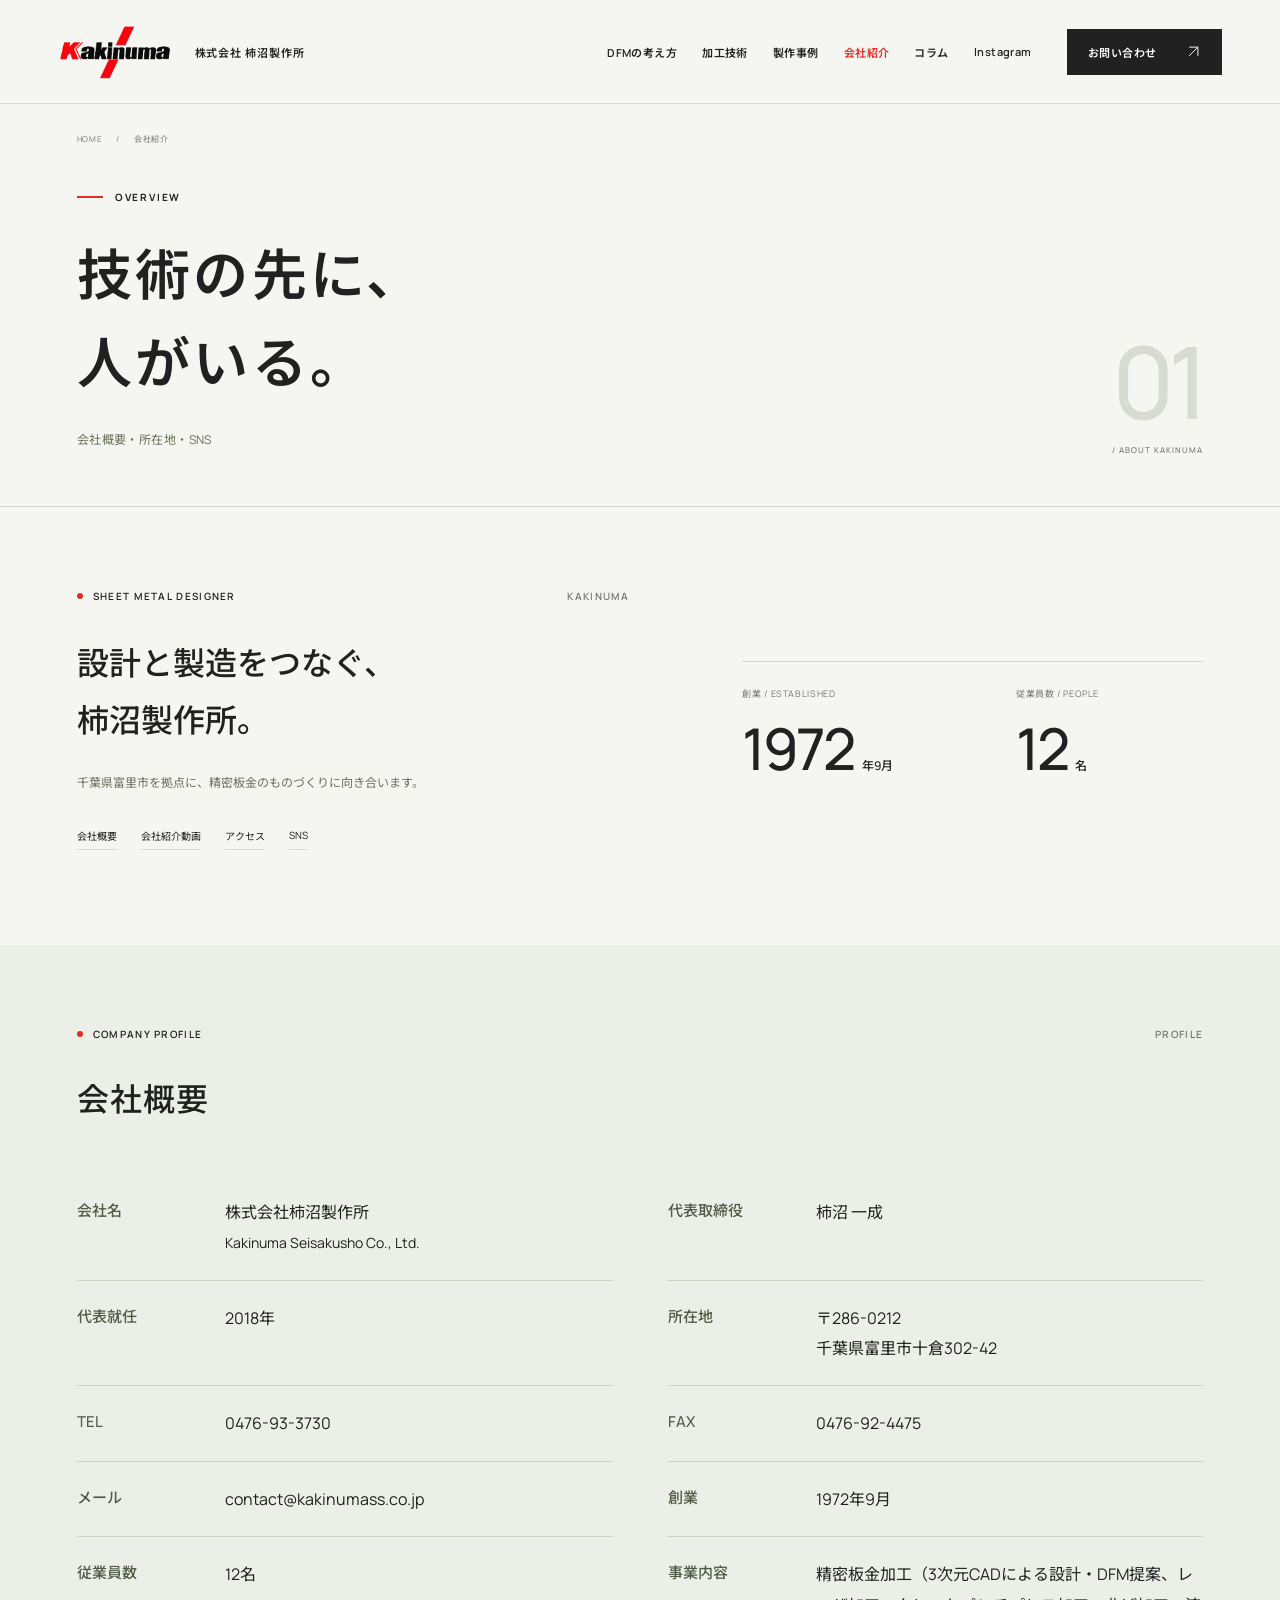
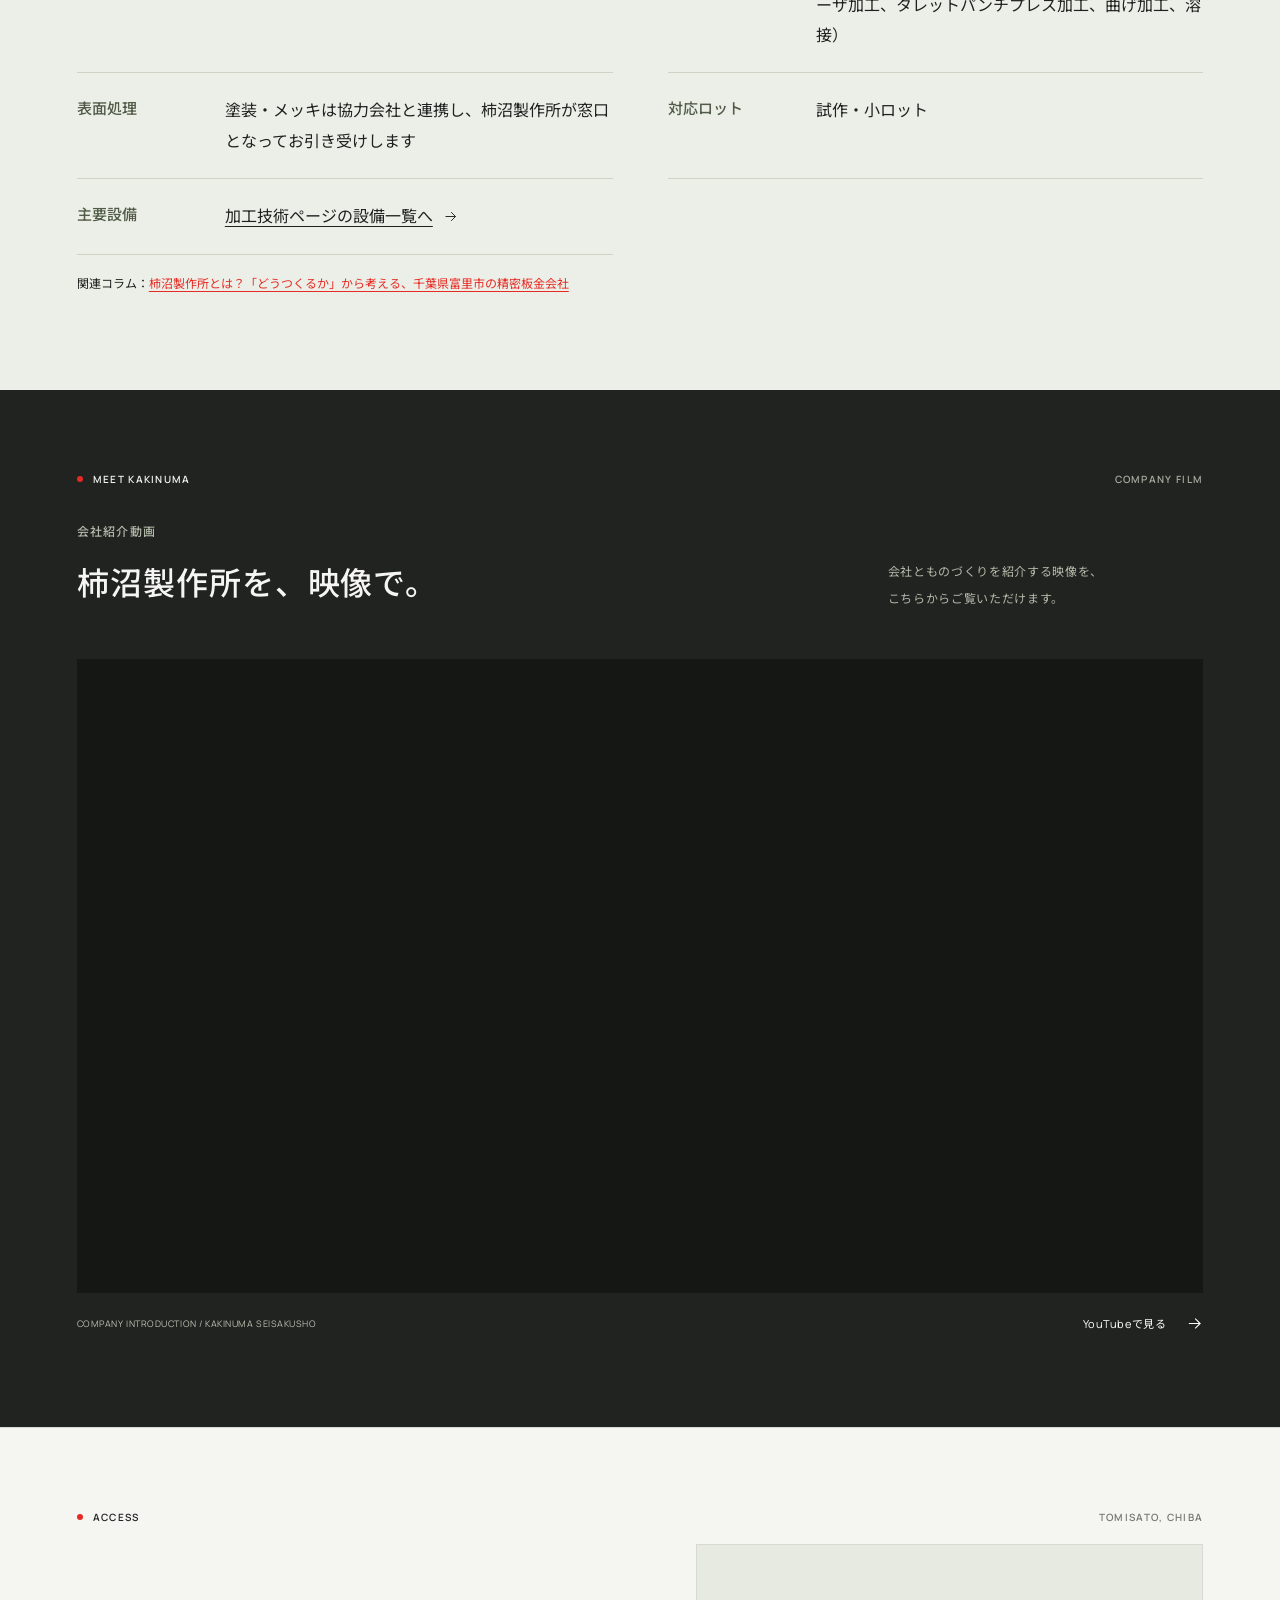
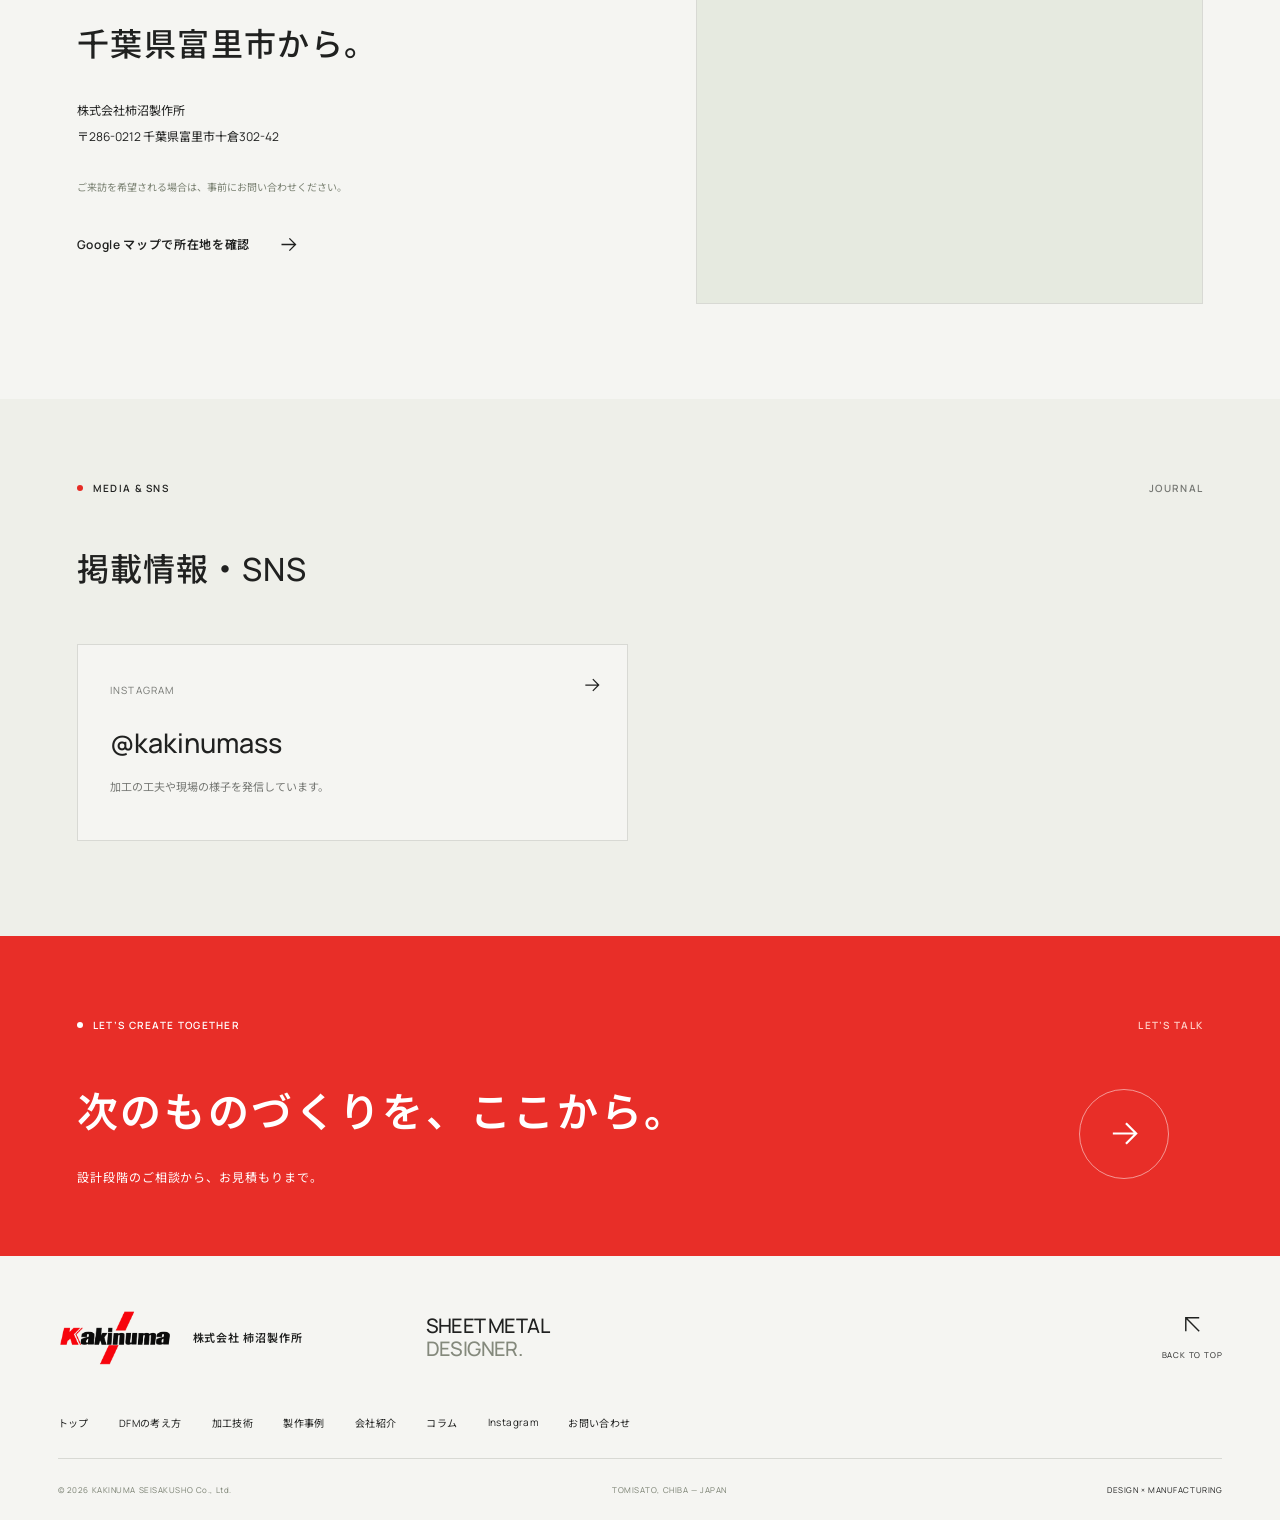
<file: about/index.html>
<!DOCTYPE html><html lang="ja"><head><meta charset="UTF-8"/><meta name="viewport" content="width=device-width, initial-scale=1.0"/><meta name="theme-color" content="#f5f5f2"/><title>会社紹介 | 柿沼製作所</title><meta name="description" content="株式会社柿沼製作所の会社概要。千葉県富里市の精密板金加工。創業1972年、従業員12名。所在地、会社紹介動画、SNSをご案内します。"/><meta property="og:title" content="会社紹介 | 柿沼製作所"/><meta property="og:description" content="株式会社柿沼製作所の会社概要。千葉県富里市の精密板金加工。創業1972年、従業員12名。"/><meta property="og:type" content="website"/><meta property="og:locale" content="ja_JP"/><link rel="icon" type="image/svg+xml" href="/static/favicon.svg"/><link rel="preconnect" href="https://fonts.googleapis.com"/><link rel="preconnect" href="https://fonts.gstatic.com" crossorigin="anonymous"/><link href="https://fonts.googleapis.com/css2?family=Manrope:wght@400;500;600;700;800&amp;family=Noto+Sans+JP:wght@400;500;600;700;800;900&amp;display=swap" rel="stylesheet"/><link href="/static/style.css" rel="stylesheet"/><link rel="canonical" href="https://kakinumass.com/about/"/><meta property="og:url" content="https://kakinumass.com/about/"/><meta property="og:image" content="https://kakinumass.com/static/pulley-product-card.jpg"/><meta property="og:site_name" content="株式会社柿沼製作所"/><script type="application/ld+json" data-aio="1">{"@context":"https://schema.org","@graph":[{"@type":"BreadcrumbList","itemListElement":[{"@type":"ListItem","position":1,"name":"トップ","item":"https://kakinumass.com/"},{"@type":"ListItem","position":2,"name":"会社紹介"}]},{"@type":"Person","@id":"https://kakinumass.com/about/#representative","name":"柿沼 一成","jobTitle":"代表取締役","worksFor":{"@id":"https://kakinumass.com/#organization"},"url":"https://kakinumass.com/about/"}]}</script></head><body><a class="skip-link" href="#main">本文へスキップ</a><header id="site-header" class="site-header"><a href="/" class="brand" aria-label="柿沼製作所 トップ"><img src="/static/kakinuma-logo.png" alt="Kakinuma" width="717" height="348"/><span>株式会社 柿沼製作所</span></a><nav id="main-navigation" aria-label="メインナビゲーション"><a href="/dfm">DFMの考え方</a><a href="/technology">加工技術</a><a href="/works">製作事例</a><a href="/about" aria-current="page">会社紹介</a><a href="/column">コラム</a><a href="/instagram">Instagram</a><a href="/contact" class="nav-contact">お問い合わせ<svg viewBox="0 0 24 24" fill="none" aria-hidden="true"><path d="M5 19 19 5M5 5h14v14" stroke="currentColor" stroke-width="1.5"></path></svg></a></nav><button id="menu-toggle" class="menu-toggle" aria-label="メニューを開く" aria-expanded="false" aria-controls="main-navigation"><span></span><span></span></button></header><main id="main"><div class="company-review-pages"><section class="page-hero company-page-hero"><nav class="breadcrumb" aria-label="パンくずリスト"><a href="/">HOME</a><span>/</span><span aria-current="page">会社紹介</span></nav><div class="page-title-grid"><div><p class="eyebrow"><span class="red-line"></span>OVERVIEW</p><h1>技術の先に、<br/>人がいる。</h1><p class="page-lead">会社概要・所在地・SNS</p></div><span class="page-number" aria-hidden="true">01<span> / ABOUT KAKINUMA</span></span></div></section><section id="company-introduction" class="section-space company-introduction"><div class="company-introduction-copy"><p class="section-label"><span class="red-dot"></span>SHEET METAL DESIGNER<span class="section-number">KAKINUMA</span></p><h2>設計と製造をつなぐ、<br/>柿沼製作所。</h2><p>千葉県富里市を拠点に、精密板金のものづくりに向き合います。</p><nav class="company-jump" aria-label="会社紹介の項目"><a href="#company">会社概要</a><a href="#company-film">会社紹介動画</a><a href="#access">アクセス</a><a href="#media">SNS</a></nav></div><dl class="company-facts"><div><dt>創業 / ESTABLISHED</dt><dd>1972<span>年9月</span></dd></div><div><dt>従業員数 / PEOPLE</dt><dd>12<span>名</span></dd></div></dl></section><section id="company" class="section-space company-profile-section"><p class="section-label"><span class="red-dot"></span>COMPANY PROFILE<span class="section-number">PROFILE</span></p><div class="section-heading"><h2>会社概要</h2></div><dl class="company-profile-list"><div><dt>会社名</dt><dd><div class="profile-value">株式会社柿沼製作所<br/><small>Kakinuma Seisakusho Co., Ltd.</small></div></dd></div><div><dt>代表取締役</dt><dd><div class="profile-value">柿沼 一成</div></dd></div><div><dt>代表就任</dt><dd><div class="profile-value">2018年</div></dd></div><div><dt>所在地</dt><dd><div class="profile-value">〒286-0212<br/>千葉県富里市十倉302-42</div></dd></div><div><dt>TEL</dt><dd><div class="profile-value">0476-93-3730</div></dd></div><div><dt>FAX</dt><dd><div class="profile-value">0476-92-4475</div></dd></div><div><dt>メール</dt><dd><div class="profile-value">contact@kakinumass.co.jp</div></dd></div><div><dt>創業</dt><dd><div class="profile-value">1972年9月</div></dd></div><div><dt>従業員数</dt><dd><div class="profile-value">12名</div></dd></div><div><dt>事業内容</dt><dd><div class="profile-value">精密板金加工（3次元CADによる設計・DFM提案、レーザ加工、タレットパンチプレス加工、曲げ加工、溶接）</div></dd></div><div><dt>表面処理</dt><dd><div class="profile-value">塗装・メッキは協力会社と連携し、柿沼製作所が窓口となってお引き受けします</div></dd></div><div><dt>対応ロット</dt><dd><div class="profile-value">試作・小ロット</div></dd></div><div><dt>主要設備</dt><dd><div class="profile-value"><a href="/technology#equipment">加工技術ページの設備一覧へ<svg viewBox="0 0 24 24" fill="none" aria-hidden="true"><path d="M4 12h16M13 5l7 7-7 7" stroke="currentColor" stroke-width="1.5"></path></svg></a></div></dd></div></dl><p class="column-related">関連コラム：<a href="/column/kakinuma-seisakusho/">柿沼製作所とは？「どうつくるか」から考える、千葉県富里市の精密板金会社</a></p></section><section id="company-film" class="section-space company-film"><p class="section-label"><span class="red-dot"></span>MEET KAKINUMA<span class="section-number">COMPANY FILM</span></p><div class="section-heading"><div><p class="section-kicker">会社紹介動画</p><h2>柿沼製作所を、映像で。</h2></div><p>会社とものづくりを紹介する映像を、<br/>こちらからご覧いただけます。</p></div><div class="company-video"><iframe src="https://www.youtube-nocookie.com/embed/X4dyCx2qvk0?rel=0" title="会社紹介動画【株式会社柿沼製作所】" width="1280" height="720" loading="lazy" referrerpolicy="strict-origin-when-cross-origin" allow="accelerometer; autoplay; clipboard-write; encrypted-media; gyroscope; picture-in-picture; web-share" allowfullscreen=""></iframe></div><div class="film-footer"><span>COMPANY INTRODUCTION / KAKINUMA SEISAKUSHO</span><a href="https://www.youtube.com/watch?v=X4dyCx2qvk0" target="_blank" rel="noopener noreferrer">YouTubeで見る<svg viewBox="0 0 24 24" fill="none" aria-hidden="true"><path d="M4 12h16M13 5l7 7-7 7" stroke="currentColor" stroke-width="1.5"></path></svg></a></div></section><section id="access" class="access-section section-space"><p class="section-label"><span class="red-dot"></span>ACCESS<span class="section-number">TOMISATO, CHIBA</span></p><div class="access-grid"><div><h2>千葉県富里市から。</h2><p>株式会社柿沼製作所<br/>〒286-0212 千葉県富里市十倉302-42</p><p class="source-note">ご来訪を希望される場合は、事前にお問い合わせください。</p><a class="text-link" href="https://www.google.com/maps/search/?api=1&amp;query=%E6%A0%AA%E5%BC%8F%E4%BC%9A%E7%A4%BE%E6%9F%BF%E6%B2%BC%E8%A3%BD%E4%BD%9C%E6%89%80%20%E5%8D%83%E8%91%89%E7%9C%8C%E5%AF%8C%E9%87%8C%E5%B8%82%E5%8D%81%E5%80%89302-42" target="_blank" rel="noopener noreferrer">Google マップで所在地を確認<svg viewBox="0 0 24 24" fill="none" aria-hidden="true"><path d="M4 12h16M13 5l7 7-7 7" stroke="currentColor" stroke-width="1.5"></path></svg></a></div><div class="access-map"><iframe src="https://www.google.com/maps?q=%E5%8D%83%E8%91%89%E7%9C%8C%E5%AF%8C%E9%87%8C%E5%B8%82%E5%8D%81%E5%80%89302-42%20%E6%9F%BF%E6%B2%BC%E8%A3%BD%E4%BD%9C%E6%89%80&amp;output=embed&amp;hl=ja&amp;z=16" title="株式会社柿沼製作所の所在地：千葉県富里市十倉302-42" width="640" height="400" loading="lazy" referrerpolicy="strict-origin-when-cross-origin" allowfullscreen=""></iframe></div></div></section><section id="media" class="section-space company-media"><p class="section-label"><span class="red-dot"></span>MEDIA &amp; SNS<span class="section-number">JOURNAL</span></p><div class="section-heading"><h2>掲載情報・SNS</h2></div><div class="company-social-links"><a href="/instagram"><span>INSTAGRAM</span><h3>@kakinumass</h3><p>加工の工夫や現場の様子を発信しています。</p><svg viewBox="0 0 24 24" fill="none" aria-hidden="true"><path d="M4 12h16M13 5l7 7-7 7" stroke="currentColor" stroke-width="1.5"></path></svg></a></div></section><section class="contact compact-contact section-space"><p class="section-label"><span class="red-dot"></span>LET’S CREATE TOGETHER<span class="section-number">LET’S TALK</span></p><div class="contact-heading"><div><h2>次のものづくりを、ここから。</h2><p>設計段階のご相談から、お見積もりまで。</p></div><a href="/contact" class="contact-arrow" aria-label="お問い合わせページへ"><svg viewBox="0 0 24 24" fill="none" aria-hidden="true"><path d="M4 12h16M13 5l7 7-7 7" stroke="currentColor" stroke-width="1.5"></path></svg></a></div></section></div></main><footer class="site-footer"><div class="footer-top"><a href="/" class="brand footer-brand" aria-label="柿沼製作所 トップ"><img src="/static/kakinuma-logo.png" alt="Kakinuma" width="717" height="348"/><span>株式会社 柿沼製作所</span></a><p>SHEET METAL<br/><strong>DESIGNER.</strong></p><a href="#site-header" class="back-top" aria-label="ページの先頭へ"><svg viewBox="0 0 24 24" fill="none" aria-hidden="true"><path d="M5 19 19 5M5 5h14v14" stroke="currentColor" stroke-width="1.5"></path></svg>BACK TO TOP</a></div><nav class="footer-nav" aria-label="フッターナビゲーション"><a href="/">トップ</a><a href="/dfm">DFMの考え方</a><a href="/technology">加工技術</a><a href="/works">製作事例</a><a href="/about">会社紹介</a><a href="/column">コラム</a><a href="/instagram">Instagram</a><a href="/contact">お問い合わせ</a></nav><div class="footer-bottom"><span>© 2026 KAKINUMA SEISAKUSHO Co., Ltd.</span><span>TOMISATO, CHIBA — JAPAN</span><span>DESIGN × MANUFACTURING</span></div></footer><script src="/static/app.js" defer=""></script></body></html>
</file>
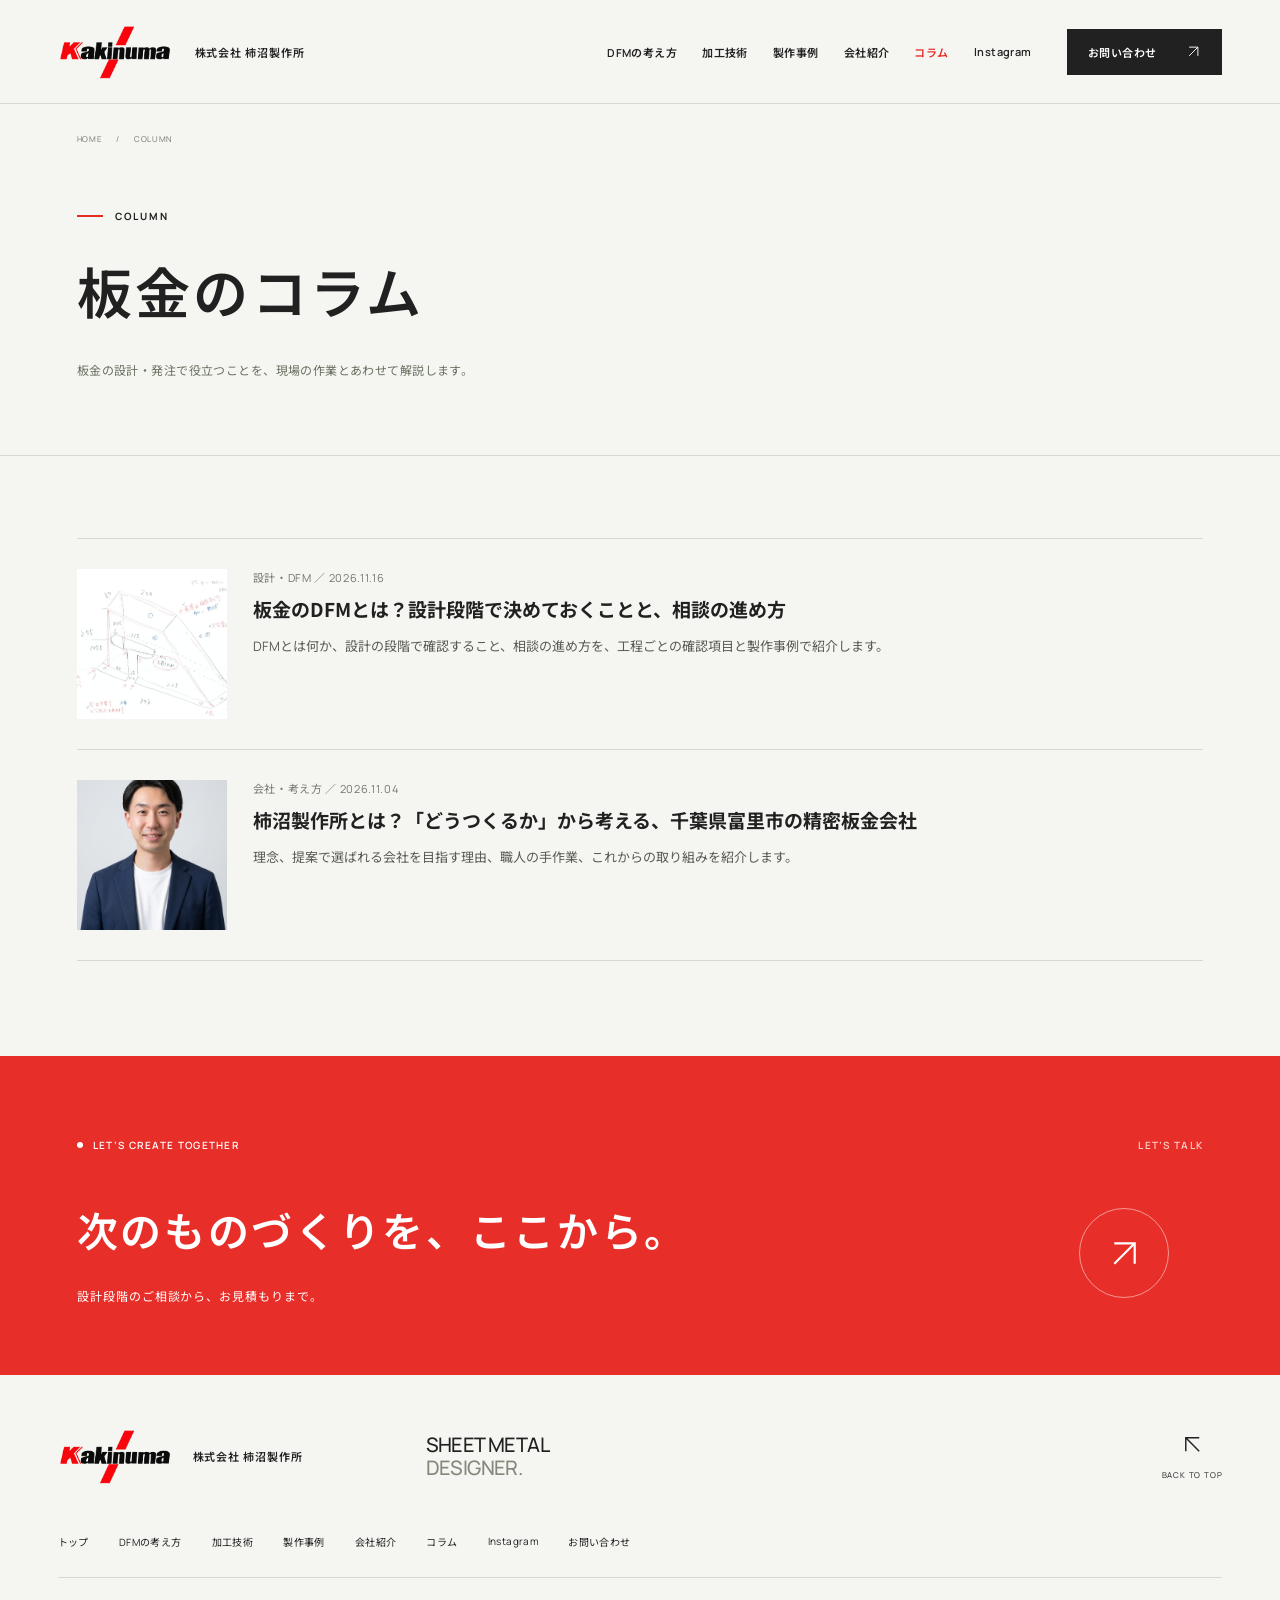
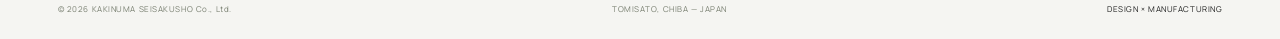
<file: column/index.html>
<!DOCTYPE html><html lang="ja"><head><meta charset="UTF-8"/><meta name="viewport" content="width=device-width, initial-scale=1.0"/><meta name="theme-color" content="#f5f5f2"/><title>コラム | 柿沼製作所</title><meta name="description" content="板金の設計・発注で役立つことを、千葉県富里市の精密板金加工会社、柿沼製作所が現場の作業とあわせて解説します。"/><meta property="og:title" content="コラム | 柿沼製作所"/><meta property="og:description" content="板金の設計・発注で役立つことを、千葉県富里市の精密板金加工会社、柿沼製作所が現場の作業とあわせて解説します。"/><meta property="og:type" content="website"/><meta property="og:locale" content="ja_JP"/><link rel="icon" type="image/svg+xml" href="/static/favicon.svg"/><link rel="preconnect" href="https://fonts.googleapis.com"/><link rel="preconnect" href="https://fonts.gstatic.com" crossorigin="anonymous"/><link href="https://fonts.googleapis.com/css2?family=Manrope:wght@400;500;600;700;800&amp;family=Noto+Sans+JP:wght@400;500;600;700;800;900&amp;display=swap" rel="stylesheet"/><link href="/static/style.css" rel="stylesheet"/><link rel="canonical" href="https://kakinumass.com/column/"/><meta property="og:url" content="https://kakinumass.com/column/"/><meta property="og:image" content="https://kakinumass.com/static/president.jpg"/><meta property="og:site_name" content="株式会社柿沼製作所"/><script type="application/ld+json" data-aio="1">{"@context":"https://schema.org","@graph":[{"@type":"BreadcrumbList","itemListElement":[{"@type":"ListItem","position":1,"name":"トップ","item":"https://kakinumass.com/"},{"@type":"ListItem","position":2,"name":"コラム"}]}]}</script></head><body><a class="skip-link" href="#main">本文へスキップ</a><header id="site-header" class="site-header"><a href="/" class="brand" aria-label="柿沼製作所 トップ"><img src="/static/kakinuma-logo.png" alt="Kakinuma" width="717" height="348"/><span>株式会社 柿沼製作所</span></a><nav id="main-navigation" aria-label="メインナビゲーション"><a href="/dfm">DFMの考え方</a><a href="/technology">加工技術</a><a href="/works">製作事例</a><a href="/about">会社紹介</a><a href="/column" aria-current="page">コラム</a><a href="/instagram">Instagram</a><a href="/contact" class="nav-contact">お問い合わせ<svg viewBox="0 0 24 24" fill="none" aria-hidden="true"><path d="M5 19 19 5M5 5h14v14" stroke="currentColor" stroke-width="1.5"></path></svg></a></nav><button id="menu-toggle" class="menu-toggle" aria-label="メニューを開く" aria-expanded="false" aria-controls="main-navigation"><span></span><span></span></button></header><main id="main"><section class="page-hero"><nav class="breadcrumb" aria-label="パンくずリスト"><a href="/">HOME</a><span>/</span><span aria-current="page">COLUMN</span></nav><div class="page-title-grid"><div><p class="eyebrow"><span class="red-line"></span>COLUMN</p><h1>板金のコラム</h1><p class="page-lead">板金の設計・発注で役立つことを、現場の作業とあわせて解説します。</p></div></div></section><section class="section-space"><ul class="column-list"><li><a href="/column/sheet-metal-dfm/"><img src="/static/pulley-sketch.jpg" alt="確認事項が書き込まれたプーリーカバーの手書き図" loading="lazy"/><div><small>設計・DFM ／ 2026.11.16</small><strong>板金のDFMとは？設計段階で決めておくことと、相談の進め方</strong><span>DFMとは何か、設計の段階で確認すること、相談の進め方を、工程ごとの確認項目と製作事例で紹介します。</span></div></a></li><li><a href="/column/kakinuma-seisakusho/"><img src="/static/president.jpg" alt="代表取締役 柿沼一成" width="765" height="1024" loading="lazy"/><div><small>会社・考え方 ／ 2026.11.04</small><strong>柿沼製作所とは？「どうつくるか」から考える、千葉県富里市の精密板金会社</strong><span>理念、提案で選ばれる会社を目指す理由、職人の手作業、これからの取り組みを紹介します。</span></div></a></li></ul></section><section class="contact compact-contact section-space"><p class="section-label"><span class="red-dot"></span>LET’S CREATE TOGETHER<span class="section-number">LET’S TALK</span></p><div class="contact-heading"><div><h2>次のものづくりを、ここから。</h2><p>設計段階のご相談から、お見積もりまで。</p></div><a href="/contact" class="contact-arrow" aria-label="お問い合わせページへ"><svg viewBox="0 0 24 24" fill="none" aria-hidden="true"><path d="M5 19 19 5M5 5h14v14" stroke="currentColor" stroke-width="1.5"></path></svg></a></div></section></main><footer class="site-footer"><div class="footer-top"><a href="/" class="brand footer-brand" aria-label="柿沼製作所 トップ"><img src="/static/kakinuma-logo.png" alt="Kakinuma" width="717" height="348"/><span>株式会社 柿沼製作所</span></a><p>SHEET METAL<br/><strong>DESIGNER.</strong></p><a href="#site-header" class="back-top" aria-label="ページの先頭へ"><svg viewBox="0 0 24 24" fill="none" aria-hidden="true"><path d="M5 19 19 5M5 5h14v14" stroke="currentColor" stroke-width="1.5"></path></svg>BACK TO TOP</a></div><nav class="footer-nav" aria-label="フッターナビゲーション"><a href="/">トップ</a><a href="/dfm">DFMの考え方</a><a href="/technology">加工技術</a><a href="/works">製作事例</a><a href="/about">会社紹介</a><a href="/column">コラム</a><a href="/instagram">Instagram</a><a href="/contact">お問い合わせ</a></nav><div class="footer-bottom"><span>© 2026 KAKINUMA SEISAKUSHO Co., Ltd.</span><span>TOMISATO, CHIBA — JAPAN</span><span>DESIGN × MANUFACTURING</span></div></footer><script src="/static/app.js" defer=""></script></body></html>
</file>
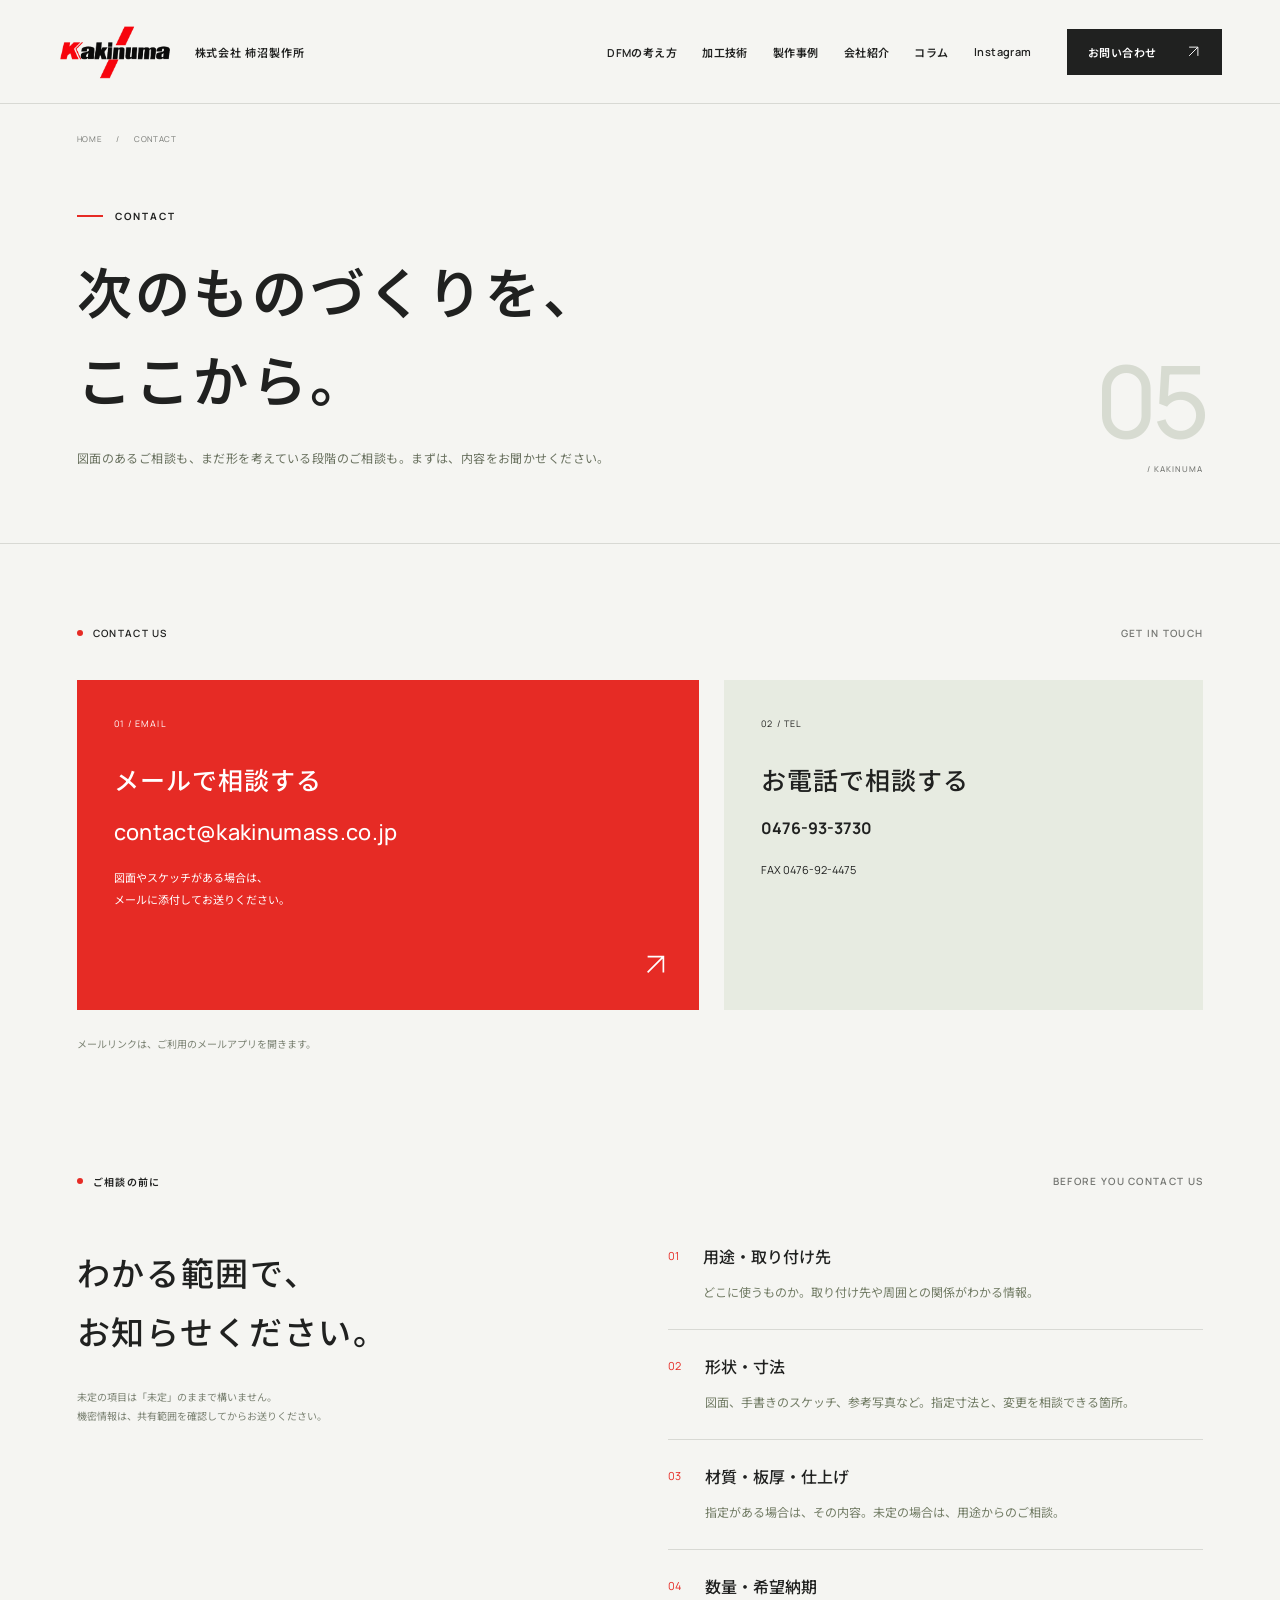
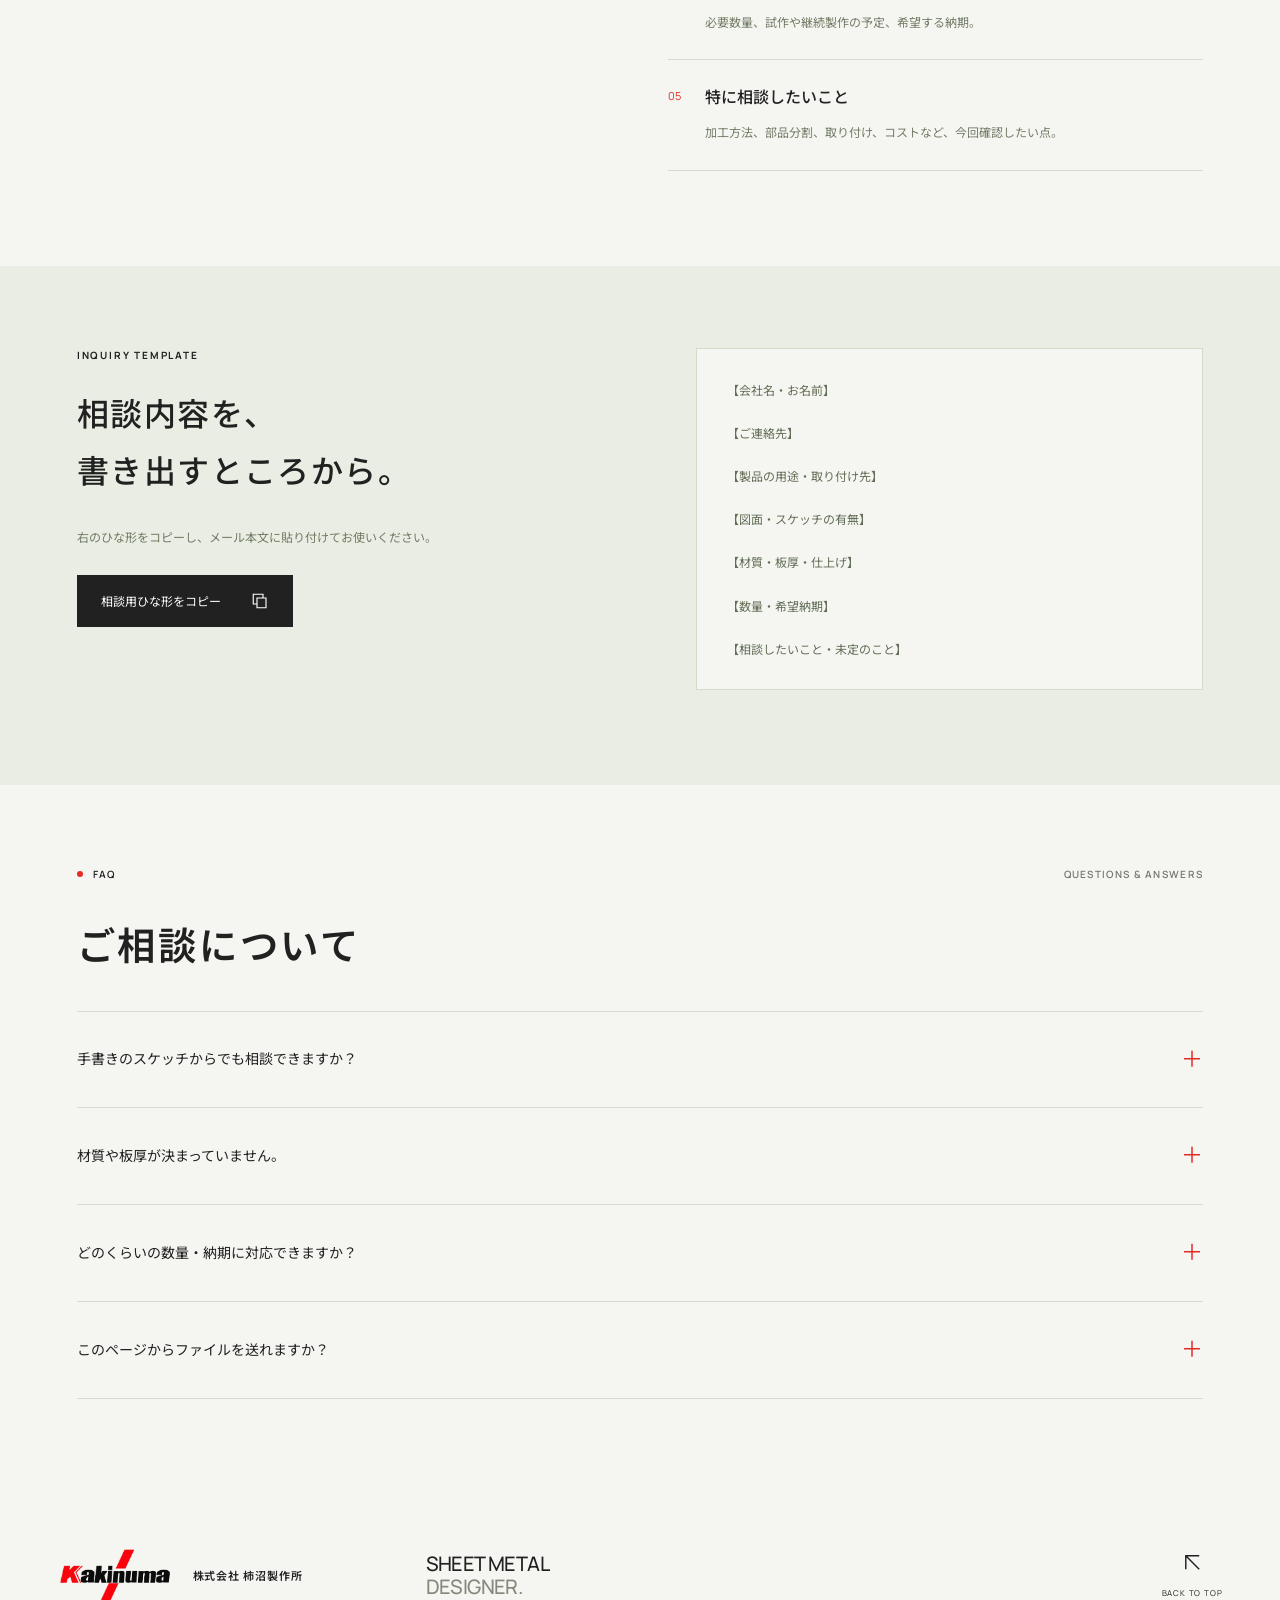
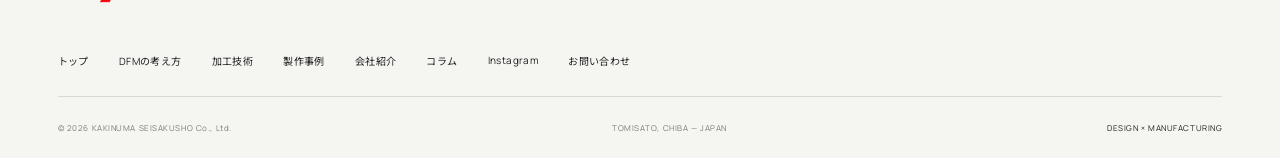
<file: contact/index.html>
<!DOCTYPE html><html lang="ja"><head><meta charset="UTF-8"/><meta name="viewport" content="width=device-width, initial-scale=1.0"/><meta name="theme-color" content="#f5f5f2"/><title>お問い合わせ・製作のご相談 | 柿沼製作所</title><meta name="description" content="図面や手書きのスケッチから、設計・製作についてご相談ください。問い合わせ先と、ご相談時にお知らせいただきたい情報をご案内します。"/><meta property="og:title" content="お問い合わせ・製作のご相談 | 柿沼製作所"/><meta property="og:description" content="図面や手書きのスケッチから、設計・製作についてご相談ください。問い合わせ先と、ご相談時にお知らせいただきたい情報をご案内します。"/><meta property="og:type" content="website"/><meta property="og:locale" content="ja_JP"/><link rel="icon" type="image/svg+xml" href="/static/favicon.svg"/><link rel="preconnect" href="https://fonts.googleapis.com"/><link rel="preconnect" href="https://fonts.gstatic.com" crossorigin="anonymous"/><link href="https://fonts.googleapis.com/css2?family=Manrope:wght@400;500;600;700;800&amp;family=Noto+Sans+JP:wght@400;500;600;700;800;900&amp;display=swap" rel="stylesheet"/><link href="/static/style.css" rel="stylesheet"/><link rel="canonical" href="https://kakinumass.com/contact/"/><meta property="og:url" content="https://kakinumass.com/contact/"/><meta property="og:image" content="https://kakinumass.com/static/pulley-product-card.jpg"/><meta property="og:site_name" content="株式会社柿沼製作所"/><script type="application/ld+json" data-aio="1">{"@context":"https://schema.org","@graph":[{"@type":"BreadcrumbList","itemListElement":[{"@type":"ListItem","position":1,"name":"トップ","item":"https://kakinumass.com/"},{"@type":"ListItem","position":2,"name":"お問い合わせ"}]},{"@type":"FAQPage","@id":"https://kakinumass.com/contact/#faq","mainEntity":[{"@type":"Question","name":"手書きのスケッチからでも相談できますか？","acceptedAnswer":{"@type":"Answer","text":"まずはお持ちの資料と、用途・必要な寸法をお送りください。掲載しているプーリーカバーの事例では、手書き図、3DCAD、製品の流れをご覧いただけます。個別の設計・製作の対応可否は内容を確認してご案内します。"}},{"@type":"Question","name":"材質や板厚が決まっていません。","acceptedAnswer":{"@type":"Answer","text":"用途や使用環境、必要な形状など、わかる情報をお知らせください。未定の項目を含めてご相談いただき、加工の条件とあわせて検討します。"}},{"@type":"Question","name":"どのくらいの数量・納期に対応できますか？","acceptedAnswer":{"@type":"Answer","text":"形状・材質・加工内容・数量・稼働状況によって異なります。必要数量と希望納期をお知らせください。このサイトでは一律の納期や最小ロットは設定していません。"}},{"@type":"Question","name":"このページからファイルを送れますか？","acceptedAnswer":{"@type":"Answer","text":"このページからファイルを送ることはできません。図面などの資料は、メールに添付してお送りください。"}}]}]}</script></head><body><a class="skip-link" href="#main">本文へスキップ</a><header id="site-header" class="site-header"><a href="/" class="brand" aria-label="柿沼製作所 トップ"><img src="/static/kakinuma-logo.png" alt="Kakinuma" width="717" height="348"/><span>株式会社 柿沼製作所</span></a><nav id="main-navigation" aria-label="メインナビゲーション"><a href="/dfm">DFMの考え方</a><a href="/technology">加工技術</a><a href="/works">製作事例</a><a href="/about">会社紹介</a><a href="/column">コラム</a><a href="/instagram">Instagram</a><a href="/contact" class="nav-contact" aria-current="page">お問い合わせ<svg viewBox="0 0 24 24" fill="none" aria-hidden="true"><path d="M5 19 19 5M5 5h14v14" stroke="currentColor" stroke-width="1.5"></path></svg></a></nav><button id="menu-toggle" class="menu-toggle" aria-label="メニューを開く" aria-expanded="false" aria-controls="main-navigation"><span></span><span></span></button></header><main id="main"><section class="page-hero"><nav class="breadcrumb" aria-label="パンくずリスト"><a href="/">HOME</a><span>/</span><span aria-current="page">CONTACT</span></nav><div class="page-title-grid"><div><p class="eyebrow"><span class="red-line"></span>CONTACT</p><h1>次のものづくりを、<br/>ここから。</h1><p class="page-lead">図面のあるご相談も、まだ形を考えている段階のご相談も。まずは、内容をお聞かせください。</p></div><span class="page-number" aria-hidden="true">05<span> / KAKINUMA</span></span></div></section><section class="section-space contact-methods"><p class="section-label"><span class="red-dot"></span>CONTACT US<span class="section-number">GET IN TOUCH</span></p><div class="contact-method-grid"><a class="email-contact-card" href="mailto:contact@kakinumass.co.jp?subject=%E8%A8%AD%E8%A8%88%E3%83%BB%E8%A3%BD%E4%BD%9C%E3%81%AE%E3%81%94%E7%9B%B8%E8%AB%87"><span>01 / EMAIL</span><h2>メールで相談する</h2><strong>contact@kakinumass.co.jp</strong><p>図面やスケッチがある場合は、<br/>メールに添付してお送りください。</p><svg viewBox="0 0 24 24" fill="none" aria-hidden="true"><path d="M5 19 19 5M5 5h14v14" stroke="currentColor" stroke-width="1.5"></path></svg></a><a class="web-contact-card" href="tel:0476933730"><span>02 / TEL</span><h2>お電話で相談する</h2><strong>0476-93-3730</strong><p>FAX 0476-92-4475</p></a></div><p class="source-note">メールリンクは、ご利用のメールアプリを開きます。</p></section><section class="section-space contact-preparation"><p class="section-label"><span class="red-dot"></span>ご相談の前に<span class="section-number">BEFORE YOU CONTACT US</span></p><div class="editorial-grid"><div><h2>わかる範囲で、<br/>お知らせください。</h2><p class="source-note">未定の項目は「未定」のままで構いません。<br/>機密情報は、共有範囲を確認してからお送りください。</p></div><div class="preparation-list"><article><span>01</span><div><h3>用途・取り付け先</h3><p>どこに使うものか。取り付け先や周囲との関係がわかる情報。</p></div></article><article><span>02</span><div><h3>形状・寸法</h3><p>図面、手書きのスケッチ、参考写真など。指定寸法と、変更を相談できる箇所。</p></div></article><article><span>03</span><div><h3>材質・板厚・仕上げ</h3><p>指定がある場合は、その内容。未定の場合は、用途からのご相談。</p></div></article><article><span>04</span><div><h3>数量・希望納期</h3><p>必要数量、試作や継続製作の予定、希望する納期。</p></div></article><article><span>05</span><div><h3>特に相談したいこと</h3><p>加工方法、部品分割、取り付け、コストなど、今回確認したい点。</p></div></article></div></div></section><section class="section-space template-section"><div><p class="eyebrow">INQUIRY TEMPLATE</p><h2>相談内容を、<br/>書き出すところから。</h2><p>右のひな形をコピーし、メール本文に貼り付けてお使いください。</p><button id="copy-template" class="template-copy">相談用ひな形をコピー<svg viewBox="0 0 24 24" fill="none" aria-hidden="true"><path d="M8 8h12v13H8zM16 8V3H3v13h5" stroke="currentColor" stroke-width="1.5"></path></svg></button><p id="copy-status" role="status" aria-live="polite"></p></div><pre id="inquiry-template">【会社名・お名前】

【ご連絡先】

【製品の用途・取り付け先】

【図面・スケッチの有無】

【材質・板厚・仕上げ】

【数量・希望納期】

【相談したいこと・未定のこと】
</pre></section><section class="section-space faq-section"><p class="section-label"><span class="red-dot"></span>FAQ<span class="section-number">QUESTIONS &amp; ANSWERS</span></p><div class="section-heading"><h2>ご相談について</h2></div><div class="faq-list"><details><summary>手書きのスケッチからでも相談できますか？<span>＋</span></summary><p>まずはお持ちの資料と、用途・必要な寸法をお送りください。掲載しているプーリーカバーの事例では、手書き図、3DCAD、製品の流れをご覧いただけます。個別の設計・製作の対応可否は内容を確認してご案内します。<a href="/works">製作事例を見る →</a></p></details><details><summary>材質や板厚が決まっていません。<span>＋</span></summary><p>用途や使用環境、必要な形状など、わかる情報をお知らせください。未定の項目を含めてご相談いただき、加工の条件とあわせて検討します。</p></details><details><summary>どのくらいの数量・納期に対応できますか？<span>＋</span></summary><p>形状・材質・加工内容・数量・稼働状況によって異なります。必要数量と希望納期をお知らせください。このサイトでは一律の納期や最小ロットは設定していません。</p></details><details><summary>このページからファイルを送れますか？<span>＋</span></summary><p>このページからファイルを送ることはできません。図面などの資料は、メールに添付してお送りください。</p></details></div></section></main><footer class="site-footer"><div class="footer-top"><a href="/" class="brand footer-brand" aria-label="柿沼製作所 トップ"><img src="/static/kakinuma-logo.png" alt="Kakinuma" width="717" height="348"/><span>株式会社 柿沼製作所</span></a><p>SHEET METAL<br/><strong>DESIGNER.</strong></p><a href="#site-header" class="back-top" aria-label="ページの先頭へ"><svg viewBox="0 0 24 24" fill="none" aria-hidden="true"><path d="M5 19 19 5M5 5h14v14" stroke="currentColor" stroke-width="1.5"></path></svg>BACK TO TOP</a></div><nav class="footer-nav" aria-label="フッターナビゲーション"><a href="/">トップ</a><a href="/dfm">DFMの考え方</a><a href="/technology">加工技術</a><a href="/works">製作事例</a><a href="/about">会社紹介</a><a href="/column">コラム</a><a href="/instagram">Instagram</a><a href="/contact">お問い合わせ</a></nav><div class="footer-bottom"><span>© 2026 KAKINUMA SEISAKUSHO Co., Ltd.</span><span>TOMISATO, CHIBA — JAPAN</span><span>DESIGN × MANUFACTURING</span></div></footer><script src="/static/app.js" defer=""></script></body></html>
</file>
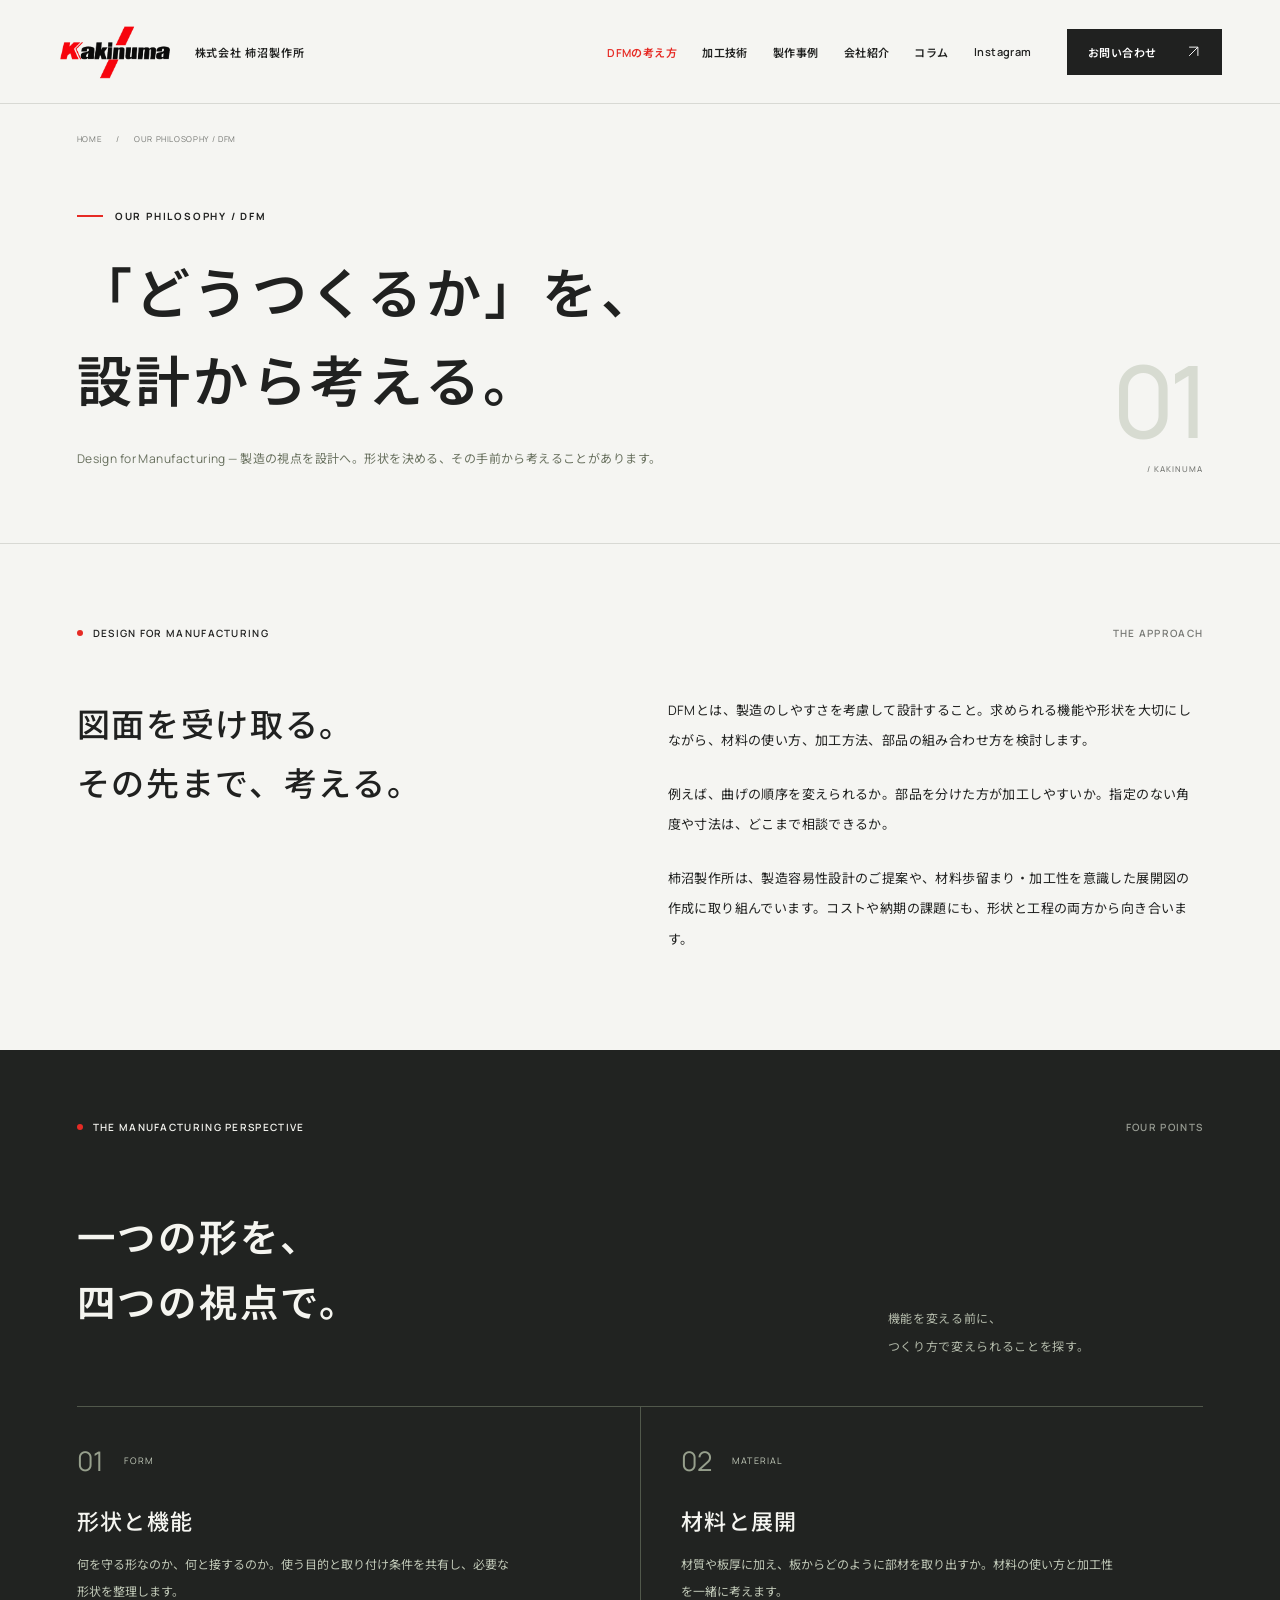
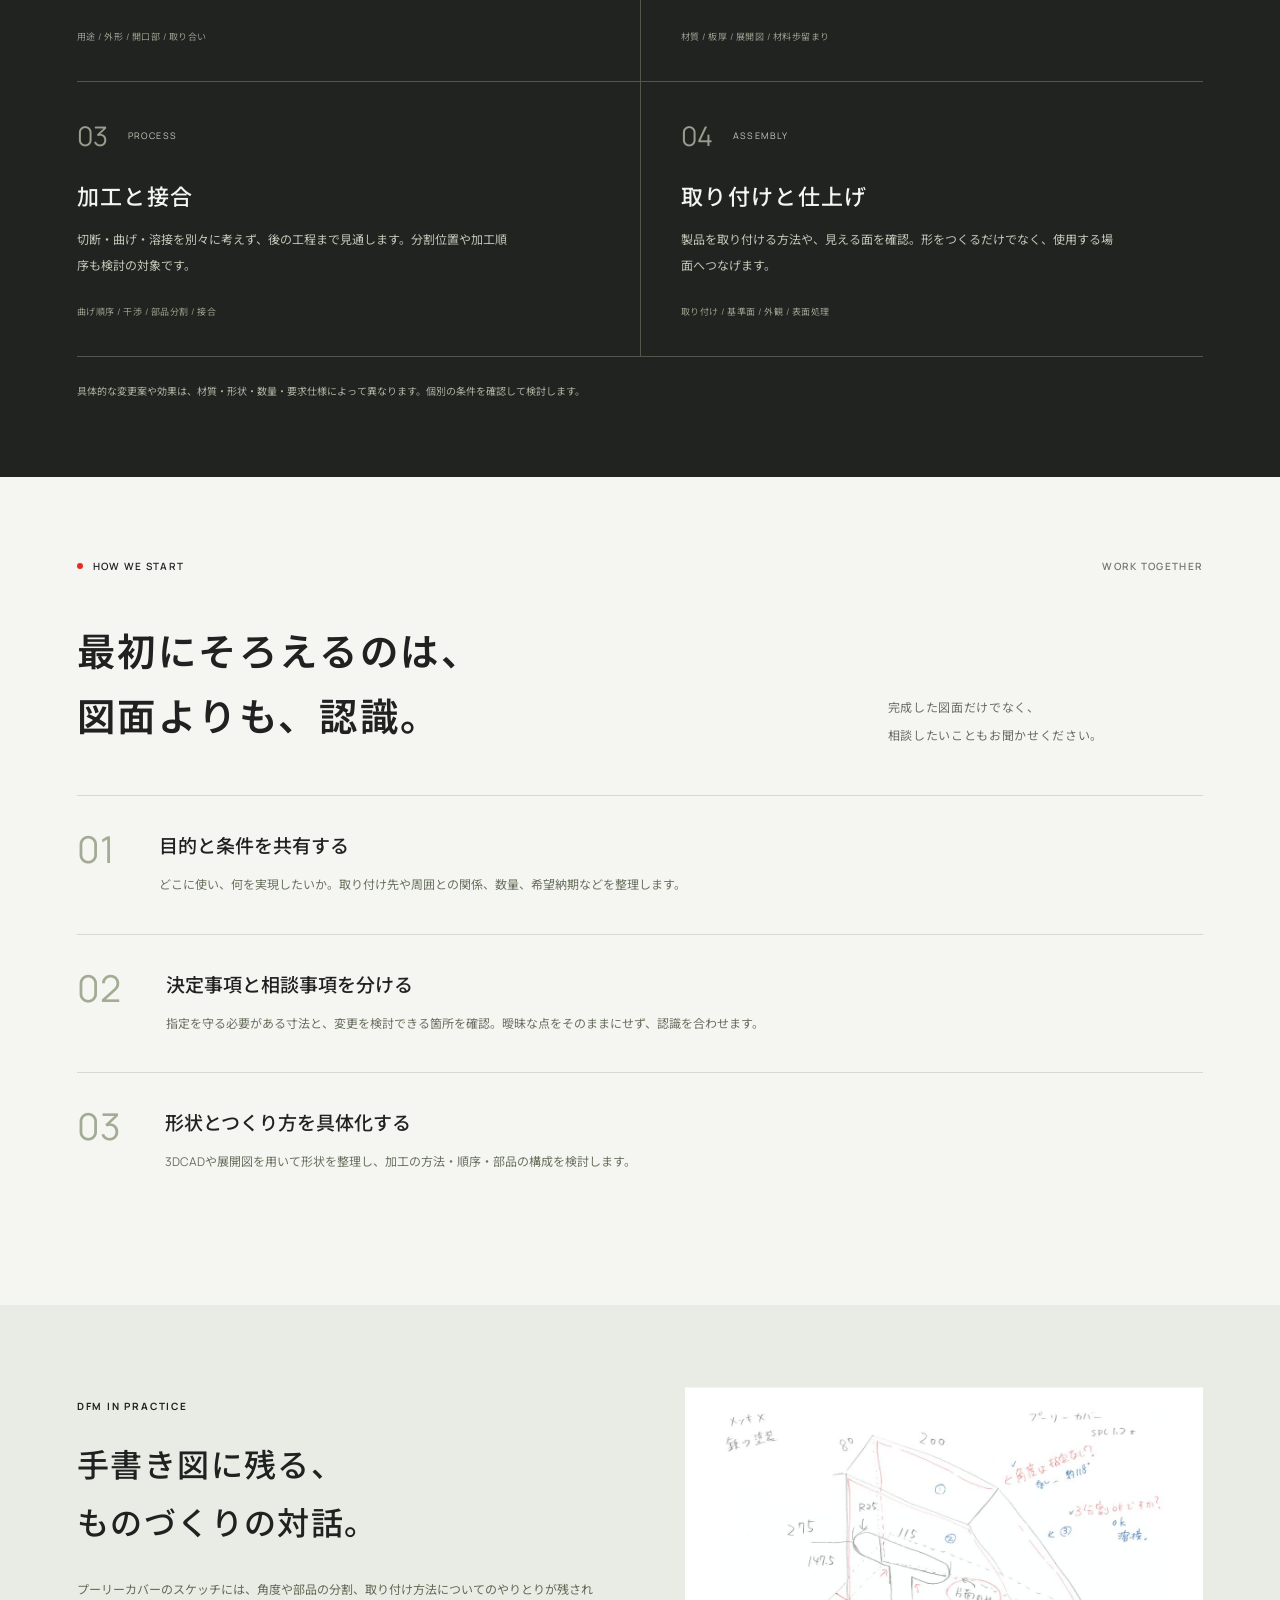
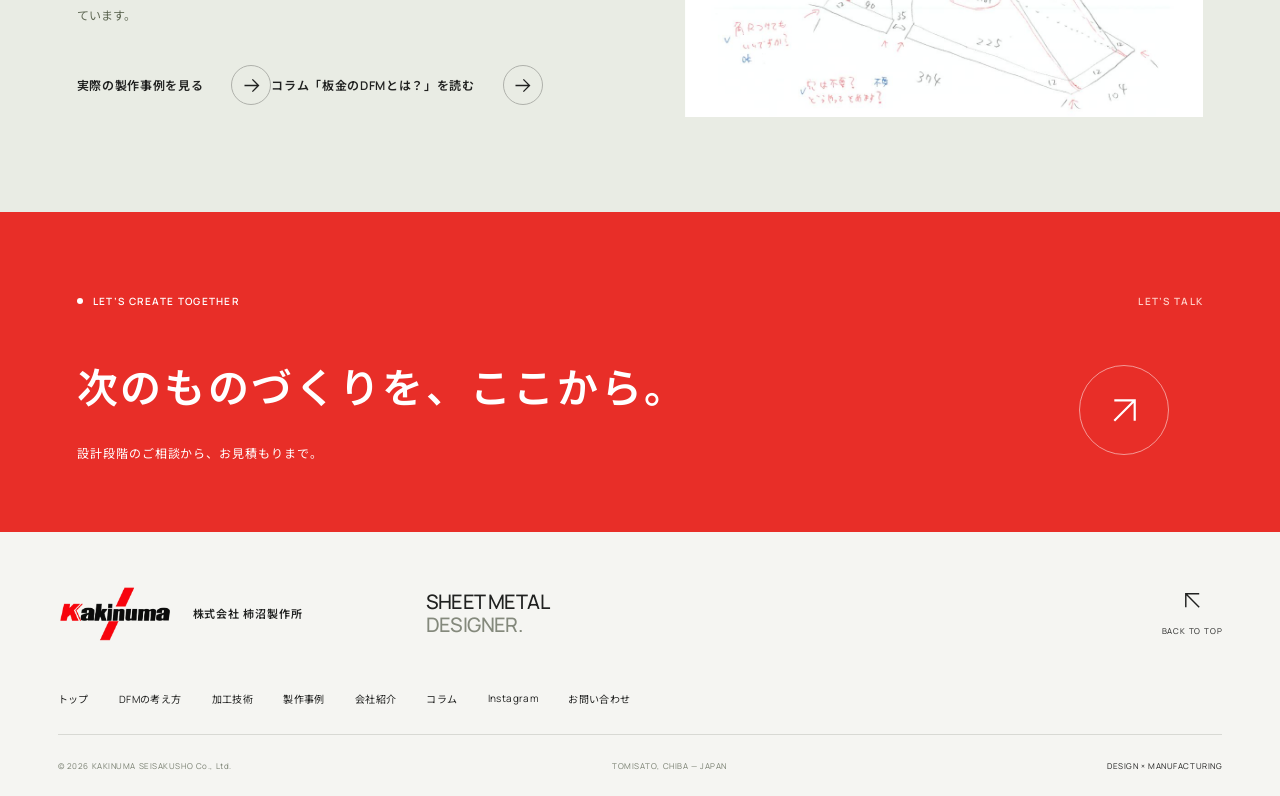
<file: dfm/index.html>
<!DOCTYPE html><html lang="ja"><head><meta charset="UTF-8"/><meta name="viewport" content="width=device-width, initial-scale=1.0"/><meta name="theme-color" content="#f5f5f2"/><title>DFM・私たちの考え方 | 柿沼製作所</title><meta name="description" content="形状、材料、曲げ、溶接、取り付け。「どうつくるか」を設計から考える、柿沼製作所のDFM（製造容易性設計）。"/><meta property="og:title" content="DFM・私たちの考え方 | 柿沼製作所"/><meta property="og:description" content="形状、材料、曲げ、溶接、取り付け。「どうつくるか」を設計から考える、柿沼製作所のDFM（製造容易性設計）。"/><meta property="og:type" content="website"/><meta property="og:locale" content="ja_JP"/><link rel="icon" type="image/svg+xml" href="/static/favicon.svg"/><link rel="preconnect" href="https://fonts.googleapis.com"/><link rel="preconnect" href="https://fonts.gstatic.com" crossorigin="anonymous"/><link href="https://fonts.googleapis.com/css2?family=Manrope:wght@400;500;600;700;800&amp;family=Noto+Sans+JP:wght@400;500;600;700;800;900&amp;display=swap" rel="stylesheet"/><link href="/static/style.css" rel="stylesheet"/><link rel="canonical" href="https://kakinumass.com/dfm/"/><meta property="og:url" content="https://kakinumass.com/dfm/"/><meta property="og:image" content="https://kakinumass.com/static/pulley-product-card.jpg"/><meta property="og:site_name" content="株式会社柿沼製作所"/><script type="application/ld+json" data-aio="1">{"@context":"https://schema.org","@graph":[{"@type":"BreadcrumbList","itemListElement":[{"@type":"ListItem","position":1,"name":"トップ","item":"https://kakinumass.com/"},{"@type":"ListItem","position":2,"name":"DFMの考え方"}]}]}</script></head><body><a class="skip-link" href="#main">本文へスキップ</a><header id="site-header" class="site-header"><a href="/" class="brand" aria-label="柿沼製作所 トップ"><img src="/static/kakinuma-logo.png" alt="Kakinuma" width="717" height="348"/><span>株式会社 柿沼製作所</span></a><nav id="main-navigation" aria-label="メインナビゲーション"><a href="/dfm" aria-current="page">DFMの考え方</a><a href="/technology">加工技術</a><a href="/works">製作事例</a><a href="/about">会社紹介</a><a href="/column">コラム</a><a href="/instagram">Instagram</a><a href="/contact" class="nav-contact">お問い合わせ<svg viewBox="0 0 24 24" fill="none" aria-hidden="true"><path d="M5 19 19 5M5 5h14v14" stroke="currentColor" stroke-width="1.5"></path></svg></a></nav><button id="menu-toggle" class="menu-toggle" aria-label="メニューを開く" aria-expanded="false" aria-controls="main-navigation"><span></span><span></span></button></header><main id="main"><section class="page-hero"><nav class="breadcrumb" aria-label="パンくずリスト"><a href="/">HOME</a><span>/</span><span aria-current="page">OUR PHILOSOPHY / DFM</span></nav><div class="page-title-grid"><div><p class="eyebrow"><span class="red-line"></span>OUR PHILOSOPHY / DFM</p><h1>「どうつくるか」を、<br/>設計から考える。</h1><p class="page-lead">Design for Manufacturing — 製造の視点を設計へ。形状を決める、その手前から考えることがあります。</p></div><span class="page-number" aria-hidden="true">01<span> / KAKINUMA</span></span></div></section><section class="section-space dfm-intro"><p class="section-label"><span class="red-dot"></span>DESIGN FOR MANUFACTURING<span class="section-number">THE APPROACH</span></p><div class="editorial-grid"><h2>図面を受け取る。<br/>その先まで、考える。</h2><div class="prose"><p>DFMとは、製造のしやすさを考慮して設計すること。求められる機能や形状を大切にしながら、材料の使い方、加工方法、部品の組み合わせ方を検討します。</p><p>例えば、曲げの順序を変えられるか。部品を分けた方が加工しやすいか。指定のない角度や寸法は、どこまで相談できるか。</p><p>柿沼製作所は、製造容易性設計のご提案や、材料歩留まり・加工性を意識した展開図の作成に取り組んでいます。コストや納期の課題にも、形状と工程の両方から向き合います。</p></div></div></section><section class="philosophy section-space dfm-lenses"><p class="section-label"><span class="red-dot"></span>THE MANUFACTURING PERSPECTIVE<span class="section-number">FOUR POINTS</span></p><div class="section-heading"><h2>一つの形を、<br/>四つの視点で。</h2><p>機能を変える前に、<br/>つくり方で変えられることを探す。</p></div><div class="lenses-grid"><article><p class="lens-index">01<span>FORM</span></p><h3>形状と機能</h3><p>何を守る形なのか、何と接するのか。使う目的と取り付け条件を共有し、必要な形状を整理します。</p><small>用途 / 外形 / 開口部 / 取り合い</small></article><article><p class="lens-index">02<span>MATERIAL</span></p><h3>材料と展開</h3><p>材質や板厚に加え、板からどのように部材を取り出すか。材料の使い方と加工性を一緒に考えます。</p><small>材質 / 板厚 / 展開図 / 材料歩留まり</small></article><article><p class="lens-index">03<span>PROCESS</span></p><h3>加工と接合</h3><p>切断・曲げ・溶接を別々に考えず、後の工程まで見通します。分割位置や加工順序も検討の対象です。</p><small>曲げ順序 / 干渉 / 部品分割 / 接合</small></article><article><p class="lens-index">04<span>ASSEMBLY</span></p><h3>取り付けと仕上げ</h3><p>製品を取り付ける方法や、見える面を確認。形をつくるだけでなく、使用する場面へつなげます。</p><small>取り付け / 基準面 / 外観 / 表面処理</small></article></div><p class="source-note">具体的な変更案や効果は、材質・形状・数量・要求仕様によって異なります。個別の条件を確認して検討します。</p></section><section class="section-space"><p class="section-label"><span class="red-dot"></span>HOW WE START<span class="section-number">WORK TOGETHER</span></p><div class="section-heading"><h2>最初にそろえるのは、<br/>図面よりも、認識。</h2><p>完成した図面だけでなく、<br/>相談したいこともお聞かせください。</p></div><ol class="consult-flow"><li><span>01</span><div><h3>目的と条件を共有する</h3><p>どこに使い、何を実現したいか。取り付け先や周囲との関係、数量、希望納期などを整理します。</p></div></li><li><span>02</span><div><h3>決定事項と相談事項を分ける</h3><p>指定を守る必要がある寸法と、変更を検討できる箇所を確認。曖昧な点をそのままにせず、認識を合わせます。</p></div></li><li><span>03</span><div><h3>形状とつくり方を具体化する</h3><p>3DCADや展開図を用いて形状を整理し、加工の方法・順序・部品の構成を検討します。</p></div></li></ol></section><section class="dfm-case section-space"><div><p class="eyebrow">DFM IN PRACTICE</p><h2>手書き図に残る、<br/>ものづくりの対話。</h2><p>プーリーカバーのスケッチには、角度や部品の分割、取り付け方法についてのやりとりが残されています。</p><a class="text-link" href="/works">実際の製作事例を見る<span class="circle-arrow"><svg viewBox="0 0 24 24" fill="none" aria-hidden="true"><path d="M4 12h16M13 5l7 7-7 7" stroke="currentColor" stroke-width="1.5"></path></svg></span></a><a class="text-link" href="/column/sheet-metal-dfm/">コラム「板金のDFMとは？」を読む<span class="circle-arrow"><svg viewBox="0 0 24 24" fill="none" aria-hidden="true"><path d="M4 12h16M13 5l7 7-7 7" stroke="currentColor" stroke-width="1.5"></path></svg></span></a></div><a href="/works"><img src="/static/pulley-sketch.jpg" alt="確認事項が書き込まれたプーリーカバーの手書き図" loading="lazy"/></a></section><section class="contact compact-contact section-space"><p class="section-label"><span class="red-dot"></span>LET’S CREATE TOGETHER<span class="section-number">LET’S TALK</span></p><div class="contact-heading"><div><h2>次のものづくりを、ここから。</h2><p>設計段階のご相談から、お見積もりまで。</p></div><a href="/contact" class="contact-arrow" aria-label="お問い合わせページへ"><svg viewBox="0 0 24 24" fill="none" aria-hidden="true"><path d="M5 19 19 5M5 5h14v14" stroke="currentColor" stroke-width="1.5"></path></svg></a></div></section></main><footer class="site-footer"><div class="footer-top"><a href="/" class="brand footer-brand" aria-label="柿沼製作所 トップ"><img src="/static/kakinuma-logo.png" alt="Kakinuma" width="717" height="348"/><span>株式会社 柿沼製作所</span></a><p>SHEET METAL<br/><strong>DESIGNER.</strong></p><a href="#site-header" class="back-top" aria-label="ページの先頭へ"><svg viewBox="0 0 24 24" fill="none" aria-hidden="true"><path d="M5 19 19 5M5 5h14v14" stroke="currentColor" stroke-width="1.5"></path></svg>BACK TO TOP</a></div><nav class="footer-nav" aria-label="フッターナビゲーション"><a href="/">トップ</a><a href="/dfm">DFMの考え方</a><a href="/technology">加工技術</a><a href="/works">製作事例</a><a href="/about">会社紹介</a><a href="/column">コラム</a><a href="/instagram">Instagram</a><a href="/contact">お問い合わせ</a></nav><div class="footer-bottom"><span>© 2026 KAKINUMA SEISAKUSHO Co., Ltd.</span><span>TOMISATO, CHIBA — JAPAN</span><span>DESIGN × MANUFACTURING</span></div></footer><script src="/static/app.js" defer=""></script></body></html>
</file>
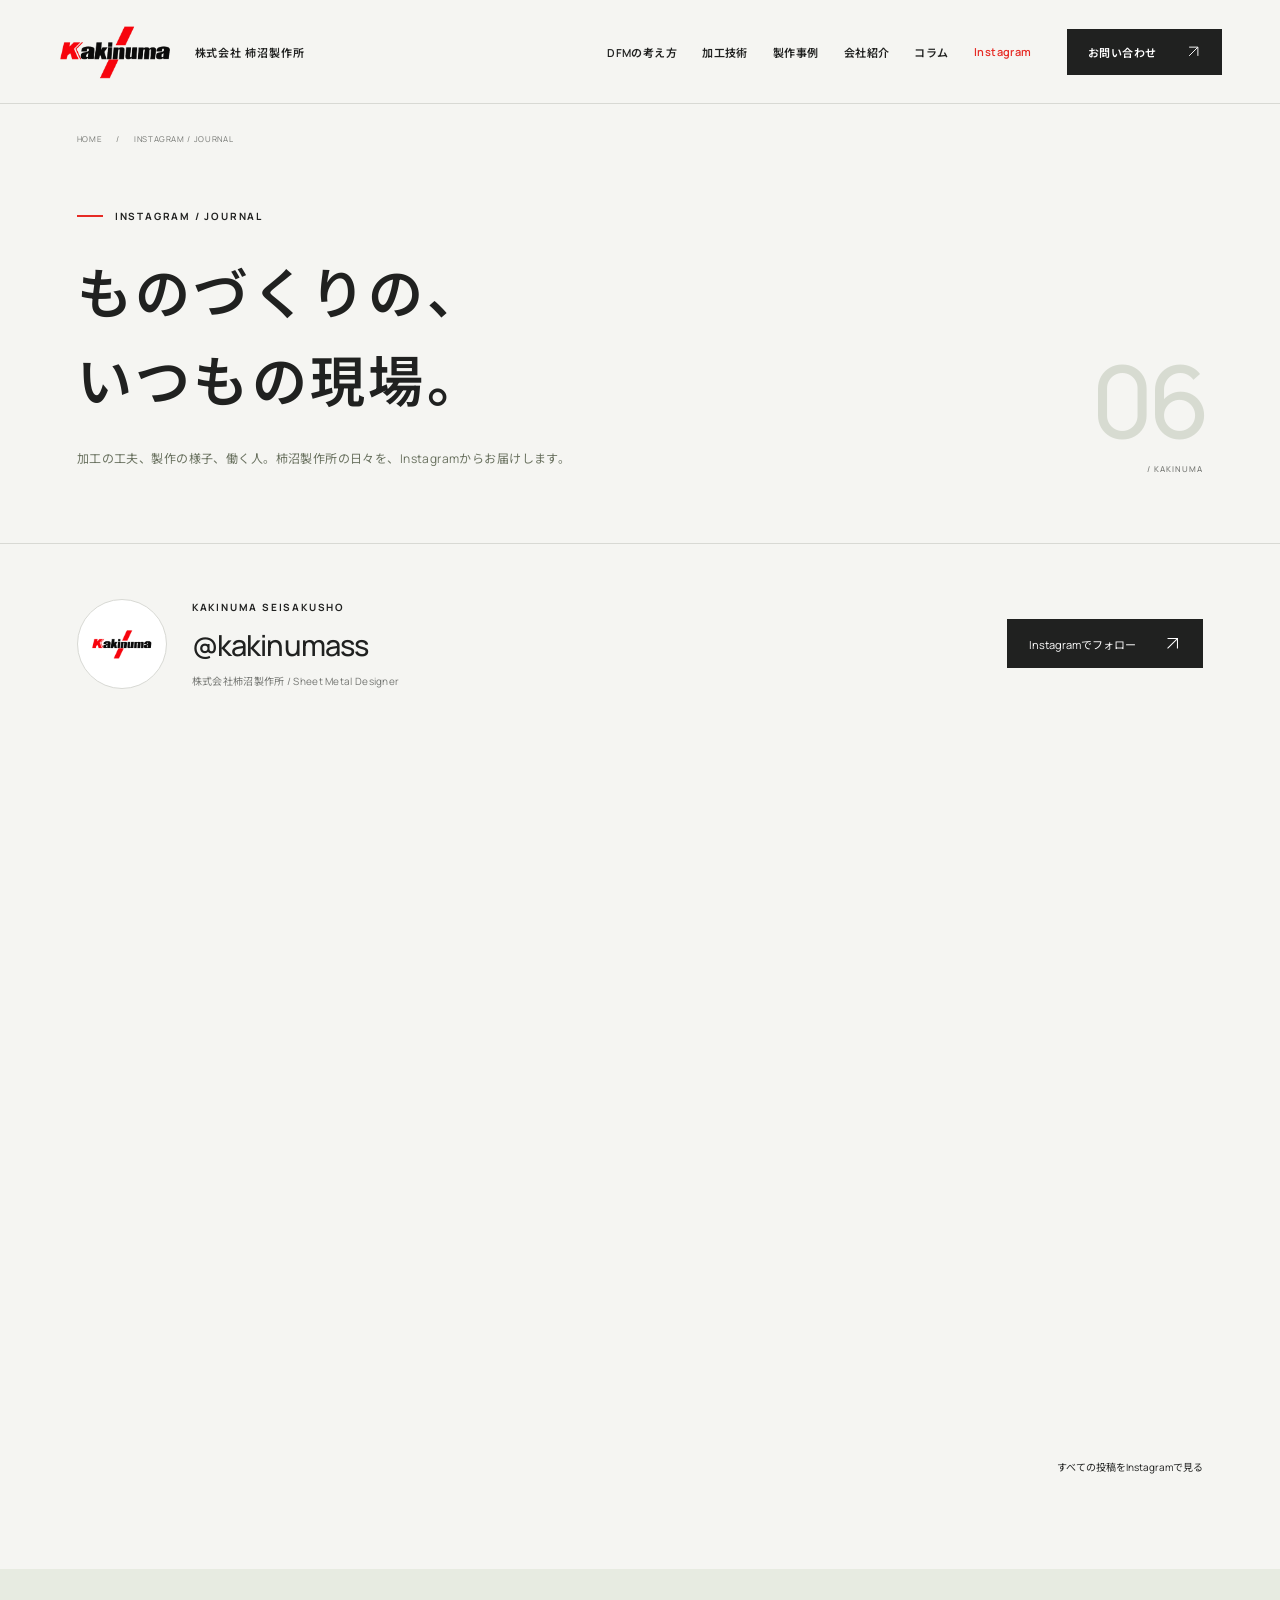
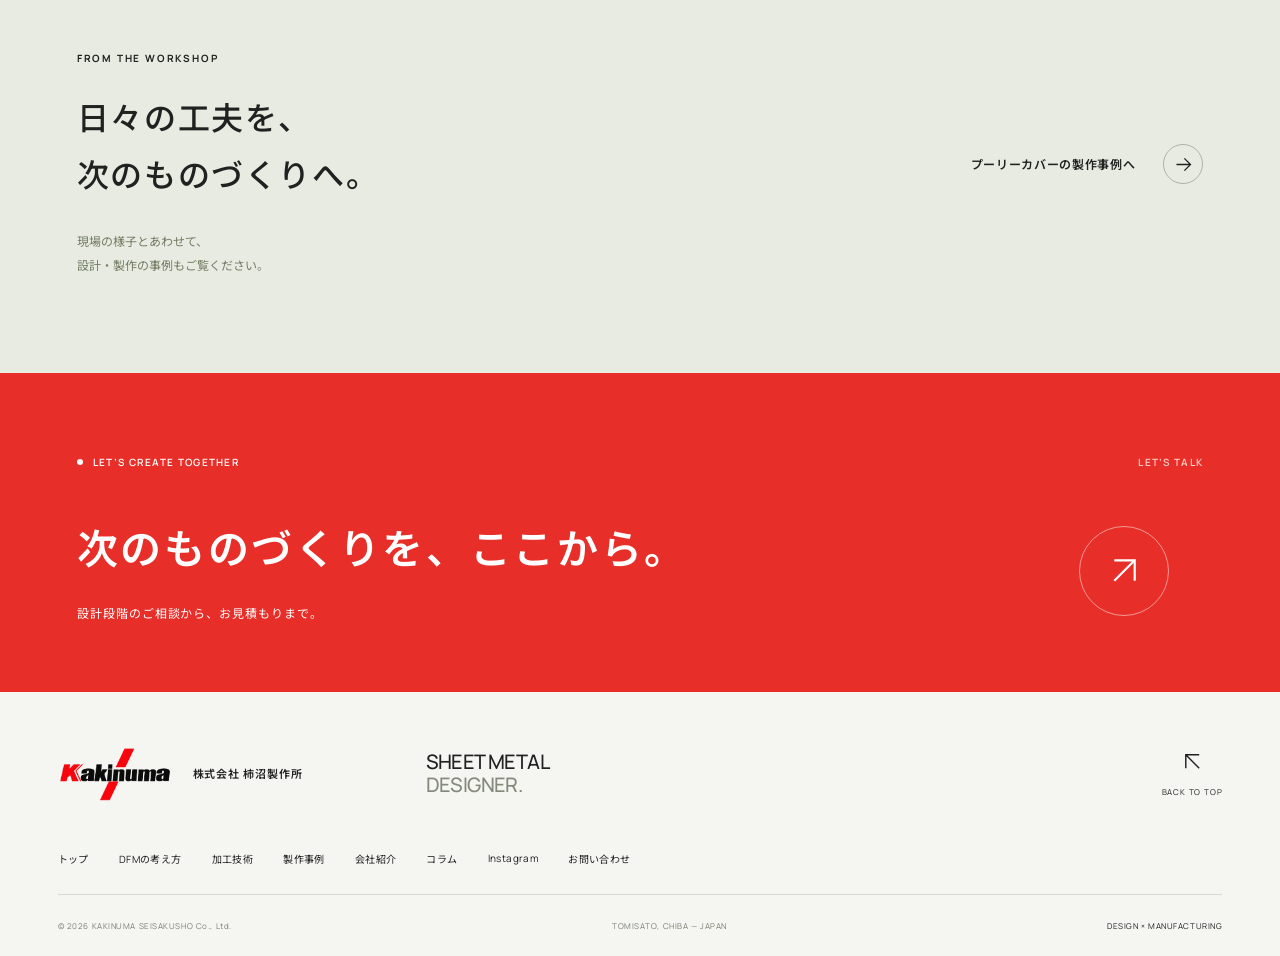
<file: instagram/index.html>
<!DOCTYPE html><html lang="ja"><head><meta charset="UTF-8"/><meta name="viewport" content="width=device-width, initial-scale=1.0"/><meta name="theme-color" content="#f5f5f2"/><title>Instagram・現場の日々 | 柿沼製作所</title><meta name="description" content="柿沼製作所のInstagram @kakinumass。加工の工夫、製作の様子、働く人を、新しい順にカード形式でご紹介します。"/><meta property="og:title" content="Instagram・現場の日々 | 柿沼製作所"/><meta property="og:description" content="柿沼製作所のInstagram @kakinumass。加工の工夫、製作の様子、働く人を、新しい順にカード形式でご紹介します。"/><meta property="og:type" content="website"/><meta property="og:locale" content="ja_JP"/><link rel="icon" type="image/svg+xml" href="/static/favicon.svg"/><link rel="preconnect" href="https://fonts.googleapis.com"/><link rel="preconnect" href="https://fonts.gstatic.com" crossorigin="anonymous"/><link href="https://fonts.googleapis.com/css2?family=Manrope:wght@400;500;600;700;800&amp;family=Noto+Sans+JP:wght@400;500;600;700;800;900&amp;display=swap" rel="stylesheet"/><link href="/static/style.css" rel="stylesheet"/><link rel="canonical" href="https://kakinumass.com/instagram/"/><meta property="og:url" content="https://kakinumass.com/instagram/"/><meta property="og:image" content="https://kakinumass.com/static/pulley-product-card.jpg"/><meta property="og:site_name" content="株式会社柿沼製作所"/><script type="application/ld+json" data-aio="1">{"@context":"https://schema.org","@graph":[{"@type":"BreadcrumbList","itemListElement":[{"@type":"ListItem","position":1,"name":"トップ","item":"https://kakinumass.com/"},{"@type":"ListItem","position":2,"name":"Instagram"}]}]}</script></head><body><a class="skip-link" href="#main">本文へスキップ</a><header id="site-header" class="site-header"><a href="/" class="brand" aria-label="柿沼製作所 トップ"><img src="/static/kakinuma-logo.png" alt="Kakinuma" width="717" height="348"/><span>株式会社 柿沼製作所</span></a><nav id="main-navigation" aria-label="メインナビゲーション"><a href="/dfm">DFMの考え方</a><a href="/technology">加工技術</a><a href="/works">製作事例</a><a href="/about">会社紹介</a><a href="/column">コラム</a><a href="/instagram" aria-current="page">Instagram</a><a href="/contact" class="nav-contact">お問い合わせ<svg viewBox="0 0 24 24" fill="none" aria-hidden="true"><path d="M5 19 19 5M5 5h14v14" stroke="currentColor" stroke-width="1.5"></path></svg></a></nav><button id="menu-toggle" class="menu-toggle" aria-label="メニューを開く" aria-expanded="false" aria-controls="main-navigation"><span></span><span></span></button></header><main id="main"><section class="page-hero"><nav class="breadcrumb" aria-label="パンくずリスト"><a href="/">HOME</a><span>/</span><span aria-current="page">INSTAGRAM / JOURNAL</span></nav><div class="page-title-grid"><div><p class="eyebrow"><span class="red-line"></span>INSTAGRAM / JOURNAL</p><h1>ものづくりの、<br/>いつもの現場。</h1><p class="page-lead">加工の工夫、製作の様子、働く人。柿沼製作所の日々を、Instagramからお届けします。</p></div><span class="page-number" aria-hidden="true">06<span> / KAKINUMA</span></span></div></section><section class="section-space instagram-section"><div class="instagram-profile"><a class="instagram-avatar" href="https://www.instagram.com/kakinumass/" target="_blank" rel="noopener noreferrer" aria-label="Instagram @kakinumassを開く"><img src="/static/kakinuma-logo.png" alt="Kakinuma" width="717" height="348"/></a><div><p class="eyebrow">KAKINUMA SEISAKUSHO</p><h2>@kakinumass</h2><p>株式会社柿沼製作所 / Sheet Metal Designer</p></div><a class="instagram-follow" href="https://www.instagram.com/kakinumass/" target="_blank" rel="noopener noreferrer">Instagramでフォロー<svg viewBox="0 0 24 24" fill="none" aria-hidden="true"><path d="M5 19 19 5M5 5h14v14" stroke="currentColor" stroke-width="1.5"></path></svg></a></div><div class="instagram-embed" style="max-width:765px;margin:0 auto"><iframe src="https://snapwidget.com/embed/1125762" class="snapwidget-widget" allowtransparency="true" frameborder="0" scrolling="no" style="border:none;overflow:hidden;width:100%;height:690px" title="Instagram @kakinumass の最新投稿" loading="lazy"></iframe></div><div class="instagram-feed-footer"><a href="https://www.instagram.com/kakinumass/" target="_blank" rel="noopener noreferrer">すべての投稿をInstagramで見る</a></div><noscript><p>投稿は <a href="https://www.instagram.com/kakinumass/">Instagram @kakinumass</a> でご覧いただけます。</p></noscript></section><section class="instagram-bottom section-space"><div><p class="eyebrow">FROM THE WORKSHOP</p><h2>日々の工夫を、<br/>次のものづくりへ。</h2><p>現場の様子とあわせて、<br/>設計・製作の事例もご覧ください。</p></div><a class="text-link" href="/works">プーリーカバーの製作事例へ<span class="circle-arrow"><svg viewBox="0 0 24 24" fill="none" aria-hidden="true"><path d="M4 12h16M13 5l7 7-7 7" stroke="currentColor" stroke-width="1.5"></path></svg></span></a></section><section class="contact compact-contact section-space"><p class="section-label"><span class="red-dot"></span>LET’S CREATE TOGETHER<span class="section-number">LET’S TALK</span></p><div class="contact-heading"><div><h2>次のものづくりを、ここから。</h2><p>設計段階のご相談から、お見積もりまで。</p></div><a href="/contact" class="contact-arrow" aria-label="お問い合わせページへ"><svg viewBox="0 0 24 24" fill="none" aria-hidden="true"><path d="M5 19 19 5M5 5h14v14" stroke="currentColor" stroke-width="1.5"></path></svg></a></div></section></main><footer class="site-footer"><div class="footer-top"><a href="/" class="brand footer-brand" aria-label="柿沼製作所 トップ"><img src="/static/kakinuma-logo.png" alt="Kakinuma" width="717" height="348"/><span>株式会社 柿沼製作所</span></a><p>SHEET METAL<br/><strong>DESIGNER.</strong></p><a href="#site-header" class="back-top" aria-label="ページの先頭へ"><svg viewBox="0 0 24 24" fill="none" aria-hidden="true"><path d="M5 19 19 5M5 5h14v14" stroke="currentColor" stroke-width="1.5"></path></svg>BACK TO TOP</a></div><nav class="footer-nav" aria-label="フッターナビゲーション"><a href="/">トップ</a><a href="/dfm">DFMの考え方</a><a href="/technology">加工技術</a><a href="/works">製作事例</a><a href="/about">会社紹介</a><a href="/column">コラム</a><a href="/instagram">Instagram</a><a href="/contact">お問い合わせ</a></nav><div class="footer-bottom"><span>© 2026 KAKINUMA SEISAKUSHO Co., Ltd.</span><span>TOMISATO, CHIBA — JAPAN</span><span>DESIGN × MANUFACTURING</span></div></footer><script src="/static/app.js" defer=""></script></body></html>
</file>
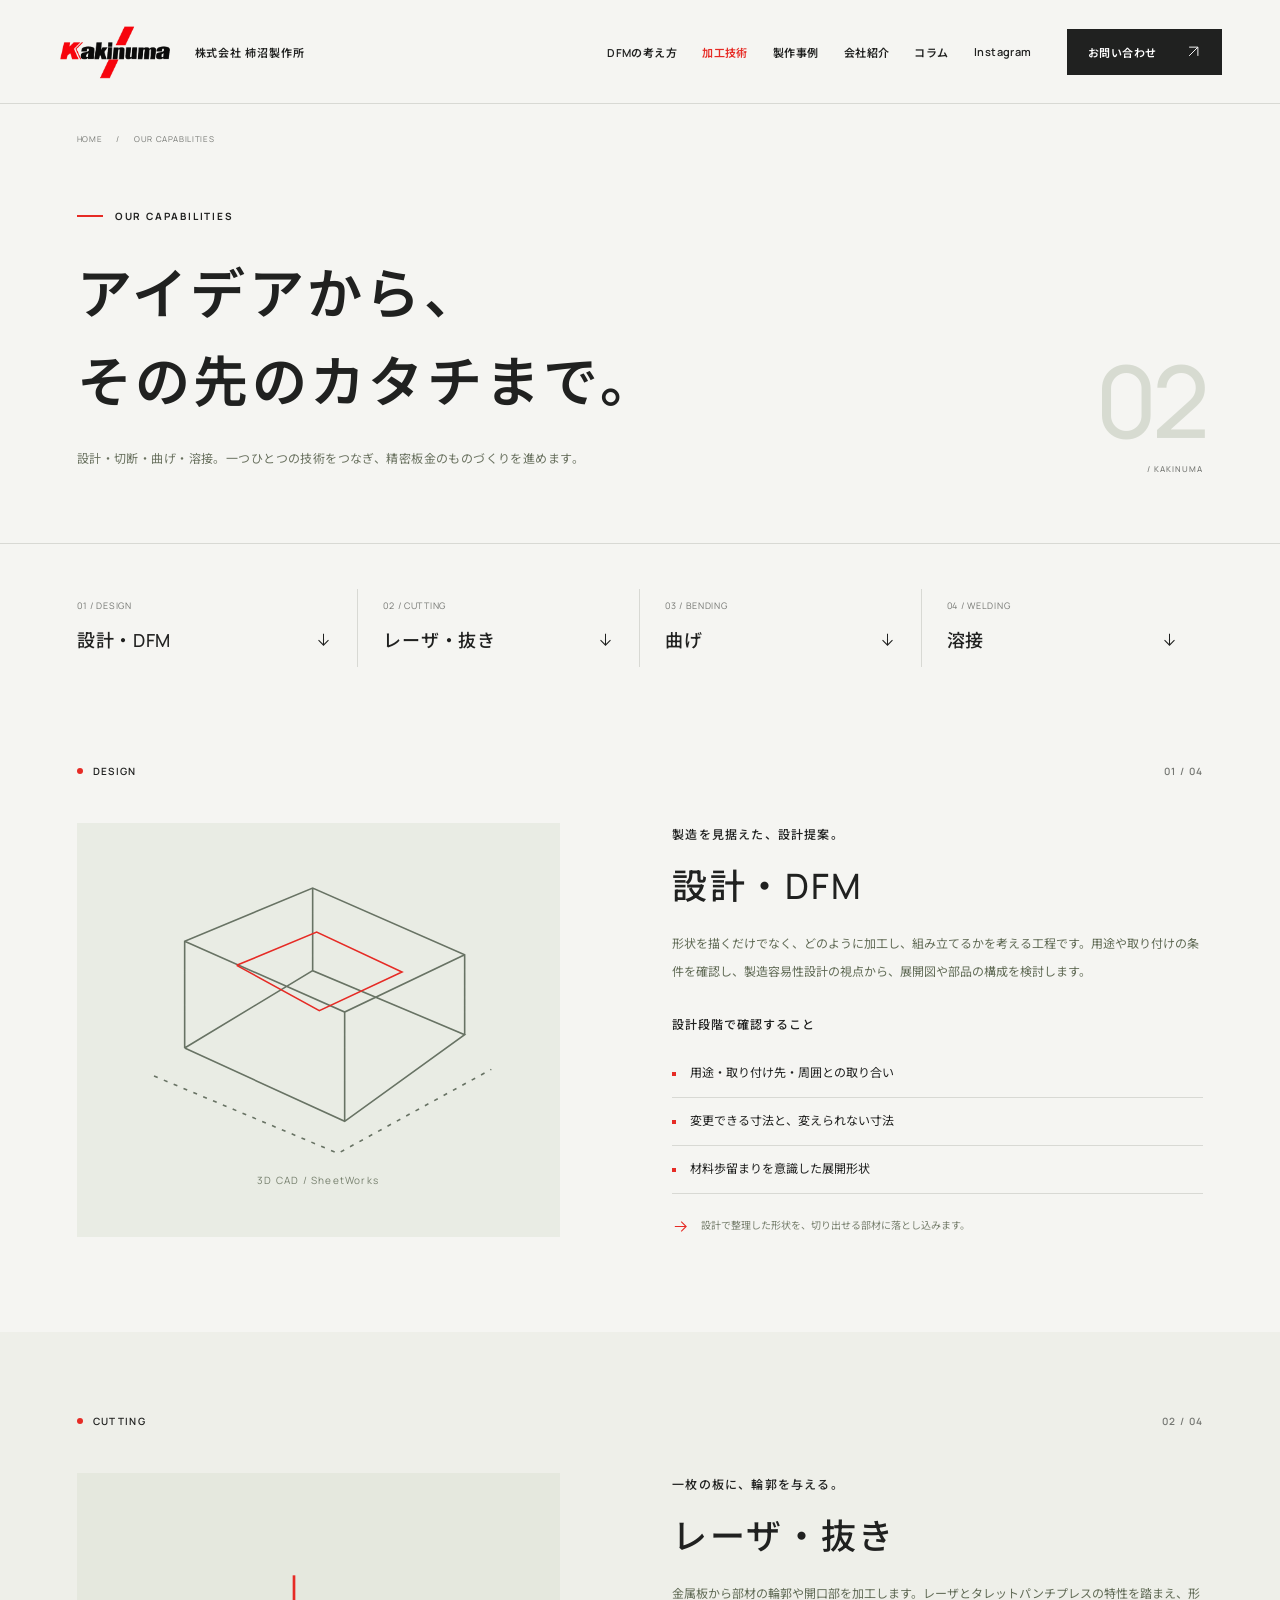
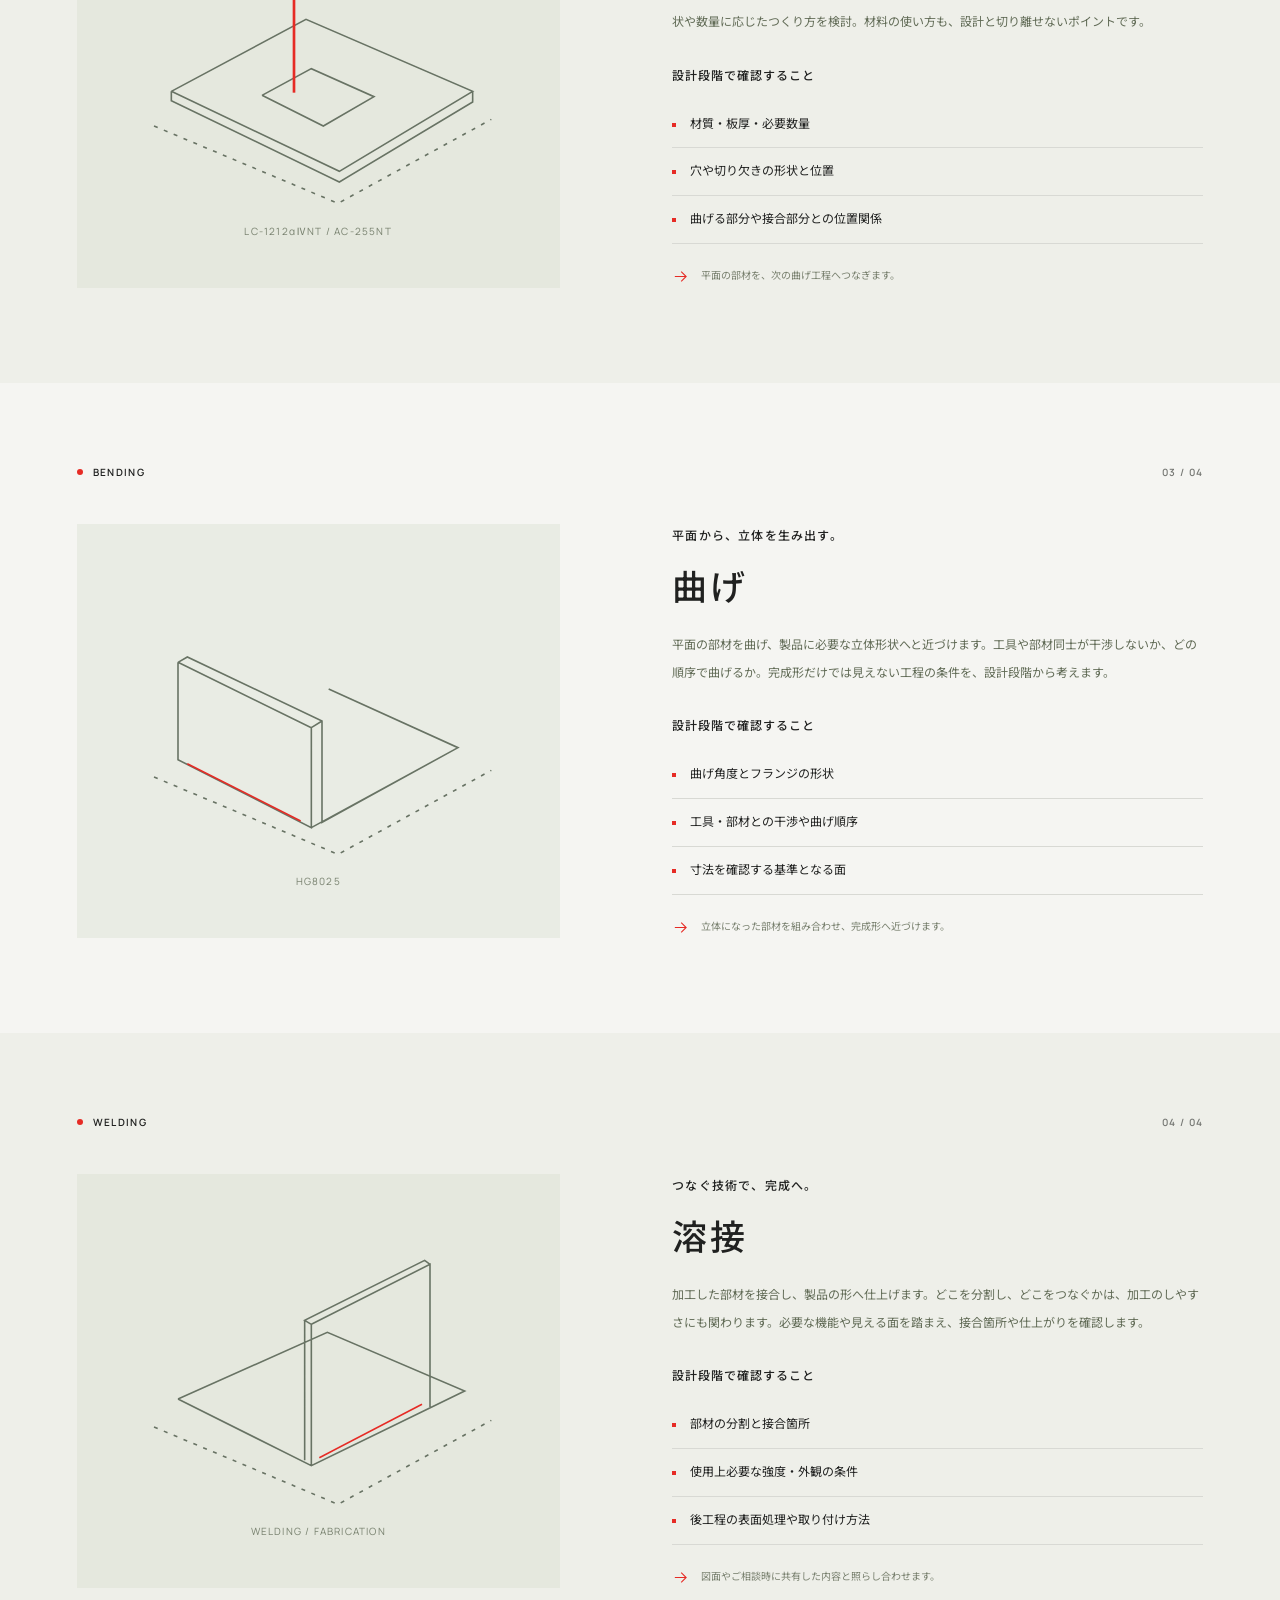
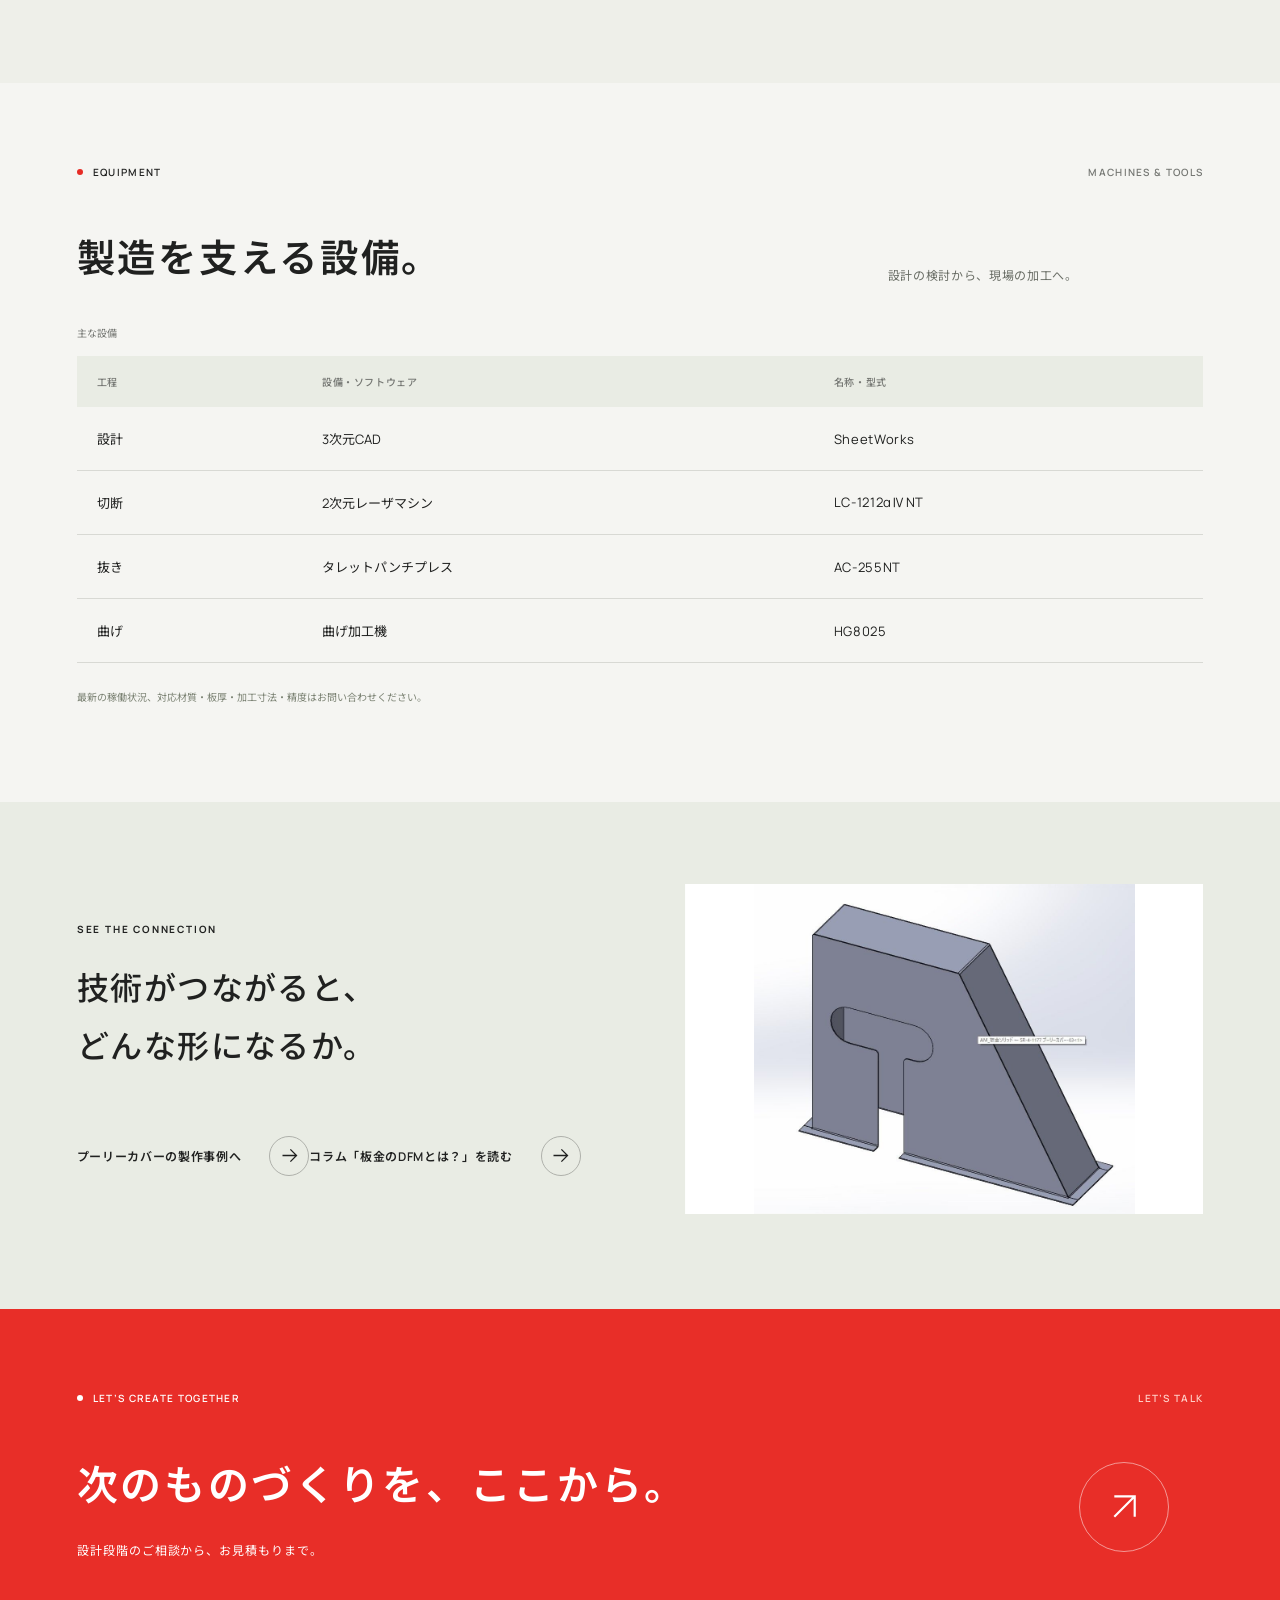
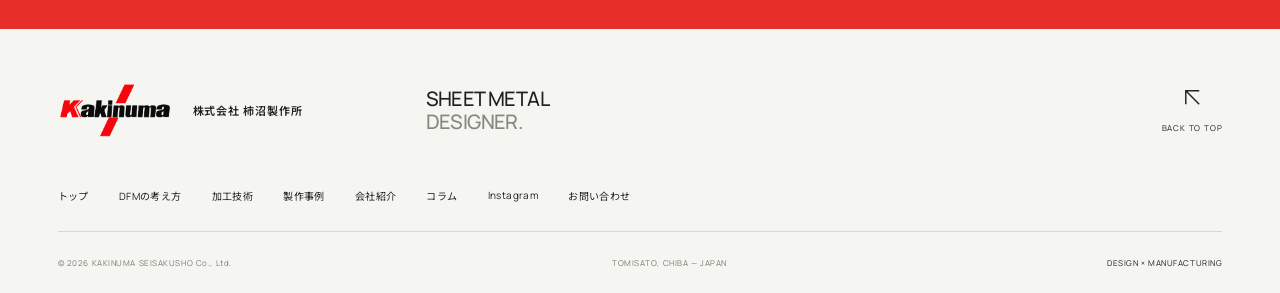
<file: technology/index.html>
<!DOCTYPE html><html lang="ja"><head><meta charset="UTF-8"/><meta name="viewport" content="width=device-width, initial-scale=1.0"/><meta name="theme-color" content="#f5f5f2"/><title>加工技術・設備 | 柿沼製作所</title><meta name="description" content="設計・3DCAD、レーザ・抜き、曲げ、溶接。各工程の役割と設計段階で確認するポイント、掲載設備をご紹介します。"/><meta property="og:title" content="加工技術・設備 | 柿沼製作所"/><meta property="og:description" content="設計・3DCAD、レーザ・抜き、曲げ、溶接。各工程の役割と設計段階で確認するポイント、掲載設備をご紹介します。"/><meta property="og:type" content="website"/><meta property="og:locale" content="ja_JP"/><link rel="icon" type="image/svg+xml" href="/static/favicon.svg"/><link rel="preconnect" href="https://fonts.googleapis.com"/><link rel="preconnect" href="https://fonts.gstatic.com" crossorigin="anonymous"/><link href="https://fonts.googleapis.com/css2?family=Manrope:wght@400;500;600;700;800&amp;family=Noto+Sans+JP:wght@400;500;600;700;800;900&amp;display=swap" rel="stylesheet"/><link href="/static/style.css" rel="stylesheet"/><link rel="canonical" href="https://kakinumass.com/technology/"/><meta property="og:url" content="https://kakinumass.com/technology/"/><meta property="og:image" content="https://kakinumass.com/static/pulley-product-card.jpg"/><meta property="og:site_name" content="株式会社柿沼製作所"/><script type="application/ld+json" data-aio="1">{"@context":"https://schema.org","@graph":[{"@type":"BreadcrumbList","itemListElement":[{"@type":"ListItem","position":1,"name":"トップ","item":"https://kakinumass.com/"},{"@type":"ListItem","position":2,"name":"加工技術"}]}]}</script></head><body><a class="skip-link" href="#main">本文へスキップ</a><header id="site-header" class="site-header"><a href="/" class="brand" aria-label="柿沼製作所 トップ"><img src="/static/kakinuma-logo.png" alt="Kakinuma" width="717" height="348"/><span>株式会社 柿沼製作所</span></a><nav id="main-navigation" aria-label="メインナビゲーション"><a href="/dfm">DFMの考え方</a><a href="/technology" aria-current="page">加工技術</a><a href="/works">製作事例</a><a href="/about">会社紹介</a><a href="/column">コラム</a><a href="/instagram">Instagram</a><a href="/contact" class="nav-contact">お問い合わせ<svg viewBox="0 0 24 24" fill="none" aria-hidden="true"><path d="M5 19 19 5M5 5h14v14" stroke="currentColor" stroke-width="1.5"></path></svg></a></nav><button id="menu-toggle" class="menu-toggle" aria-label="メニューを開く" aria-expanded="false" aria-controls="main-navigation"><span></span><span></span></button></header><main id="main"><section class="page-hero"><nav class="breadcrumb" aria-label="パンくずリスト"><a href="/">HOME</a><span>/</span><span aria-current="page">OUR CAPABILITIES</span></nav><div class="page-title-grid"><div><p class="eyebrow"><span class="red-line"></span>OUR CAPABILITIES</p><h1>アイデアから、<br/>その先のカタチまで。</h1><p class="page-lead">設計・切断・曲げ・溶接。一つひとつの技術をつなぎ、精密板金のものづくりを進めます。</p></div><span class="page-number" aria-hidden="true">02<span> / KAKINUMA</span></span></div></section><nav class="technology-nav" aria-label="加工工程"><a href="#design"><span>01 / DESIGN</span><strong>設計・DFM</strong><svg viewBox="0 0 24 24" fill="none" aria-hidden="true"><path d="M4 12h16M13 5l7 7-7 7" stroke="currentColor" stroke-width="1.5"></path></svg></a><a href="#cutting"><span>02 / CUTTING</span><strong>レーザ・抜き</strong><svg viewBox="0 0 24 24" fill="none" aria-hidden="true"><path d="M4 12h16M13 5l7 7-7 7" stroke="currentColor" stroke-width="1.5"></path></svg></a><a href="#bending"><span>03 / BENDING</span><strong>曲げ</strong><svg viewBox="0 0 24 24" fill="none" aria-hidden="true"><path d="M4 12h16M13 5l7 7-7 7" stroke="currentColor" stroke-width="1.5"></path></svg></a><a href="#welding"><span>04 / WELDING</span><strong>溶接</strong><svg viewBox="0 0 24 24" fill="none" aria-hidden="true"><path d="M4 12h16M13 5l7 7-7 7" stroke="currentColor" stroke-width="1.5"></path></svg></a></nav><section id="design" class="technology-section section-space "><p class="section-label"><span class="red-dot"></span>DESIGN<span class="section-number">01 / 04</span></p><div class="technology-grid"><div class="technology-visual"><svg class="process-drawing" viewBox="0 0 300 220" aria-hidden="true"><g fill="none" stroke="currentColor" stroke-width="1.2"><path d="m50 140 120 55 90-65-114-48Z M50 140V60l96-40 114 50v60M50 60l120 53 90-43M170 113v82M146 20v62"></path><path stroke-dasharray="3 5" d="M27 161 165 219l115-63"></path><path d="m89 78 60-25 64 30-62 29Z" stroke="#e62b25"></path></g></svg><span>3D CAD / SheetWorks</span></div><div class="technology-copy"><p class="section-kicker">製造を見据えた、設計提案。</p><h2>設計・DFM</h2><p>形状を描くだけでなく、どのように加工し、組み立てるかを考える工程です。用途や取り付けの条件を確認し、製造容易性設計の視点から、展開図や部品の構成を検討します。</p><h3>設計段階で確認すること</h3><ul class="detail-checks"><li>用途・取り付け先・周囲との取り合い</li><li>変更できる寸法と、変えられない寸法</li><li>材料歩留まりを意識した展開形状</li></ul><p class="next-process"><svg viewBox="0 0 24 24" fill="none" aria-hidden="true"><path d="M4 12h16M13 5l7 7-7 7" stroke="currentColor" stroke-width="1.5"></path></svg>設計で整理した形状を、切り出せる部材に落とし込みます。</p></div></div></section><section id="cutting" class="technology-section section-space muted-section"><p class="section-label"><span class="red-dot"></span>CUTTING<span class="section-number">02 / 04</span></p><div class="technology-grid"><div class="technology-visual"><svg class="process-drawing" viewBox="0 0 300 220" aria-hidden="true"><g fill="none" stroke="currentColor" stroke-width="1.2"><path d="m40 135 126 60 100-60-125-54ZM40 135v7l126 61 100-60v-8M108 138l37-20 47 21-38 22Z"></path><path stroke-dasharray="3 5" d="M27 161 165 219l115-63"></path><path d="M132 48v88" stroke="#e62b25" stroke-width="2"></path></g></svg><span>LC-1212αⅣNT / AC-255NT</span></div><div class="technology-copy"><p class="section-kicker">一枚の板に、輪郭を与える。</p><h2>レーザ・抜き</h2><p>金属板から部材の輪郭や開口部を加工します。レーザとタレットパンチプレスの特性を踏まえ、形状や数量に応じたつくり方を検討。材料の使い方も、設計と切り離せないポイントです。</p><h3>設計段階で確認すること</h3><ul class="detail-checks"><li>材質・板厚・必要数量</li><li>穴や切り欠きの形状と位置</li><li>曲げる部分や接合部分との位置関係</li></ul><p class="next-process"><svg viewBox="0 0 24 24" fill="none" aria-hidden="true"><path d="M4 12h16M13 5l7 7-7 7" stroke="currentColor" stroke-width="1.5"></path></svg>平面の部材を、次の曲げ工程へつなぎます。</p></div></div></section><section id="bending" class="technology-section section-space "><p class="section-label"><span class="red-dot"></span>BENDING<span class="section-number">03 / 04</span></p><div class="technology-grid"><div class="technology-visual"><svg class="process-drawing" viewBox="0 0 300 220" aria-hidden="true"><g fill="none" stroke="currentColor" stroke-width="1.2"><path d="m45 75 100 49v75l-100-51ZM145 199l110-60-97-44M45 75l7-4 101 48v76l102-56M145 124l8-5"></path><path stroke-dasharray="3 5" d="M27 161 165 219l115-63"></path><path d="m52 151 85 43" stroke="#e62b25"></path></g></svg><span>HG8025</span></div><div class="technology-copy"><p class="section-kicker">平面から、立体を生み出す。</p><h2>曲げ</h2><p>平面の部材を曲げ、製品に必要な立体形状へと近づけます。工具や部材同士が干渉しないか、どの順序で曲げるか。完成形だけでは見えない工程の条件を、設計段階から考えます。</p><h3>設計段階で確認すること</h3><ul class="detail-checks"><li>曲げ角度とフランジの形状</li><li>工具・部材との干渉や曲げ順序</li><li>寸法を確認する基準となる面</li></ul><p class="next-process"><svg viewBox="0 0 24 24" fill="none" aria-hidden="true"><path d="M4 12h16M13 5l7 7-7 7" stroke="currentColor" stroke-width="1.5"></path></svg>立体になった部材を組み合わせ、完成形へ近づけます。</p></div></div></section><section id="welding" class="technology-section section-space muted-section"><p class="section-label"><span class="red-dot"></span>WELDING<span class="section-number">04 / 04</span></p><div class="technology-grid"><div class="technology-visual"><svg class="process-drawing" viewBox="0 0 300 220" aria-hidden="true"><g fill="none" stroke="currentColor" stroke-width="1.2"><path d="m45 140 100 50 115-56-103-44ZM145 190V84l89-45v107M145 84l-5-3 90-45 4 3M140 81v105"></path><path stroke-dasharray="3 5" d="M27 161 165 219l115-63"></path><path d="m151 184 77-40" stroke="#e62b25"></path></g></svg><span>WELDING / FABRICATION</span></div><div class="technology-copy"><p class="section-kicker">つなぐ技術で、完成へ。</p><h2>溶接</h2><p>加工した部材を接合し、製品の形へ仕上げます。どこを分割し、どこをつなぐかは、加工のしやすさにも関わります。必要な機能や見える面を踏まえ、接合箇所や仕上がりを確認します。</p><h3>設計段階で確認すること</h3><ul class="detail-checks"><li>部材の分割と接合箇所</li><li>使用上必要な強度・外観の条件</li><li>後工程の表面処理や取り付け方法</li></ul><p class="next-process"><svg viewBox="0 0 24 24" fill="none" aria-hidden="true"><path d="M4 12h16M13 5l7 7-7 7" stroke="currentColor" stroke-width="1.5"></path></svg>図面やご相談時に共有した内容と照らし合わせます。</p></div></div></section><section id="equipment" class="section-space equipment-section"><p class="section-label"><span class="red-dot"></span>EQUIPMENT<span class="section-number">MACHINES &amp; TOOLS</span></p><div class="section-heading"><h2>製造を支える設備。</h2><p>設計の検討から、現場の加工へ。</p></div><div class="table-scroll"><table class="equipment-table"><caption>主な設備</caption><thead><tr><th scope="col">工程</th><th scope="col">設備・ソフトウェア</th><th scope="col">名称・型式</th></tr></thead><tbody><tr><td>設計</td><td>3次元CAD</td><td>SheetWorks</td></tr><tr><td>切断</td><td>2次元レーザマシン</td><td>LC-1212αⅣNT</td></tr><tr><td>抜き</td><td>タレットパンチプレス</td><td>AC-255NT</td></tr><tr><td>曲げ</td><td>曲げ加工機</td><td>HG8025</td></tr></tbody></table></div><p class="source-note">最新の稼働状況、対応材質・板厚・加工寸法・精度はお問い合わせください。</p></section><section class="related-work section-space"><div><p class="eyebrow">SEE THE CONNECTION</p><h2>技術がつながると、<br/>どんな形になるか。</h2><a class="text-link" href="/works">プーリーカバーの製作事例へ<span class="circle-arrow"><svg viewBox="0 0 24 24" fill="none" aria-hidden="true"><path d="M4 12h16M13 5l7 7-7 7" stroke="currentColor" stroke-width="1.5"></path></svg></span></a><a class="text-link" href="/column/sheet-metal-dfm/">コラム「板金のDFMとは？」を読む<span class="circle-arrow"><svg viewBox="0 0 24 24" fill="none" aria-hidden="true"><path d="M4 12h16M13 5l7 7-7 7" stroke="currentColor" stroke-width="1.5"></path></svg></span></a></div><a href="/works"><img src="/static/pulley-cad.jpg" alt="プーリーカバーの3DCADモデル" loading="lazy"/></a></section><section class="contact compact-contact section-space"><p class="section-label"><span class="red-dot"></span>LET’S CREATE TOGETHER<span class="section-number">LET’S TALK</span></p><div class="contact-heading"><div><h2>次のものづくりを、ここから。</h2><p>設計段階のご相談から、お見積もりまで。</p></div><a href="/contact" class="contact-arrow" aria-label="お問い合わせページへ"><svg viewBox="0 0 24 24" fill="none" aria-hidden="true"><path d="M5 19 19 5M5 5h14v14" stroke="currentColor" stroke-width="1.5"></path></svg></a></div></section></main><footer class="site-footer"><div class="footer-top"><a href="/" class="brand footer-brand" aria-label="柿沼製作所 トップ"><img src="/static/kakinuma-logo.png" alt="Kakinuma" width="717" height="348"/><span>株式会社 柿沼製作所</span></a><p>SHEET METAL<br/><strong>DESIGNER.</strong></p><a href="#site-header" class="back-top" aria-label="ページの先頭へ"><svg viewBox="0 0 24 24" fill="none" aria-hidden="true"><path d="M5 19 19 5M5 5h14v14" stroke="currentColor" stroke-width="1.5"></path></svg>BACK TO TOP</a></div><nav class="footer-nav" aria-label="フッターナビゲーション"><a href="/">トップ</a><a href="/dfm">DFMの考え方</a><a href="/technology">加工技術</a><a href="/works">製作事例</a><a href="/about">会社紹介</a><a href="/column">コラム</a><a href="/instagram">Instagram</a><a href="/contact">お問い合わせ</a></nav><div class="footer-bottom"><span>© 2026 KAKINUMA SEISAKUSHO Co., Ltd.</span><span>TOMISATO, CHIBA — JAPAN</span><span>DESIGN × MANUFACTURING</span></div></footer><script src="/static/app.js" defer=""></script></body></html>
</file>
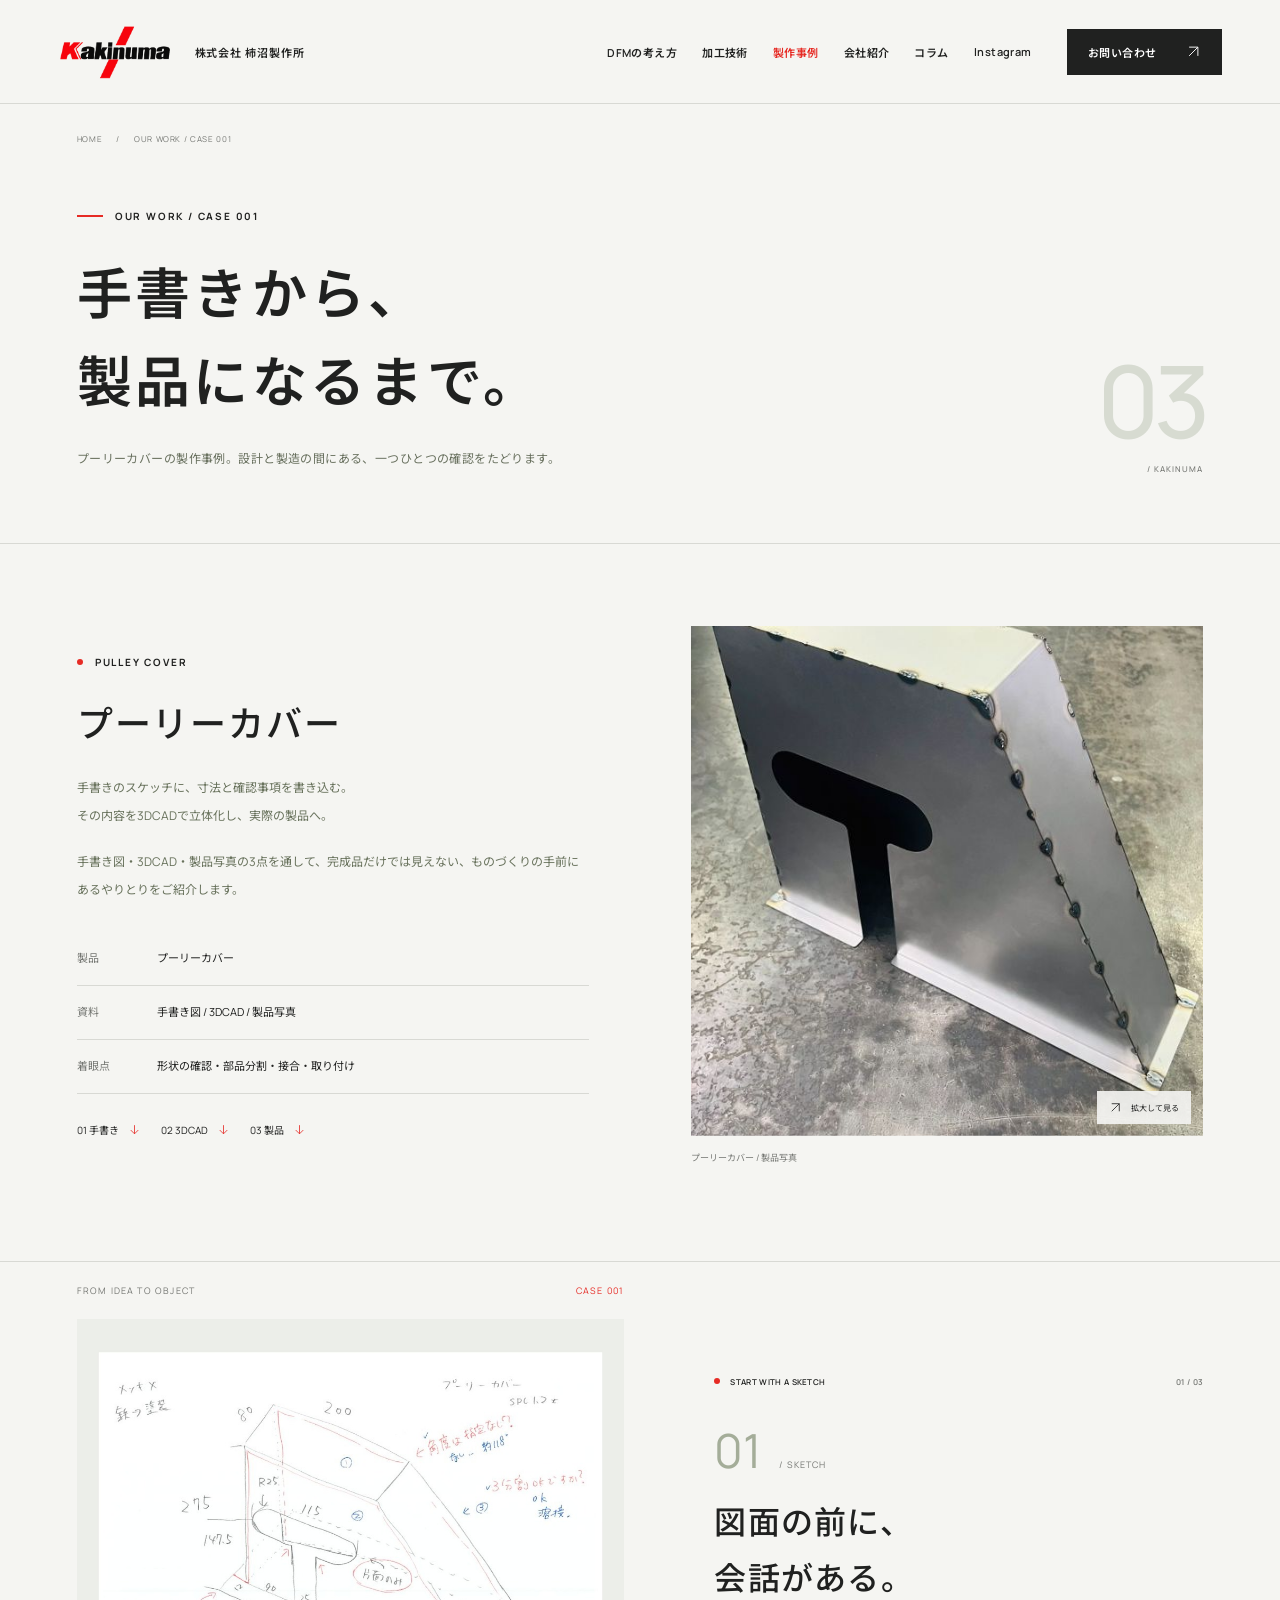
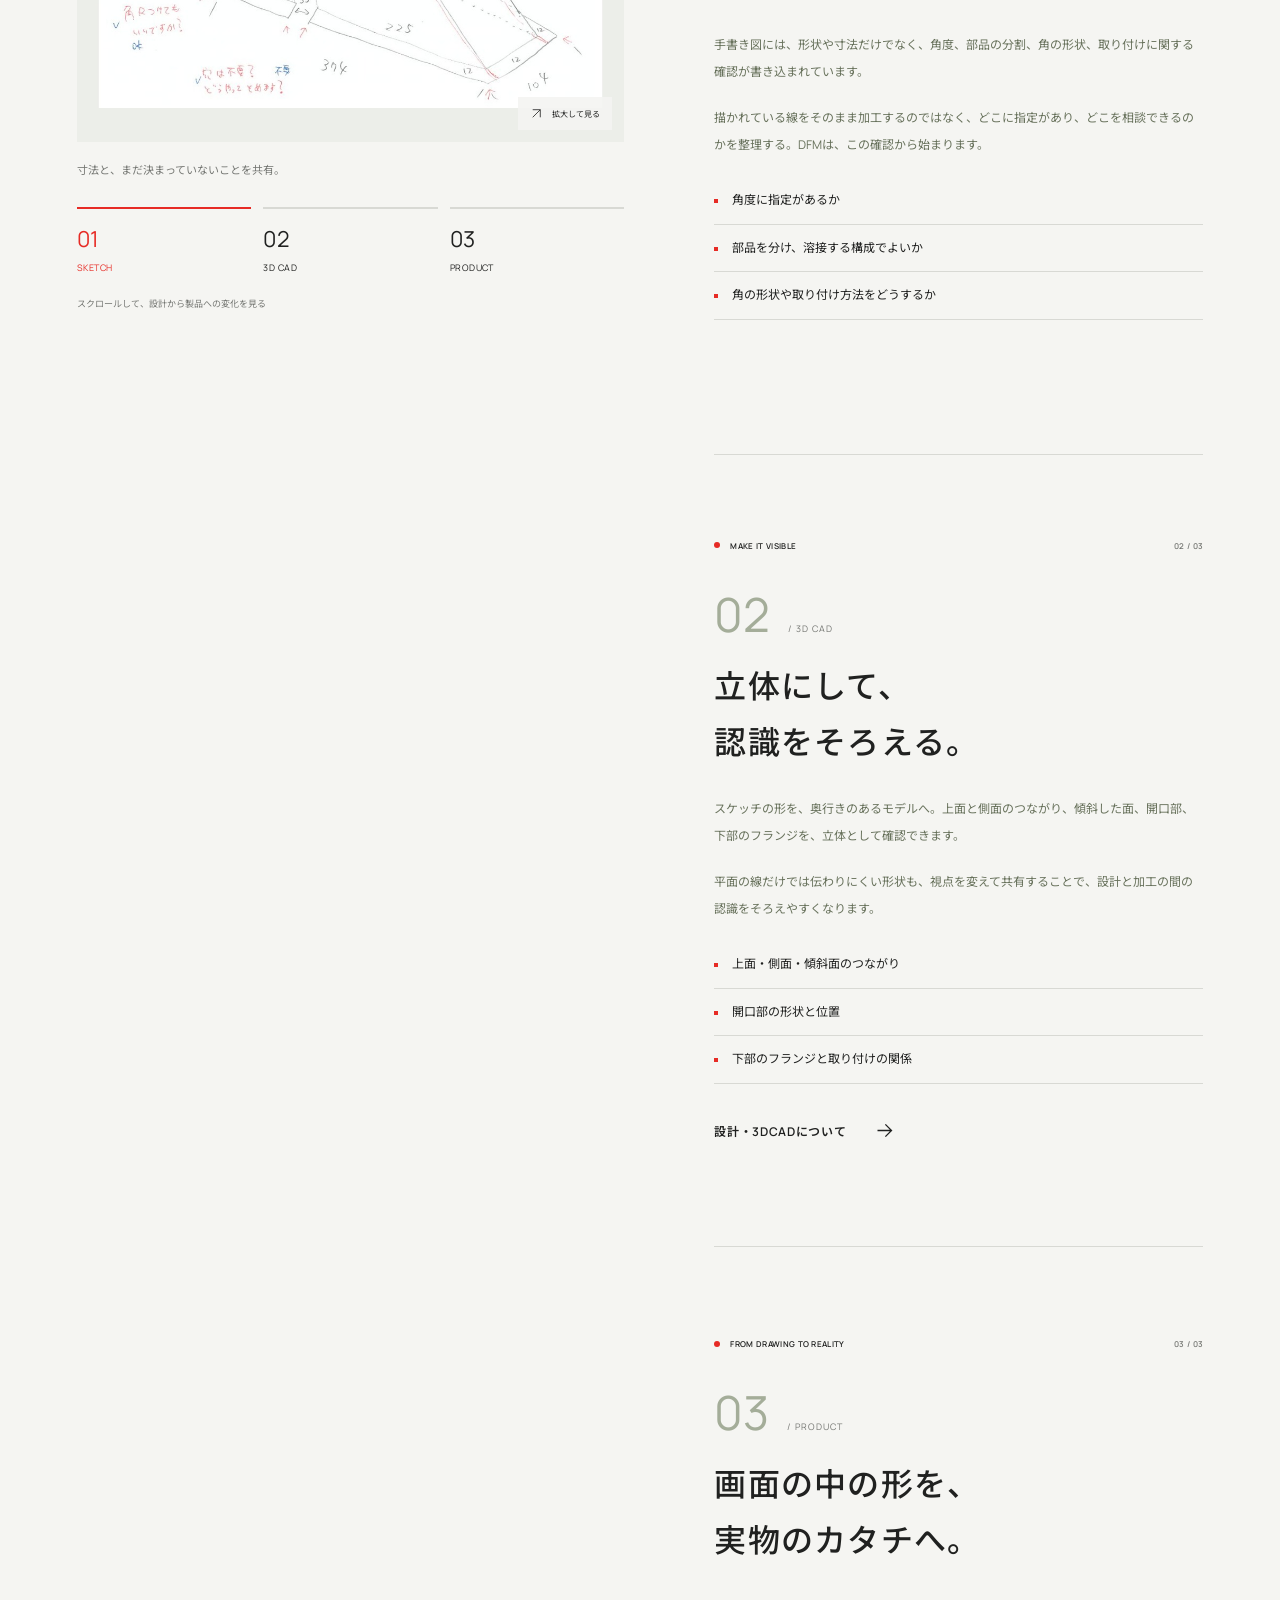
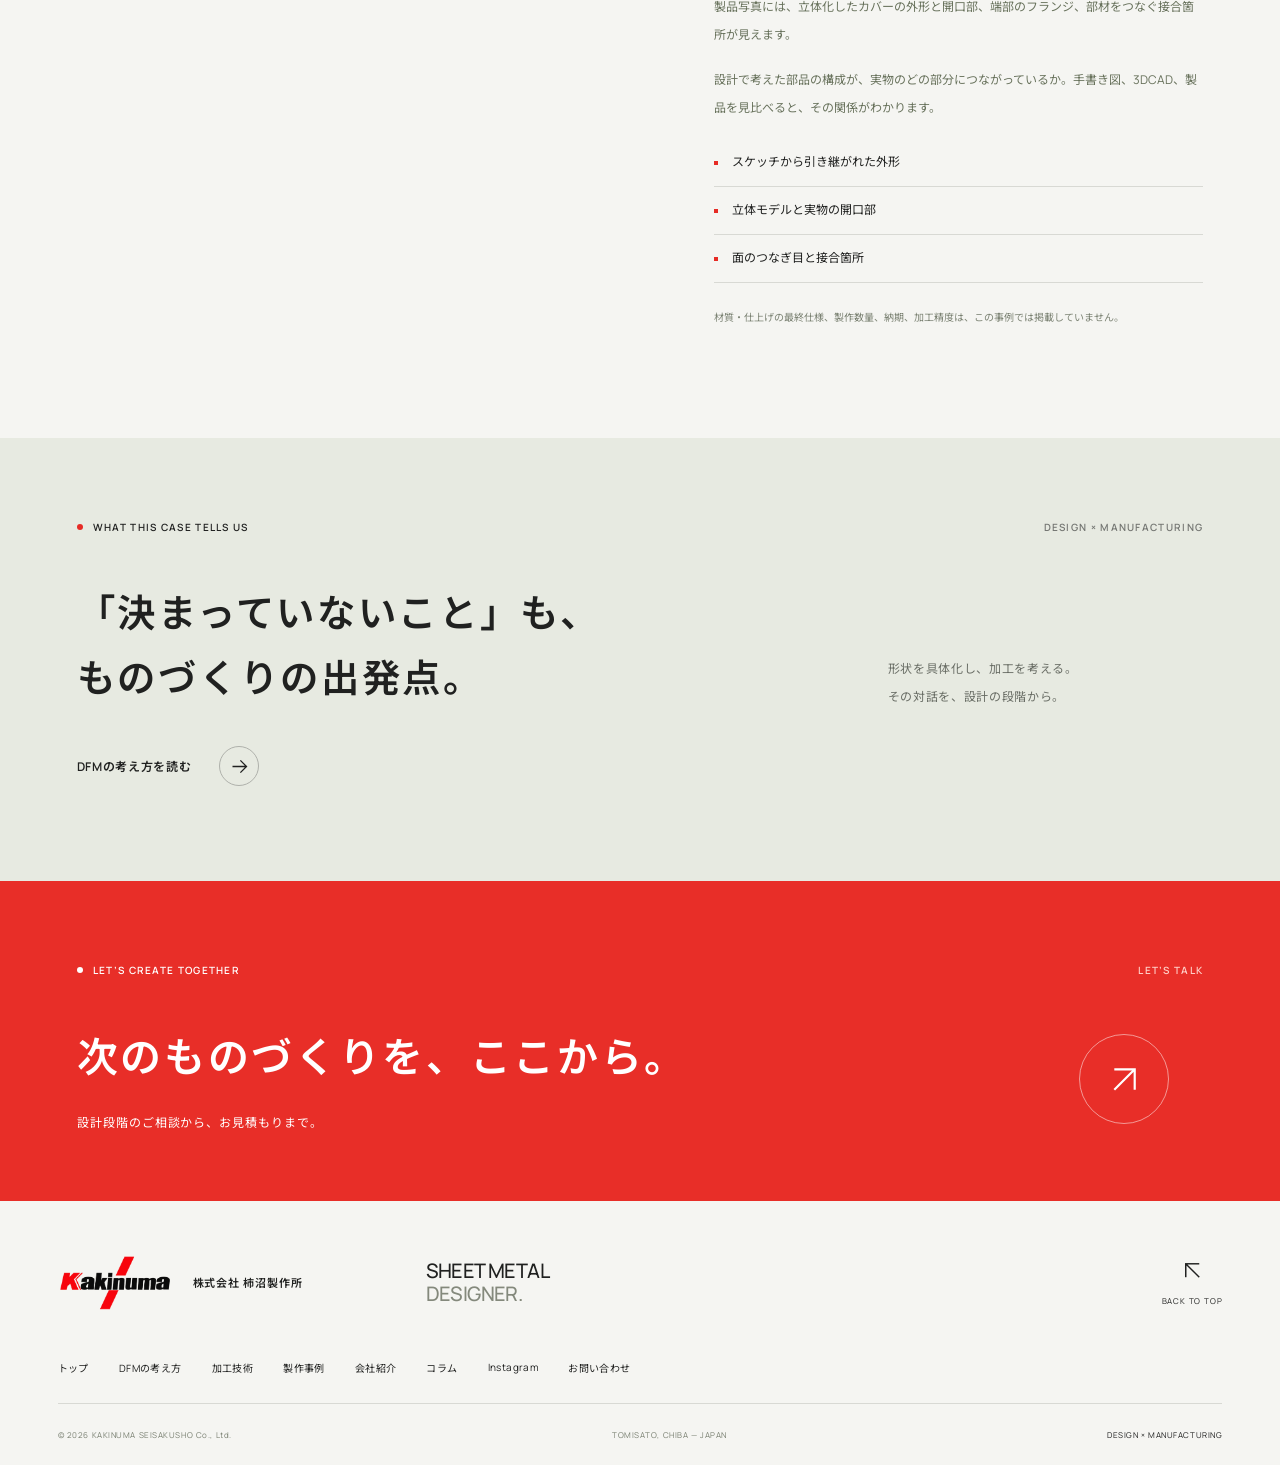
<file: works/index.html>
<!DOCTYPE html><html lang="ja"><head><meta charset="UTF-8"/><meta name="viewport" content="width=device-width, initial-scale=1.0"/><meta name="theme-color" content="#f5f5f2"/><title>製作事例・プーリーカバー | 柿沼製作所</title><meta name="description" content="手書き図から3DCAD、そして製品へ。プーリーカバーの資料と実物写真を通して、設計と製造のつながりをご紹介します。"/><meta property="og:title" content="製作事例・プーリーカバー | 柿沼製作所"/><meta property="og:description" content="手書き図から3DCAD、そして製品へ。プーリーカバーの資料と実物写真を通して、設計と製造のつながりをご紹介します。"/><meta property="og:type" content="website"/><meta property="og:locale" content="ja_JP"/><link rel="icon" type="image/svg+xml" href="/static/favicon.svg"/><link rel="preconnect" href="https://fonts.googleapis.com"/><link rel="preconnect" href="https://fonts.gstatic.com" crossorigin="anonymous"/><link href="https://fonts.googleapis.com/css2?family=Manrope:wght@400;500;600;700;800&amp;family=Noto+Sans+JP:wght@400;500;600;700;800;900&amp;display=swap" rel="stylesheet"/><link href="/static/style.css" rel="stylesheet"/><link rel="canonical" href="https://kakinumass.com/works/"/><meta property="og:url" content="https://kakinumass.com/works/"/><meta property="og:image" content="https://kakinumass.com/static/pulley-product-card.jpg"/><meta property="og:site_name" content="株式会社柿沼製作所"/><script type="application/ld+json" data-aio="1">{"@context":"https://schema.org","@graph":[{"@type":"BreadcrumbList","itemListElement":[{"@type":"ListItem","position":1,"name":"トップ","item":"https://kakinumass.com/"},{"@type":"ListItem","position":2,"name":"製作事例"}]}]}</script></head><body><a class="skip-link" href="#main">本文へスキップ</a><header id="site-header" class="site-header"><a href="/" class="brand" aria-label="柿沼製作所 トップ"><img src="/static/kakinuma-logo.png" alt="Kakinuma" width="717" height="348"/><span>株式会社 柿沼製作所</span></a><nav id="main-navigation" aria-label="メインナビゲーション"><a href="/dfm">DFMの考え方</a><a href="/technology">加工技術</a><a href="/works" aria-current="page">製作事例</a><a href="/about">会社紹介</a><a href="/column">コラム</a><a href="/instagram">Instagram</a><a href="/contact" class="nav-contact">お問い合わせ<svg viewBox="0 0 24 24" fill="none" aria-hidden="true"><path d="M5 19 19 5M5 5h14v14" stroke="currentColor" stroke-width="1.5"></path></svg></a></nav><button id="menu-toggle" class="menu-toggle" aria-label="メニューを開く" aria-expanded="false" aria-controls="main-navigation"><span></span><span></span></button></header><main id="main"><section class="page-hero"><nav class="breadcrumb" aria-label="パンくずリスト"><a href="/">HOME</a><span>/</span><span aria-current="page">OUR WORK / CASE 001</span></nav><div class="page-title-grid"><div><p class="eyebrow"><span class="red-line"></span>OUR WORK / CASE 001</p><h1>手書きから、<br/>製品になるまで。</h1><p class="page-lead">プーリーカバーの製作事例。設計と製造の間にある、一つひとつの確認をたどります。</p></div><span class="page-number" aria-hidden="true">03<span> / KAKINUMA</span></span></div></section><section class="case-intro section-space"><div class="case-intro-copy"><p class="eyebrow"><span class="red-dot"></span>PULLEY COVER</p><h2>プーリーカバー</h2><p>手書きのスケッチに、寸法と確認事項を書き込む。<br/>その内容を3DCADで立体化し、実際の製品へ。</p><p>手書き図・3DCAD・製品写真の3点を通して、完成品だけでは見えない、ものづくりの手前にあるやりとりをご紹介します。</p><dl class="case-spec"><div><dt>製品</dt><dd>プーリーカバー</dd></div><div><dt>資料</dt><dd>手書き図 / 3DCAD / 製品写真</dd></div><div><dt>着眼点</dt><dd>形状の確認・部品分割・接合・取り付け</dd></div></dl><nav class="case-jump" aria-label="製作事例の工程"><a href="#sketch">01 手書き<svg viewBox="0 0 24 24" fill="none" aria-hidden="true"><path d="M4 12h16M13 5l7 7-7 7" stroke="currentColor" stroke-width="1.5"></path></svg></a><a href="#cad">02 3DCAD<svg viewBox="0 0 24 24" fill="none" aria-hidden="true"><path d="M4 12h16M13 5l7 7-7 7" stroke="currentColor" stroke-width="1.5"></path></svg></a><a href="#product">03 製品<svg viewBox="0 0 24 24" fill="none" aria-hidden="true"><path d="M4 12h16M13 5l7 7-7 7" stroke="currentColor" stroke-width="1.5"></path></svg></a></nav></div><figure class="case-image case-main-photo"><a href="/static/pulley-product.jpg" data-image-caption="プーリーカバー / 製品写真" aria-label="プーリーカバー / 製品写真を拡大"><img src="/static/pulley-product.jpg" alt="プーリーカバー / 製品写真" loading="lazy"/><span class="image-zoom"><svg viewBox="0 0 24 24" fill="none" aria-hidden="true"><path d="M5 19 19 5M5 5h14v14" stroke="currentColor" stroke-width="1.5"></path></svg>拡大して見る</span></a><figcaption>プーリーカバー / 製品写真</figcaption></figure></section><div id="case-story" class="case-story"><aside class="case-story-panel" aria-label="スクロールに連動する製作資料"><p class="story-eyebrow">FROM IDEA TO OBJECT <span>CASE 001</span></p><div class="story-frames"><figure class="story-frame" data-story-frame="sketch"><a href="/static/pulley-sketch.jpg" data-image-caption="01 / プーリーカバー・手書き" aria-label="手書きの資料を拡大"><img src="/static/pulley-sketch-card.jpg" alt="プーリーカバーの手書き・全体像" width="1000" height="800" loading="lazy"/><span class="image-zoom"><svg viewBox="0 0 24 24" fill="none" aria-hidden="true"><path d="M5 19 19 5M5 5h14v14" stroke="currentColor" stroke-width="1.5"></path></svg>拡大して見る</span></a><figcaption>寸法と、まだ決まっていないことを共有。</figcaption></figure><figure class="story-frame" data-story-frame="cad"><a href="/static/pulley-cad.jpg" data-image-caption="02 / プーリーカバー・立体化" aria-label="立体化の資料を拡大"><img src="/static/pulley-cad-card.jpg" alt="プーリーカバーの立体化・全体像" width="1000" height="800" loading="lazy"/><span class="image-zoom"><svg viewBox="0 0 24 24" fill="none" aria-hidden="true"><path d="M5 19 19 5M5 5h14v14" stroke="currentColor" stroke-width="1.5"></path></svg>拡大して見る</span></a><figcaption>形状と部品の関係を、立体で確認。</figcaption></figure><figure class="story-frame" data-story-frame="product"><a href="/static/pulley-product.jpg" data-image-caption="03 / プーリーカバー・製品" aria-label="製品の資料を拡大"><img src="/static/pulley-product-card.jpg" alt="プーリーカバーの製品・全体像" width="1000" height="800" loading="lazy"/><span class="image-zoom"><svg viewBox="0 0 24 24" fill="none" aria-hidden="true"><path d="M5 19 19 5M5 5h14v14" stroke="currentColor" stroke-width="1.5"></path></svg>拡大して見る</span></a><figcaption>加工と接合を経て、実物のカタチへ。</figcaption></figure></div><nav class="story-progress" aria-label="製作資料の工程"><a href="#sketch" data-story-link="sketch"><span>01</span>SKETCH</a><a href="#cad" data-story-link="cad"><span>02</span>3D CAD</a><a href="#product" data-story-link="product"><span>03</span>PRODUCT</a></nav><p class="story-hint">スクロールして、設計から製品への変化を見る</p></aside><div class="case-story-steps"><section id="sketch" class="case-step section-space"><p class="section-label"><span class="red-dot"></span>START WITH A SKETCH<span class="section-number">01 / 03</span></p><div class="case-step-grid"><figure class="case-image "><a href="/static/pulley-sketch.jpg" data-image-caption="01 / 寸法と確認事項が書き込まれた手書き図" aria-label="01 / 寸法と確認事項が書き込まれた手書き図を拡大"><img src="/static/pulley-sketch.jpg" alt="01 / 寸法と確認事項が書き込まれた手書き図" loading="lazy"/><span class="image-zoom"><svg viewBox="0 0 24 24" fill="none" aria-hidden="true"><path d="M5 19 19 5M5 5h14v14" stroke="currentColor" stroke-width="1.5"></path></svg>拡大して見る</span></a><figcaption>01 / 寸法と確認事項が書き込まれた手書き図</figcaption></figure><div class="case-step-copy"><p class="step-big">01<span> / SKETCH</span></p><h2>図面の前に、<br/>会話がある。</h2><p>手書き図には、形状や寸法だけでなく、角度、部品の分割、角の形状、取り付けに関する確認が書き込まれています。</p><p>描かれている線をそのまま加工するのではなく、どこに指定があり、どこを相談できるのかを整理する。DFMは、この確認から始まります。</p><ul class="detail-checks"><li>角度に指定があるか</li><li>部品を分け、溶接する構成でよいか</li><li>角の形状や取り付け方法をどうするか</li></ul></div></div></section><section id="cad" class="case-step section-space alternate-step"><p class="section-label"><span class="red-dot"></span>MAKE IT VISIBLE<span class="section-number">02 / 03</span></p><div class="case-step-grid"><figure class="case-image "><a href="/static/pulley-cad.jpg" data-image-caption="02 / プーリーカバーの3DCAD画像" aria-label="02 / プーリーカバーの3DCAD画像を拡大"><img src="/static/pulley-cad.jpg" alt="02 / プーリーカバーの3DCAD画像" loading="lazy"/><span class="image-zoom"><svg viewBox="0 0 24 24" fill="none" aria-hidden="true"><path d="M5 19 19 5M5 5h14v14" stroke="currentColor" stroke-width="1.5"></path></svg>拡大して見る</span></a><figcaption>02 / プーリーカバーの3DCAD画像</figcaption></figure><div class="case-step-copy"><p class="step-big">02<span> / 3D CAD</span></p><h2>立体にして、<br/>認識をそろえる。</h2><p>スケッチの形を、奥行きのあるモデルへ。上面と側面のつながり、傾斜した面、開口部、下部のフランジを、立体として確認できます。</p><p>平面の線だけでは伝わりにくい形状も、視点を変えて共有することで、設計と加工の間の認識をそろえやすくなります。</p><ul class="detail-checks"><li>上面・側面・傾斜面のつながり</li><li>開口部の形状と位置</li><li>下部のフランジと取り付けの関係</li></ul><a class="text-link" href="/technology#design">設計・3DCADについて<svg viewBox="0 0 24 24" fill="none" aria-hidden="true"><path d="M4 12h16M13 5l7 7-7 7" stroke="currentColor" stroke-width="1.5"></path></svg></a></div></div></section><section id="product" class="case-step section-space"><p class="section-label"><span class="red-dot"></span>FROM DRAWING TO REALITY<span class="section-number">03 / 03</span></p><div class="case-step-grid"><figure class="case-image product-step-photo"><a href="/static/pulley-product.jpg" data-image-caption="03 / 板金加工と接合を経たプーリーカバー" aria-label="03 / 板金加工と接合を経たプーリーカバーを拡大"><img src="/static/pulley-product.jpg" alt="03 / 板金加工と接合を経たプーリーカバー" loading="lazy"/><span class="image-zoom"><svg viewBox="0 0 24 24" fill="none" aria-hidden="true"><path d="M5 19 19 5M5 5h14v14" stroke="currentColor" stroke-width="1.5"></path></svg>拡大して見る</span></a><figcaption>03 / 板金加工と接合を経たプーリーカバー</figcaption></figure><div class="case-step-copy"><p class="step-big">03<span> / PRODUCT</span></p><h2>画面の中の形を、<br/>実物のカタチへ。</h2><p>製品写真には、立体化したカバーの外形と開口部、端部のフランジ、部材をつなぐ接合箇所が見えます。</p><p>設計で考えた部品の構成が、実物のどの部分につながっているか。手書き図、3DCAD、製品を見比べると、その関係がわかります。</p><ul class="detail-checks"><li>スケッチから引き継がれた外形</li><li>立体モデルと実物の開口部</li><li>面のつなぎ目と接合箇所</li></ul><p class="source-note">材質・仕上げの最終仕様、製作数量、納期、加工精度は、この事例では掲載していません。</p></div></div></section></div></div><section class="case-insight section-space"><p class="section-label"><span class="red-dot"></span>WHAT THIS CASE TELLS US<span class="section-number">DESIGN × MANUFACTURING</span></p><div class="section-heading"><h2>「決まっていないこと」も、<br/>ものづくりの出発点。</h2><p>形状を具体化し、加工を考える。<br/>その対話を、設計の段階から。</p></div><a class="text-link" href="/dfm">DFMの考え方を読む<span class="circle-arrow"><svg viewBox="0 0 24 24" fill="none" aria-hidden="true"><path d="M4 12h16M13 5l7 7-7 7" stroke="currentColor" stroke-width="1.5"></path></svg></span></a></section><section class="contact compact-contact section-space"><p class="section-label"><span class="red-dot"></span>LET’S CREATE TOGETHER<span class="section-number">LET’S TALK</span></p><div class="contact-heading"><div><h2>次のものづくりを、ここから。</h2><p>設計段階のご相談から、お見積もりまで。</p></div><a href="/contact" class="contact-arrow" aria-label="お問い合わせページへ"><svg viewBox="0 0 24 24" fill="none" aria-hidden="true"><path d="M5 19 19 5M5 5h14v14" stroke="currentColor" stroke-width="1.5"></path></svg></a></div></section><dialog id="image-dialog" class="image-dialog" aria-labelledby="image-caption"><button id="image-close" class="dialog-close" aria-label="画像を閉じる">×</button><img id="image-expanded" alt=""/><p id="image-caption"></p></dialog></main><footer class="site-footer"><div class="footer-top"><a href="/" class="brand footer-brand" aria-label="柿沼製作所 トップ"><img src="/static/kakinuma-logo.png" alt="Kakinuma" width="717" height="348"/><span>株式会社 柿沼製作所</span></a><p>SHEET METAL<br/><strong>DESIGNER.</strong></p><a href="#site-header" class="back-top" aria-label="ページの先頭へ"><svg viewBox="0 0 24 24" fill="none" aria-hidden="true"><path d="M5 19 19 5M5 5h14v14" stroke="currentColor" stroke-width="1.5"></path></svg>BACK TO TOP</a></div><nav class="footer-nav" aria-label="フッターナビゲーション"><a href="/">トップ</a><a href="/dfm">DFMの考え方</a><a href="/technology">加工技術</a><a href="/works">製作事例</a><a href="/about">会社紹介</a><a href="/column">コラム</a><a href="/instagram">Instagram</a><a href="/contact">お問い合わせ</a></nav><div class="footer-bottom"><span>© 2026 KAKINUMA SEISAKUSHO Co., Ltd.</span><span>TOMISATO, CHIBA — JAPAN</span><span>DESIGN × MANUFACTURING</span></div></footer><script src="/static/app.js" defer=""></script></body></html>
</file>
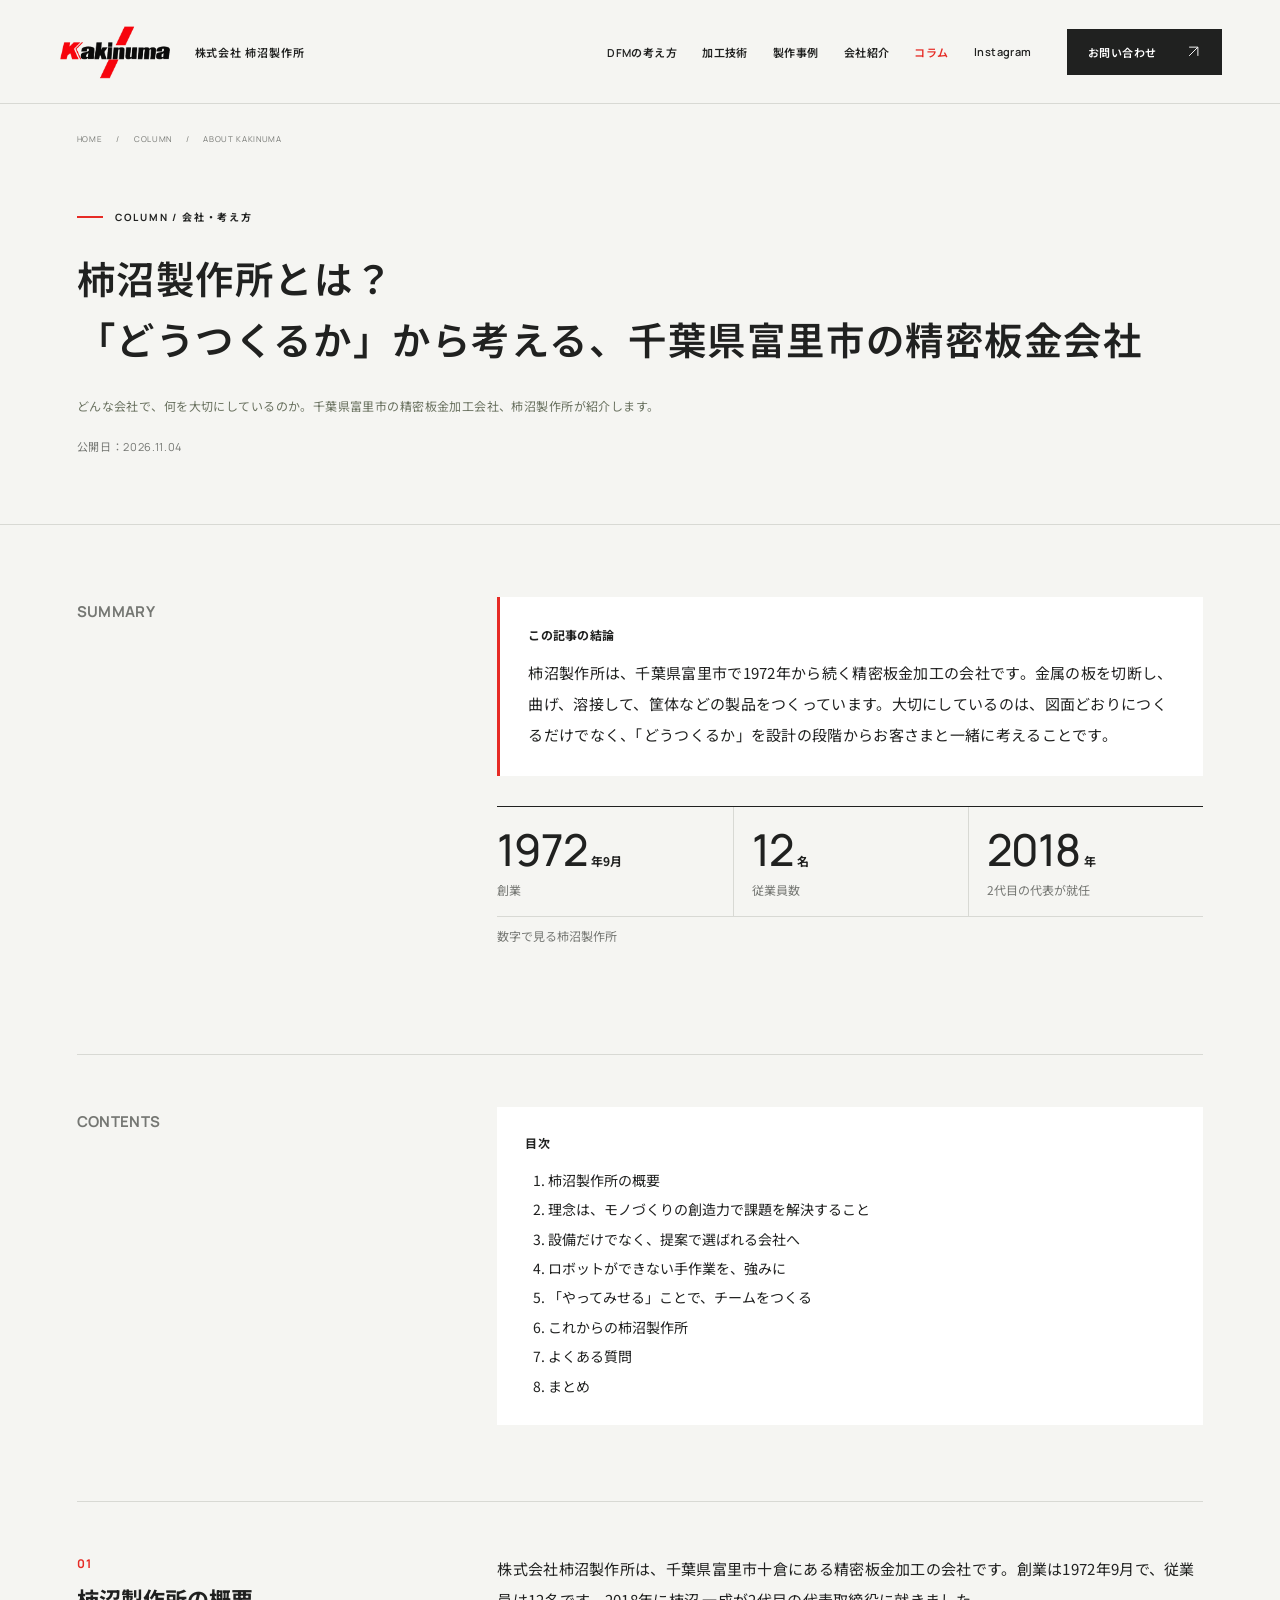
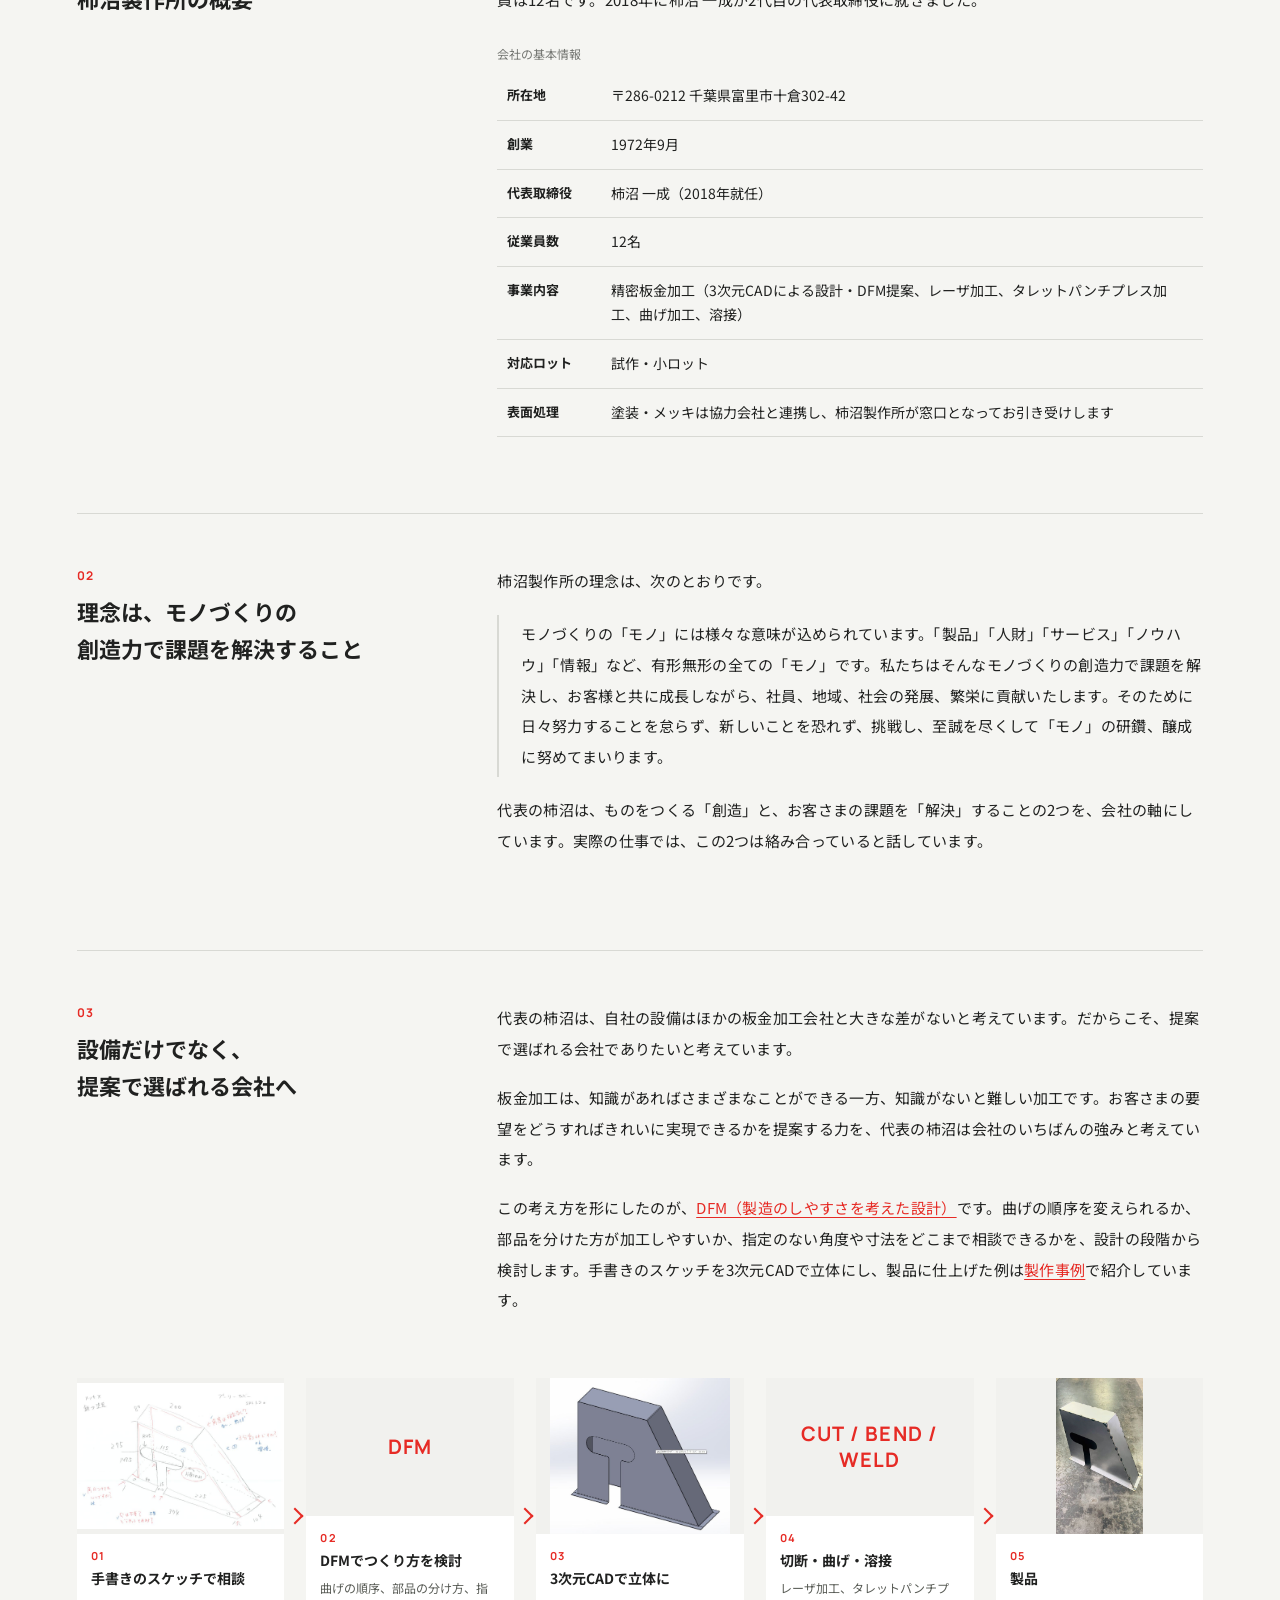
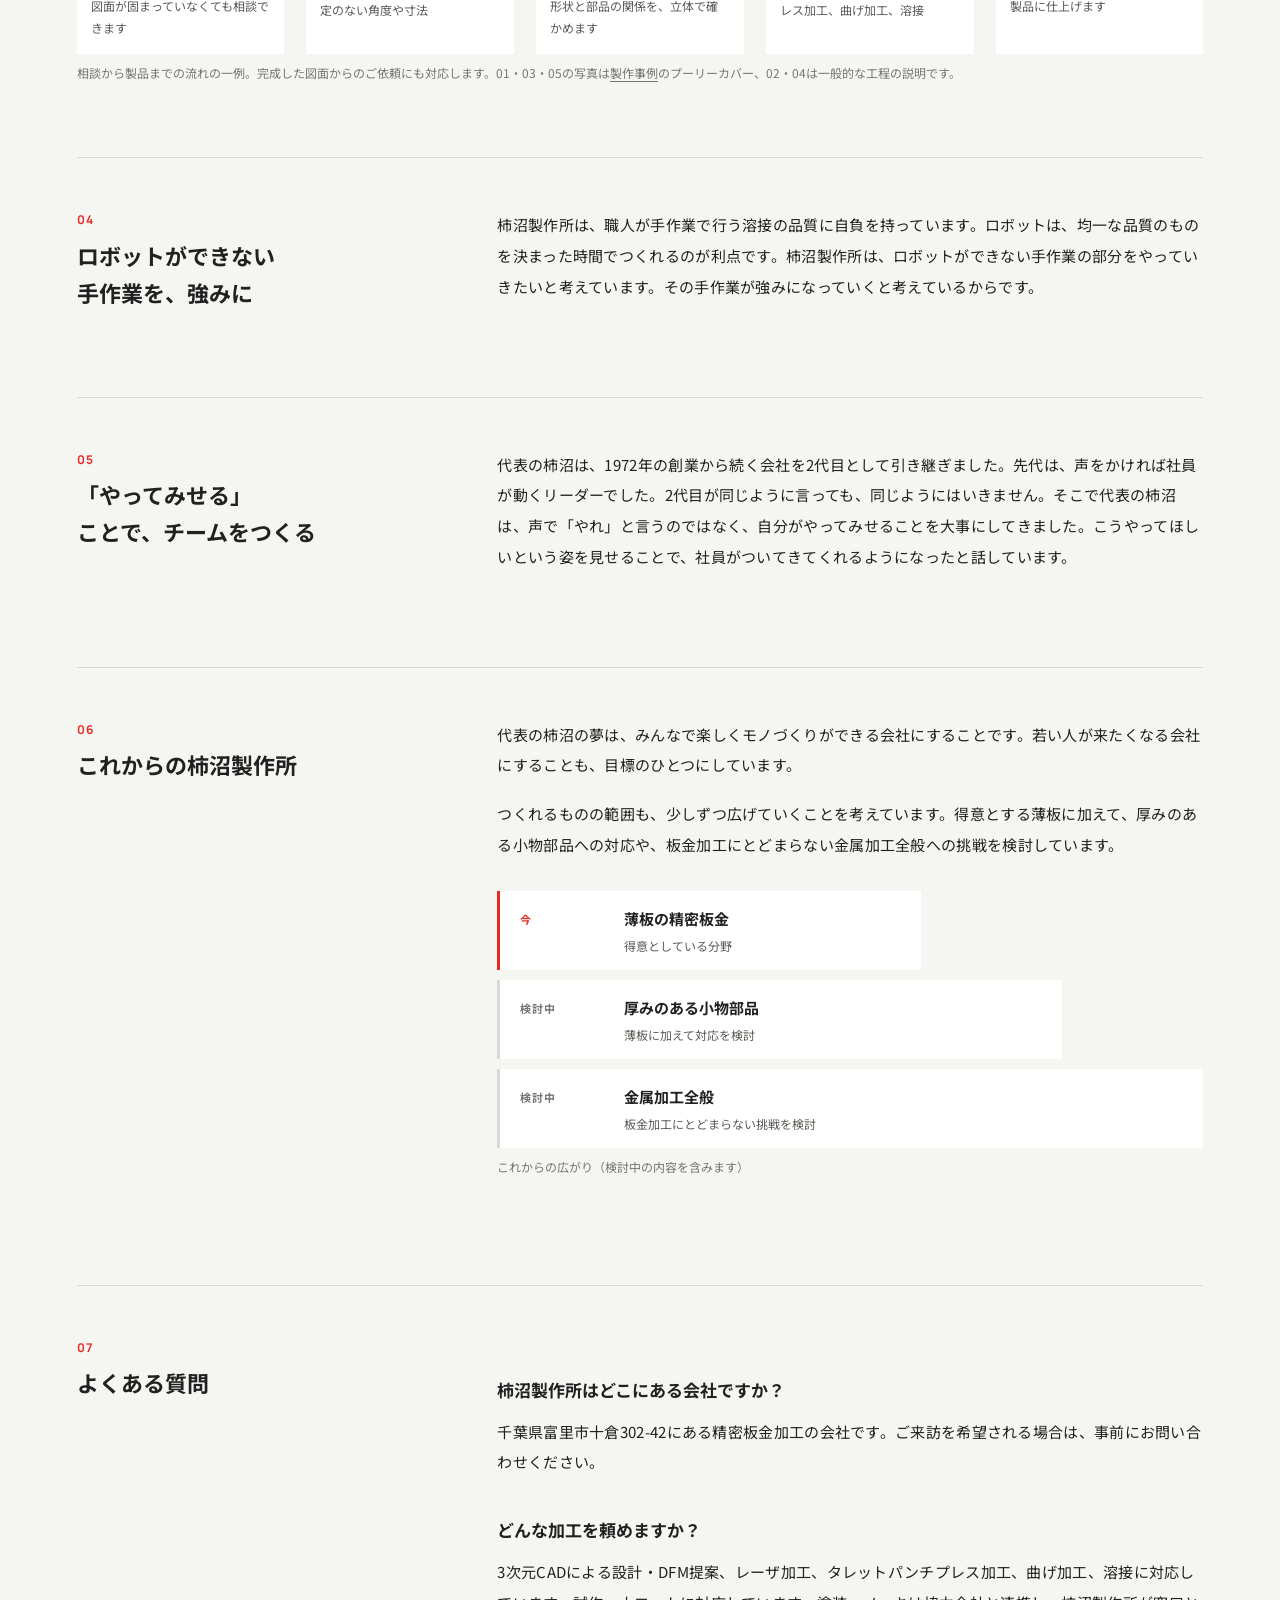
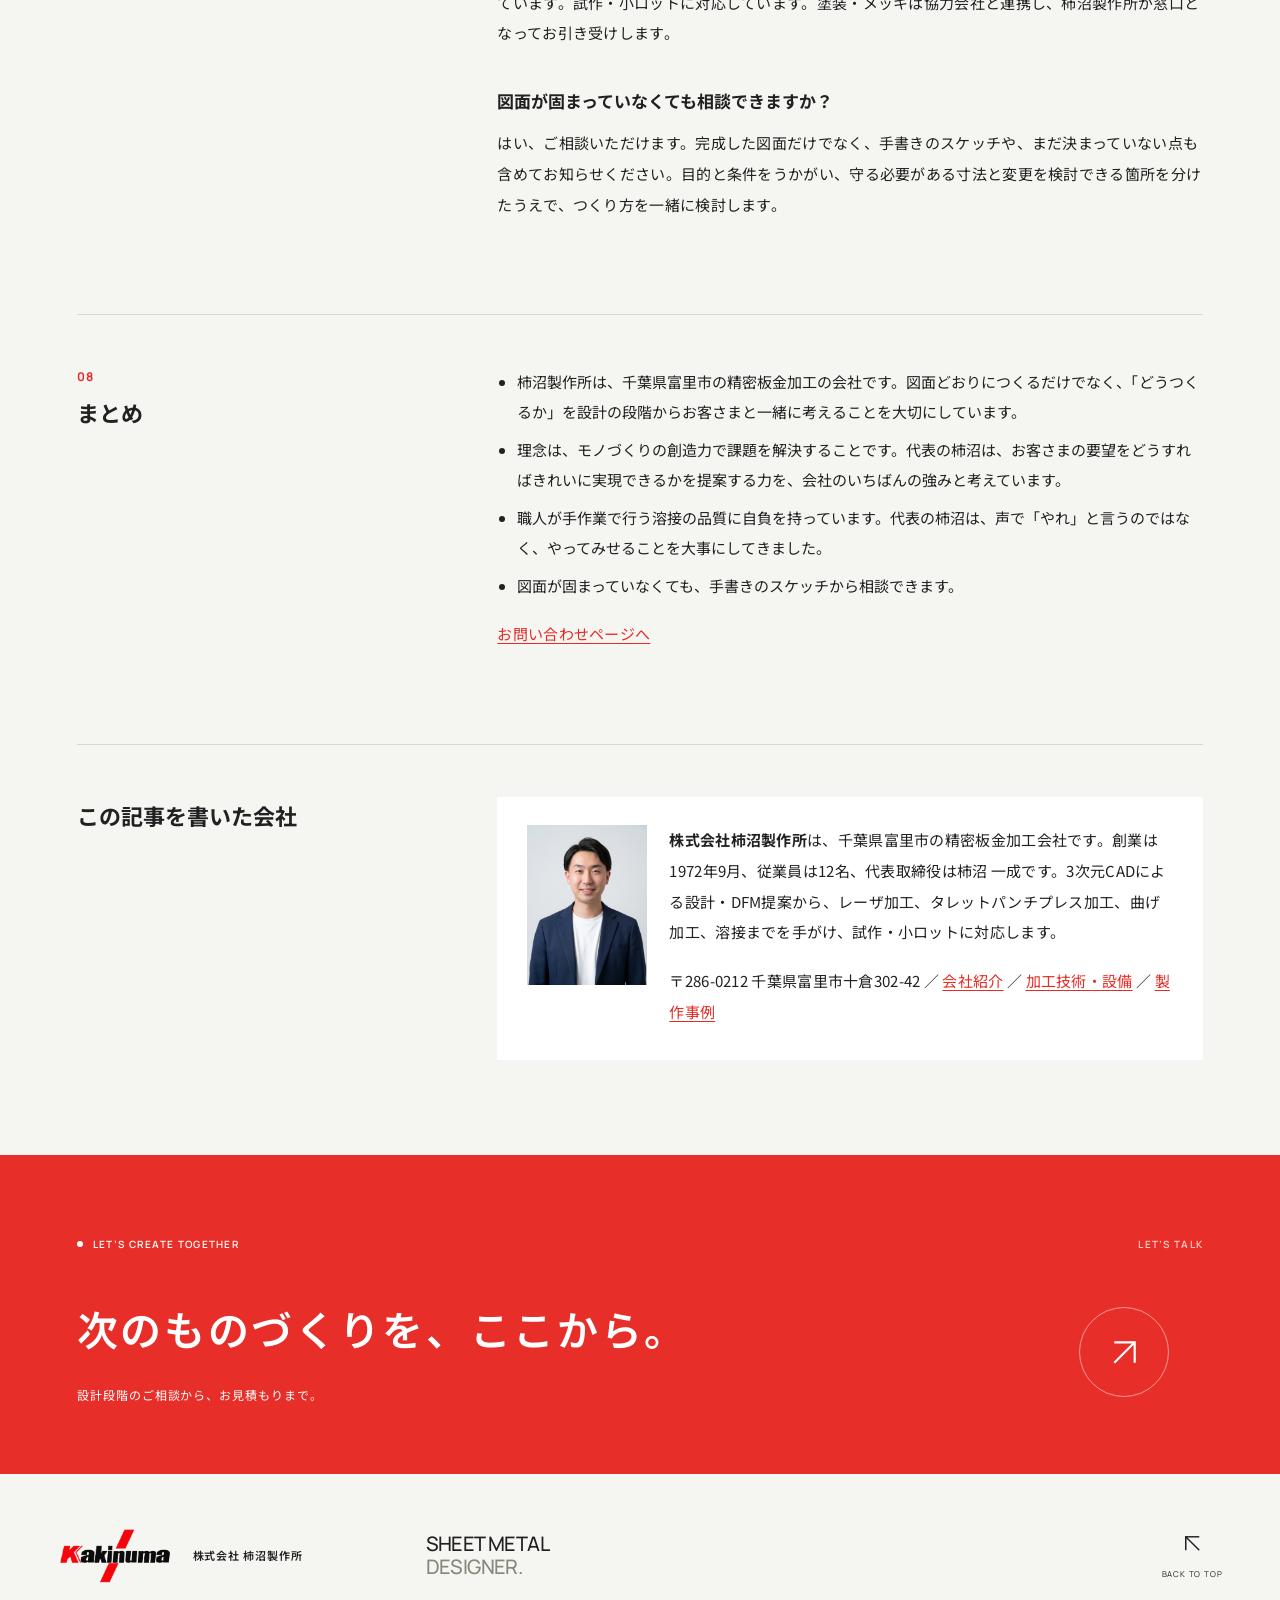
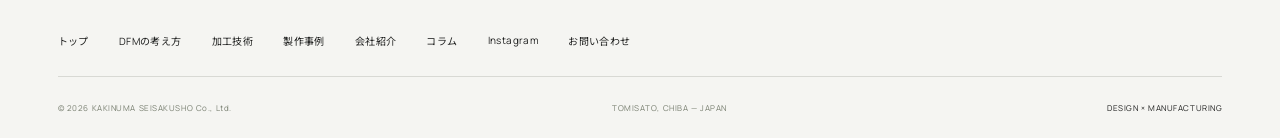
<file: column/kakinuma-seisakusho/index.html>
<!DOCTYPE html><html lang="ja"><head><meta charset="UTF-8"/><meta name="viewport" content="width=device-width, initial-scale=1.0"/><meta name="theme-color" content="#f5f5f2"/><title>柿沼製作所とは？「どうつくるか」から考える、千葉県富里市の精密板金会社 | 柿沼製作所</title><meta name="description" content="千葉県富里市の精密板金加工会社、柿沼製作所の紹介です。1972年創業、従業員12名。モノづくりの創造力で課題を解決するという理念と、設計の段階から「どうつくるか」をお客さまと一緒に考える提案、職人の手作業、これからの取り組みをまとめました。"/><meta property="og:title" content="柿沼製作所とは？「どうつくるか」から考える、千葉県富里市の精密板金会社 | 柿沼製作所"/><meta property="og:description" content="千葉県富里市の精密板金加工会社、柿沼製作所の紹介です。1972年創業、従業員12名。モノづくりの創造力で課題を解決するという理念と、設計の段階から「どうつくるか」をお客さまと一緒に考える提案、職人の手作業、これからの取り組みをまとめました。"/><meta property="og:type" content="article"/><meta property="og:locale" content="ja_JP"/><link rel="icon" type="image/svg+xml" href="/static/favicon.svg"/><link rel="preconnect" href="https://fonts.googleapis.com"/><link rel="preconnect" href="https://fonts.gstatic.com" crossorigin="anonymous"/><link href="https://fonts.googleapis.com/css2?family=Manrope:wght@400;500;600;700;800&amp;family=Noto+Sans+JP:wght@400;500;600;700;800;900&amp;display=swap" rel="stylesheet"/><link href="/static/style.css" rel="stylesheet"/><link rel="canonical" href="https://kakinumass.com/column/kakinuma-seisakusho/"/><meta property="og:url" content="https://kakinumass.com/column/kakinuma-seisakusho/"/><meta property="og:image" content="https://kakinumass.com/static/president.jpg"/><meta property="og:site_name" content="株式会社柿沼製作所"/><script type="application/ld+json" data-aio="1">{"@context":"https://schema.org","@graph":[{"@type":"Article","@id":"https://kakinumass.com/column/kakinuma-seisakusho/#article","headline":"柿沼製作所とは？「どうつくるか」から考える、千葉県富里市の精密板金会社","description":"千葉県富里市の精密板金加工会社、柿沼製作所の紹介です。1972年創業、従業員12名。モノづくりの創造力で課題を解決するという理念と、設計の段階から「どうつくるか」をお客さまと一緒に考える提案、職人の手作業、これからの取り組みをまとめました。","image":"https://kakinumass.com/static/president.jpg","author":{"@id":"https://kakinumass.com/#organization"},"publisher":{"@id":"https://kakinumass.com/#organization"},"about":{"@id":"https://kakinumass.com/#organization"},"datePublished":"2026-11-04","dateModified":"2026-11-04","inLanguage":"ja","mainEntityOfPage":"https://kakinumass.com/column/kakinuma-seisakusho/"},{"@type":"Organization","@id":"https://kakinumass.com/#organization","name":"株式会社柿沼製作所","url":"https://kakinumass.com/"},{"@type":"BreadcrumbList","itemListElement":[{"@type":"ListItem","position":1,"name":"トップ","item":"https://kakinumass.com/"},{"@type":"ListItem","position":2,"name":"コラム","item":"https://kakinumass.com/column/"},{"@type":"ListItem","position":3,"name":"柿沼製作所とは？「どうつくるか」から考える、千葉県富里市の精密板金会社"}]},{"@type":"FAQPage","@id":"https://kakinumass.com/column/kakinuma-seisakusho/#faq","mainEntity":[{"@type":"Question","name":"柿沼製作所はどこにある会社ですか？","acceptedAnswer":{"@type":"Answer","text":"千葉県富里市十倉302-42にある精密板金加工の会社です。ご来訪を希望される場合は、事前にお問い合わせください。"}},{"@type":"Question","name":"どんな加工を頼めますか？","acceptedAnswer":{"@type":"Answer","text":"3次元CADによる設計・DFM提案、レーザ加工、タレットパンチプレス加工、曲げ加工、溶接に対応しています。試作・小ロットに対応しています。塗装・メッキは協力会社と連携し、柿沼製作所が窓口となってお引き受けします。"}},{"@type":"Question","name":"図面が固まっていなくても相談できますか？","acceptedAnswer":{"@type":"Answer","text":"はい、ご相談いただけます。完成した図面だけでなく、手書きのスケッチや、まだ決まっていない点も含めてお知らせください。目的と条件をうかがい、守る必要がある寸法と変更を検討できる箇所を分けたうえで、つくり方を一緒に検討します。"}}]}]}</script></head><body><a class="skip-link" href="#main">本文へスキップ</a><header id="site-header" class="site-header"><a href="/" class="brand" aria-label="柿沼製作所 トップ"><img src="/static/kakinuma-logo.png" alt="Kakinuma" width="717" height="348"/><span>株式会社 柿沼製作所</span></a><nav id="main-navigation" aria-label="メインナビゲーション"><a href="/dfm">DFMの考え方</a><a href="/technology">加工技術</a><a href="/works">製作事例</a><a href="/about">会社紹介</a><a href="/column" aria-current="page">コラム</a><a href="/instagram">Instagram</a><a href="/contact" class="nav-contact">お問い合わせ<svg viewBox="0 0 24 24" fill="none" aria-hidden="true"><path d="M5 19 19 5M5 5h14v14" stroke="currentColor" stroke-width="1.5"></path></svg></a></nav><button id="menu-toggle" class="menu-toggle" aria-label="メニューを開く" aria-expanded="false" aria-controls="main-navigation"><span></span><span></span></button></header><main id="main"><section class="page-hero column-hero"><nav class="breadcrumb" aria-label="パンくずリスト"><a href="/">HOME</a><span>/</span><a href="/column">COLUMN</a><span>/</span><span aria-current="page">ABOUT KAKINUMA</span></nav><div class="page-title-grid"><div><p class="eyebrow"><span class="red-line"></span>COLUMN / 会社・考え方</p><h1>柿沼製作所とは？<br/>「どうつくるか」から考える、千葉県富里市の精密板金会社</h1><p class="page-lead">どんな会社で、何を大切にしているのか。千葉県富里市の精密板金加工会社、柿沼製作所が紹介します。</p><p class="column-meta">公開日：<time datetime="2026-11-04">2026.11.04</time></p></div></div></section><article class="column-article column-wide section-space">
<div class="column-section column-lead"><p class="column-side">SUMMARY</p><div class="column-body"><div class="column-answer"><p class="column-answer-label">この記事の結論</p><p>柿沼製作所は、千葉県富里市で1972年から続く精密板金加工の会社です。金属の板を切断し、曲げ、溶接して、筐体などの製品をつくっています。大切にしているのは、図面どおりにつくるだけでなく、「どうつくるか」を設計の段階からお客さまと一緒に考えることです。</p></div>
<figure class="column-fig column-stats" aria-label="数字で見る柿沼製作所：1972年創業、従業員12名、2018年に2代目の代表が就任"><ul><li><b>1972</b><span>年9月</span><small>創業</small></li><li><b>12</b><span>名</span><small>従業員数</small></li><li><b>2018</b><span>年</span><small>2代目の代表が就任</small></li></ul><figcaption>数字で見る柿沼製作所</figcaption></figure></div></div>
<nav class="column-section column-toc" aria-label="目次"><p class="column-side">CONTENTS</p><div class="column-body"><p class="column-toc-label">目次</p><ol><li><a href="#sec-1">柿沼製作所の概要</a></li><li><a href="#sec-2">理念は、モノづくりの創造力で課題を解決すること</a></li><li><a href="#sec-3">設備だけでなく、提案で選ばれる会社へ</a></li><li><a href="#sec-4">ロボットができない手作業を、強みに</a></li><li><a href="#sec-5">「やってみせる」ことで、チームをつくる</a></li><li><a href="#sec-6">これからの柿沼製作所</a></li><li><a href="#sec-7">よくある質問</a></li><li><a href="#sec-8">まとめ</a></li></ol></div></nav>
<section class="column-section" id="sec-1"><h2>柿沼製作所の概要</h2><div class="column-body"><p>株式会社柿沼製作所は、千葉県富里市十倉にある精密板金加工の会社です。創業は1972年9月で、従業員は12名です。2018年に柿沼 一成が2代目の代表取締役に就きました。</p>
<div class="table-scroll"><table class="column-table"><caption>会社の基本情報</caption><tbody><tr><th scope="row">所在地</th><td>〒286-0212 千葉県富里市十倉302-42</td></tr><tr><th scope="row">創業</th><td>1972年9月</td></tr><tr><th scope="row">代表取締役</th><td>柿沼 一成（2018年就任）</td></tr><tr><th scope="row">従業員数</th><td>12名</td></tr><tr><th scope="row">事業内容</th><td>精密板金加工（3次元CADによる設計・DFM提案、レーザ加工、タレットパンチプレス加工、曲げ加工、溶接）</td></tr><tr><th scope="row">対応ロット</th><td>試作・小ロット</td></tr><tr><th scope="row">表面処理</th><td>塗装・メッキは協力会社と連携し、柿沼製作所が窓口となってお引き受けします</td></tr></tbody></table></div></div></section>
<section class="column-section" id="sec-2"><h2>理念は、モノづくりの創造力で課題を解決すること</h2><div class="column-body"><p>柿沼製作所の理念は、次のとおりです。</p>
<blockquote class="column-quote"><p>モノづくりの「モノ」には様々な意味が込められています。「製品」「人財」「サービス」「ノウハウ」「情報」など、有形無形の全ての「モノ」です。私たちはそんなモノづくりの創造力で課題を解決し、お客様と共に成長しながら、社員、地域、社会の発展、繁栄に貢献いたします。そのために日々努力することを怠らず、新しいことを恐れず、挑戦し、至誠を尽くして「モノ」の研鑽、醸成に努めてまいります。</p></blockquote>
<p>代表の柿沼は、ものをつくる「創造」と、お客さまの課題を「解決」することの2つを、会社の軸にしています。実際の仕事では、この2つは絡み合っていると話しています。</p></div></section>
<section class="column-section" id="sec-3"><h2>設備だけでなく、提案で選ばれる会社へ</h2><div class="column-body"><p>代表の柿沼は、自社の設備はほかの板金加工会社と大きな差がないと考えています。だからこそ、提案で選ばれる会社でありたいと考えています。</p>
<p>板金加工は、知識があればさまざまなことができる一方、知識がないと難しい加工です。お客さまの要望をどうすればきれいに実現できるかを提案する力を、代表の柿沼は会社のいちばんの強みと考えています。</p>
<p>この考え方を形にしたのが、<a href="/dfm">DFM（製造のしやすさを考えた設計）</a>です。曲げの順序を変えられるか、部品を分けた方が加工しやすいか、指定のない角度や寸法をどこまで相談できるかを、設計の段階から検討します。手書きのスケッチを3次元CADで立体にし、製品に仕上げた例は<a href="/works">製作事例</a>で紹介しています。</p></div><figure class="column-fig column-flow" aria-label="相談から製品までの流れの一例：手書きのスケッチで相談、DFMでつくり方を検討、3次元CADで立体に、切断・曲げ・溶接、製品"><ol>
<li><img src="/static/pulley-sketch.jpg" alt="寸法と確認事項が書き込まれたプーリーカバーの手書き図" width="1024" height="724" loading="lazy"/><b>01</b><strong>手書きのスケッチで相談</strong><span>図面が固まっていなくても相談できます</span></li>
<li class="column-flow-text" data-label="DFM"><b>02</b><strong>DFMでつくり方を検討</strong><span>曲げの順序、部品の分け方、指定のない角度や寸法</span></li>
<li><img src="/static/pulley-cad.jpg" alt="プーリーカバーの3次元CADモデル" width="944" height="818" loading="lazy"/><b>03</b><strong>3次元CADで立体に</strong><span>形状と部品の関係を、立体で確かめます</span></li>
<li class="column-flow-text" data-label="CUT / BEND / WELD"><b>04</b><strong>切断・曲げ・溶接</strong><span>レーザ加工、タレットパンチプレス加工、曲げ加工、溶接</span></li>
<li><img src="/static/pulley-product.jpg" alt="板金加工と接合を経たプーリーカバーの製品" width="576" height="1024" loading="lazy"/><b>05</b><strong>製品</strong><span>製品に仕上げます</span></li>
</ol><figcaption>相談から製品までの流れの一例。完成した図面からのご依頼にも対応します。01・03・05の写真は<a href="/works">製作事例</a>のプーリーカバー、02・04は一般的な工程の説明です。</figcaption></figure></section>
<section class="column-section" id="sec-4"><h2>ロボットができない手作業を、強みに</h2><div class="column-body"><p>柿沼製作所は、職人が手作業で行う溶接の品質に自負を持っています。ロボットは、均一な品質のものを決まった時間でつくれるのが利点です。柿沼製作所は、ロボットができない手作業の部分をやっていきたいと考えています。その手作業が強みになっていくと考えているからです。</p></div></section>
<section class="column-section" id="sec-5"><h2>「やってみせる」ことで、チームをつくる</h2><div class="column-body"><p>代表の柿沼は、1972年の創業から続く会社を2代目として引き継ぎました。先代は、声をかければ社員が動くリーダーでした。2代目が同じように言っても、同じようにはいきません。そこで代表の柿沼は、声で「やれ」と言うのではなく、自分がやってみせることを大事にしてきました。こうやってほしいという姿を見せることで、社員がついてきてくれるようになったと話しています。</p></div></section>
<section class="column-section" id="sec-6"><h2>これからの柿沼製作所</h2><div class="column-body"><p>代表の柿沼の夢は、みんなで楽しくモノづくりができる会社にすることです。若い人が来たくなる会社にすることも、目標のひとつにしています。</p>
<p>つくれるものの範囲も、少しずつ広げていくことを考えています。得意とする薄板に加えて、厚みのある小物部品への対応や、板金加工にとどまらない金属加工全般への挑戦を検討しています。</p>
<figure class="column-fig column-scope" aria-label="これからの広がり：今は薄板の精密板金、検討中は厚みのある小物部品と金属加工全般"><ol>
<li class="is-now"><small>今</small><strong>薄板の精密板金</strong><span>得意としている分野</span></li>
<li><small>検討中</small><strong>厚みのある小物部品</strong><span>薄板に加えて対応を検討</span></li>
<li><small>検討中</small><strong>金属加工全般</strong><span>板金加工にとどまらない挑戦を検討</span></li>
</ol><figcaption>これからの広がり（検討中の内容を含みます）</figcaption></figure></div></section>
<section class="column-section" id="sec-7"><h2>よくある質問</h2><div class="column-body"><div class="column-faq"><h3>柿沼製作所はどこにある会社ですか？</h3><p>千葉県富里市十倉302-42にある精密板金加工の会社です。ご来訪を希望される場合は、事前にお問い合わせください。</p><h3>どんな加工を頼めますか？</h3><p>3次元CADによる設計・DFM提案、レーザ加工、タレットパンチプレス加工、曲げ加工、溶接に対応しています。試作・小ロットに対応しています。塗装・メッキは協力会社と連携し、柿沼製作所が窓口となってお引き受けします。</p><h3>図面が固まっていなくても相談できますか？</h3><p>はい、ご相談いただけます。完成した図面だけでなく、手書きのスケッチや、まだ決まっていない点も含めてお知らせください。目的と条件をうかがい、守る必要がある寸法と変更を検討できる箇所を分けたうえで、つくり方を一緒に検討します。</p></div></div></section>
<section class="column-section" id="sec-8"><h2>まとめ</h2><div class="column-body"><ul class="column-summary">
<li>柿沼製作所は、千葉県富里市の精密板金加工の会社です。図面どおりにつくるだけでなく、「どうつくるか」を設計の段階からお客さまと一緒に考えることを大切にしています。</li>
<li>理念は、モノづくりの創造力で課題を解決することです。代表の柿沼は、お客さまの要望をどうすればきれいに実現できるかを提案する力を、会社のいちばんの強みと考えています。</li>
<li>職人が手作業で行う溶接の品質に自負を持っています。代表の柿沼は、声で「やれ」と言うのではなく、やってみせることを大事にしてきました。</li>
<li>図面が固まっていなくても、手書きのスケッチから相談できます。</li>
</ul>
<p><a href="/contact">お問い合わせページへ</a></p></div></section>
<aside class="column-company column-section"><h2>この記事を書いた会社</h2><div class="column-body"><div class="column-portrait"><img src="/static/president.jpg" alt="代表取締役 柿沼一成" width="765" height="1024" loading="lazy"/><div><p><strong>株式会社柿沼製作所</strong>は、千葉県富里市の精密板金加工会社です。創業は1972年9月、従業員は12名、代表取締役は柿沼 一成です。3次元CADによる設計・DFM提案から、レーザ加工、タレットパンチプレス加工、曲げ加工、溶接までを手がけ、試作・小ロットに対応します。</p><p>〒286-0212 千葉県富里市十倉302-42 ／ <a href="/about">会社紹介</a> ／ <a href="/technology">加工技術・設備</a> ／ <a href="/works">製作事例</a></p></div></div></div></aside>
</article><section class="contact compact-contact section-space"><p class="section-label"><span class="red-dot"></span>LET’S CREATE TOGETHER<span class="section-number">LET’S TALK</span></p><div class="contact-heading"><div><h2>次のものづくりを、ここから。</h2><p>設計段階のご相談から、お見積もりまで。</p></div><a href="/contact" class="contact-arrow" aria-label="お問い合わせページへ"><svg viewBox="0 0 24 24" fill="none" aria-hidden="true"><path d="M5 19 19 5M5 5h14v14" stroke="currentColor" stroke-width="1.5"></path></svg></a></div></section></main><footer class="site-footer"><div class="footer-top"><a href="/" class="brand footer-brand" aria-label="柿沼製作所 トップ"><img src="/static/kakinuma-logo.png" alt="Kakinuma" width="717" height="348"/><span>株式会社 柿沼製作所</span></a><p>SHEET METAL<br/><strong>DESIGNER.</strong></p><a href="#site-header" class="back-top" aria-label="ページの先頭へ"><svg viewBox="0 0 24 24" fill="none" aria-hidden="true"><path d="M5 19 19 5M5 5h14v14" stroke="currentColor" stroke-width="1.5"></path></svg>BACK TO TOP</a></div><nav class="footer-nav" aria-label="フッターナビゲーション"><a href="/">トップ</a><a href="/dfm">DFMの考え方</a><a href="/technology">加工技術</a><a href="/works">製作事例</a><a href="/about">会社紹介</a><a href="/column">コラム</a><a href="/instagram">Instagram</a><a href="/contact">お問い合わせ</a></nav><div class="footer-bottom"><span>© 2026 KAKINUMA SEISAKUSHO Co., Ltd.</span><span>TOMISATO, CHIBA — JAPAN</span><span>DESIGN × MANUFACTURING</span></div></footer><script src="/static/app.js" defer=""></script></body></html>
</file>
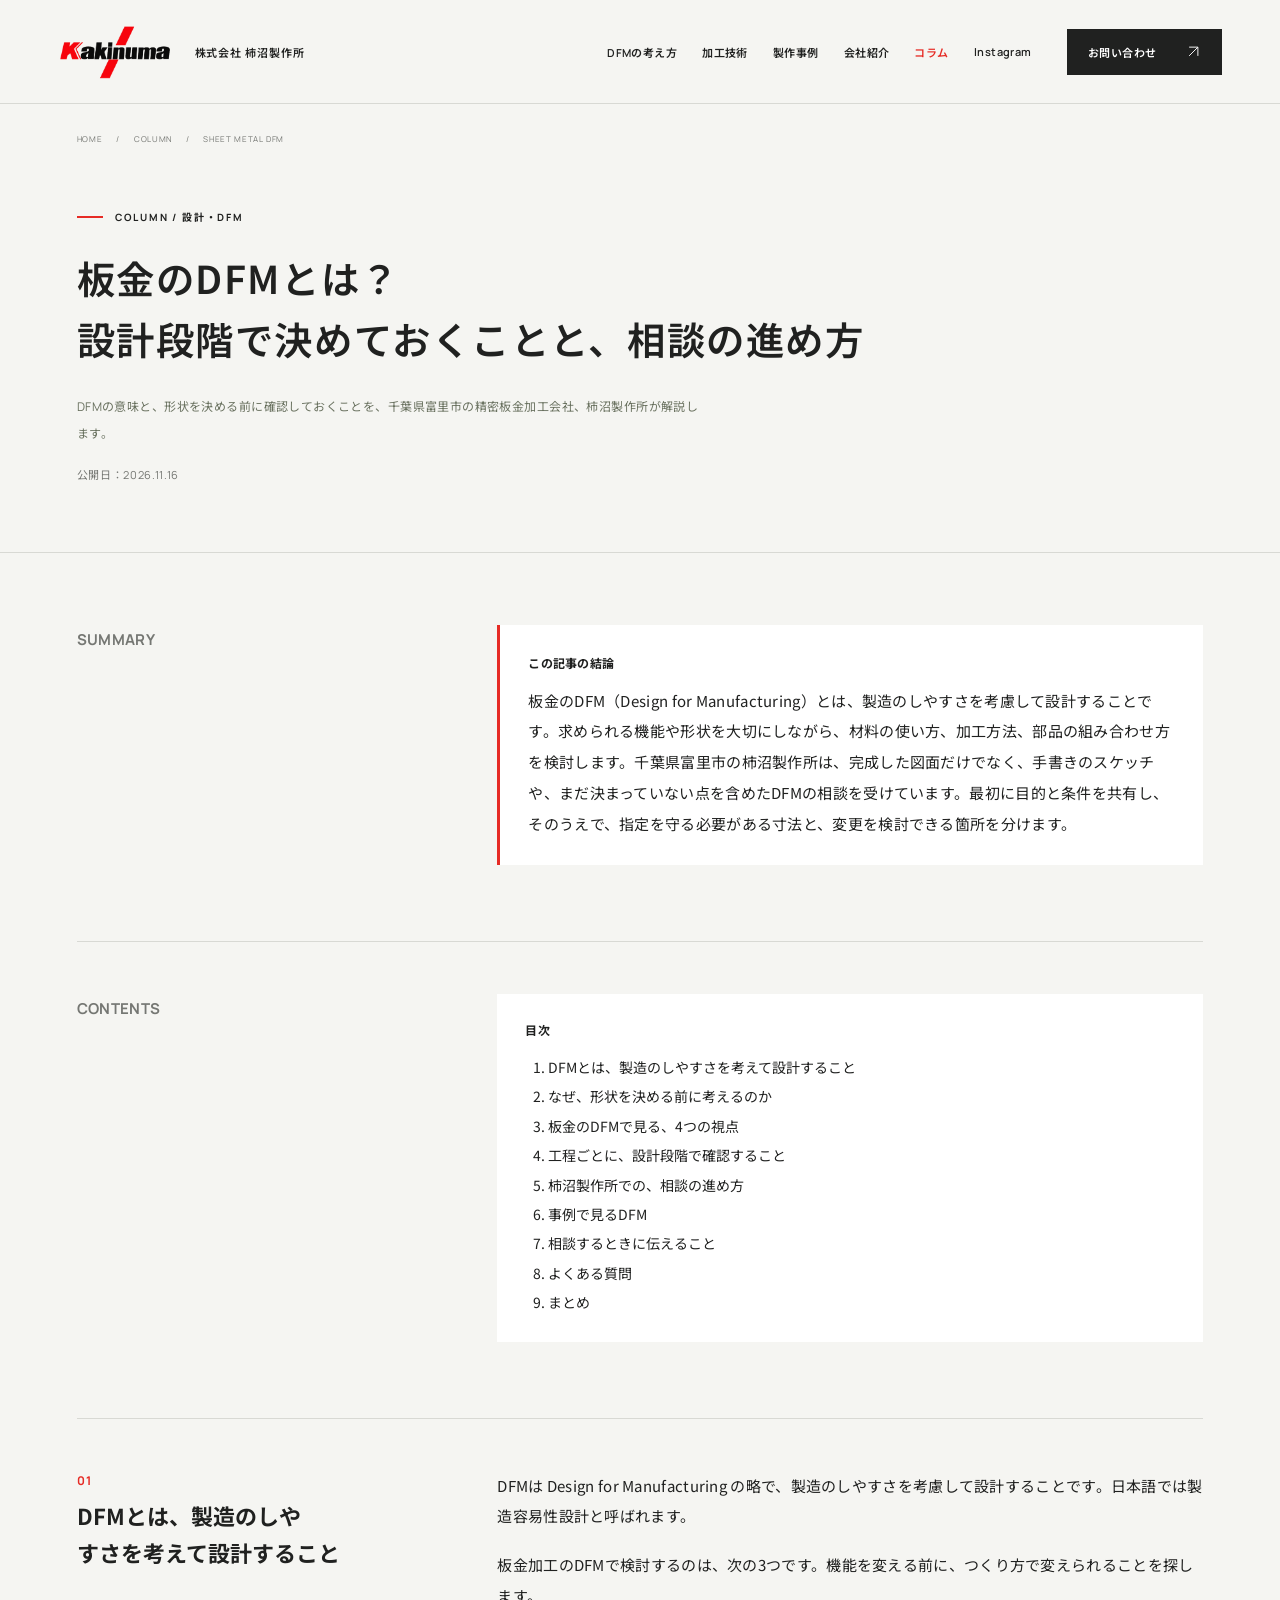
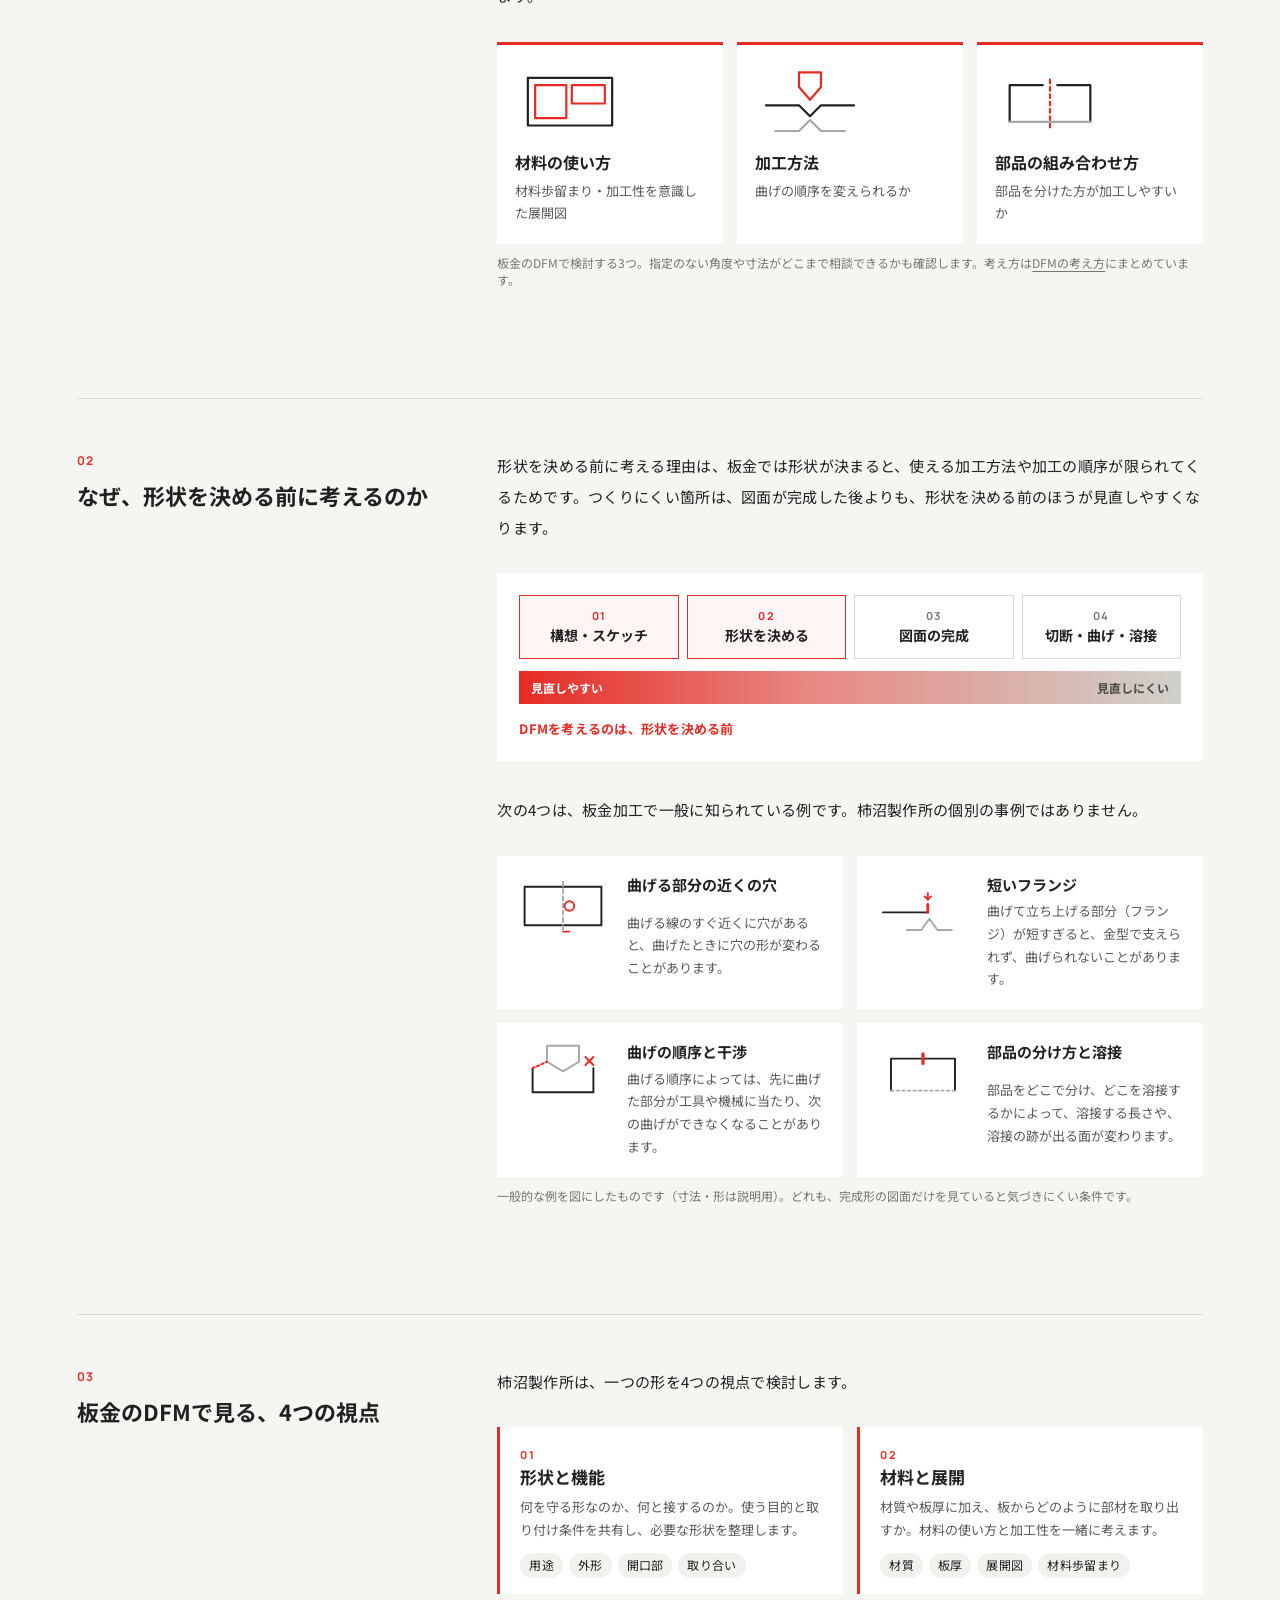
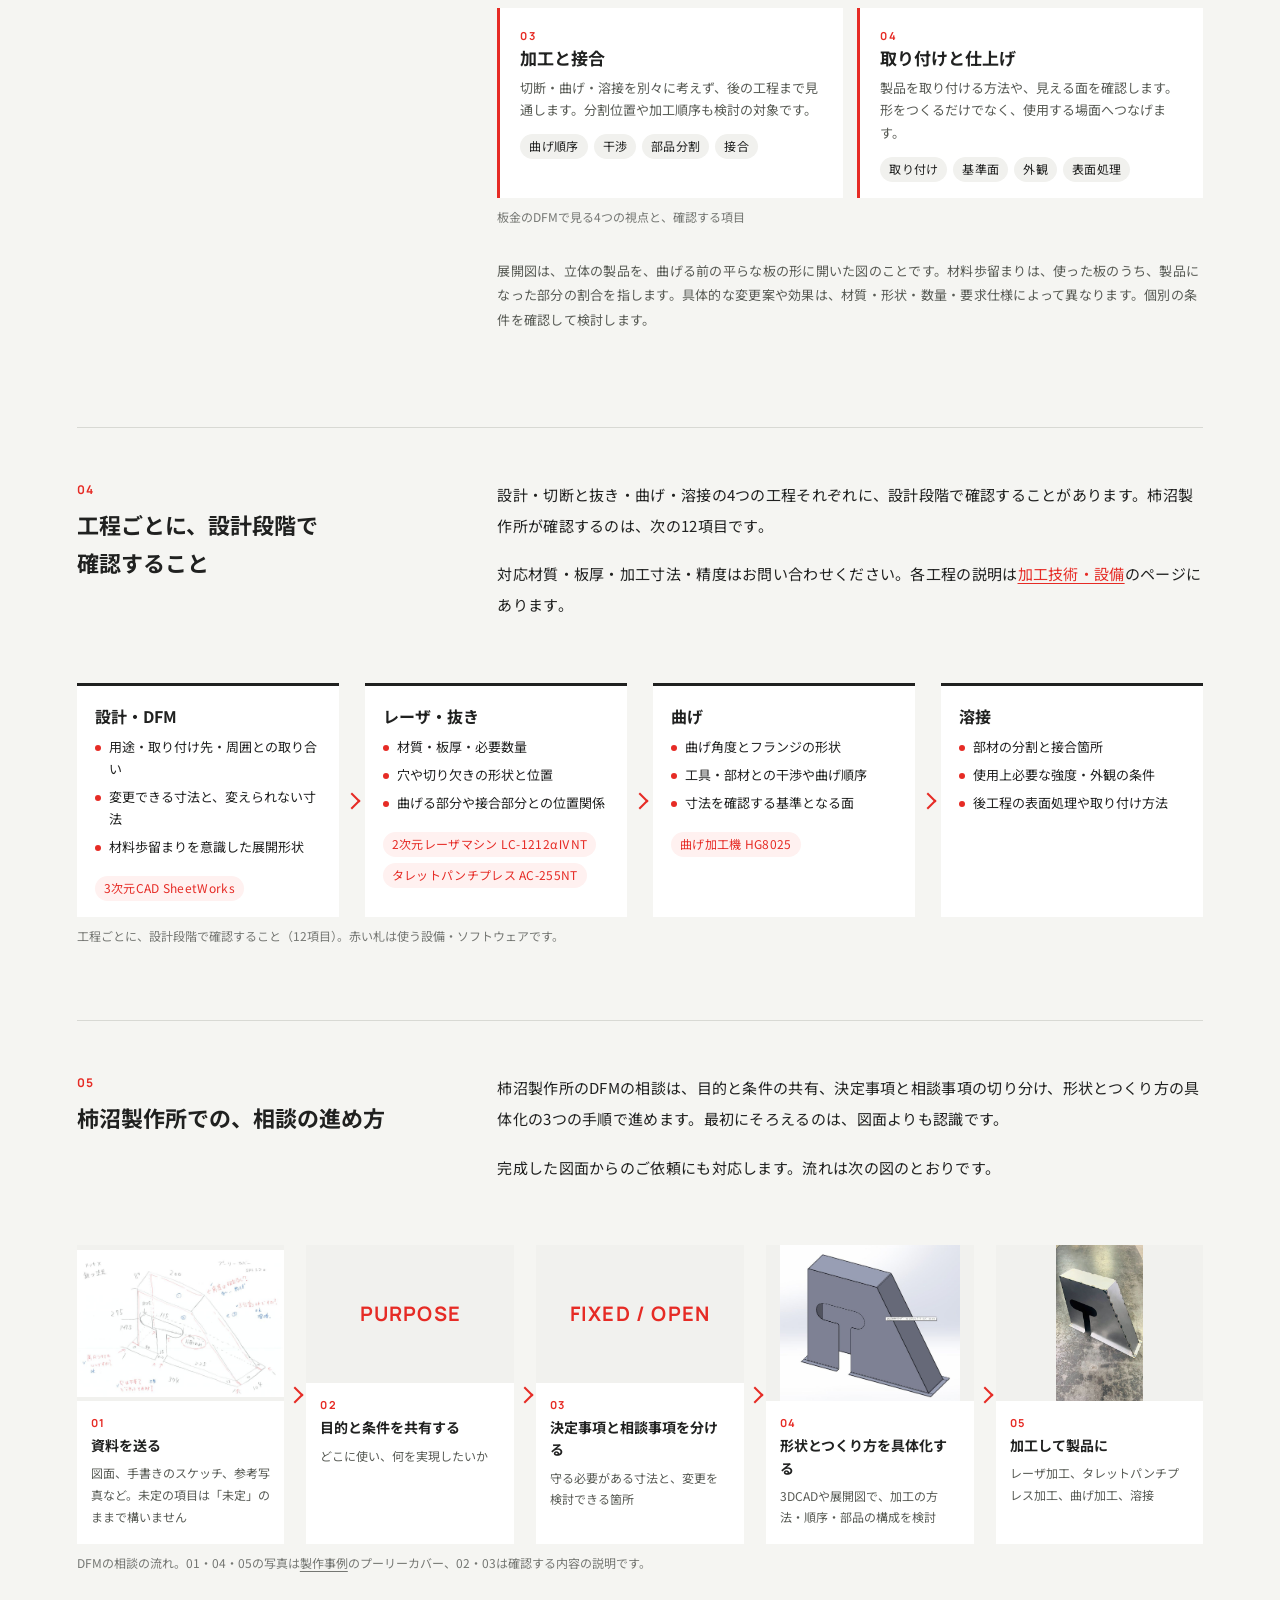
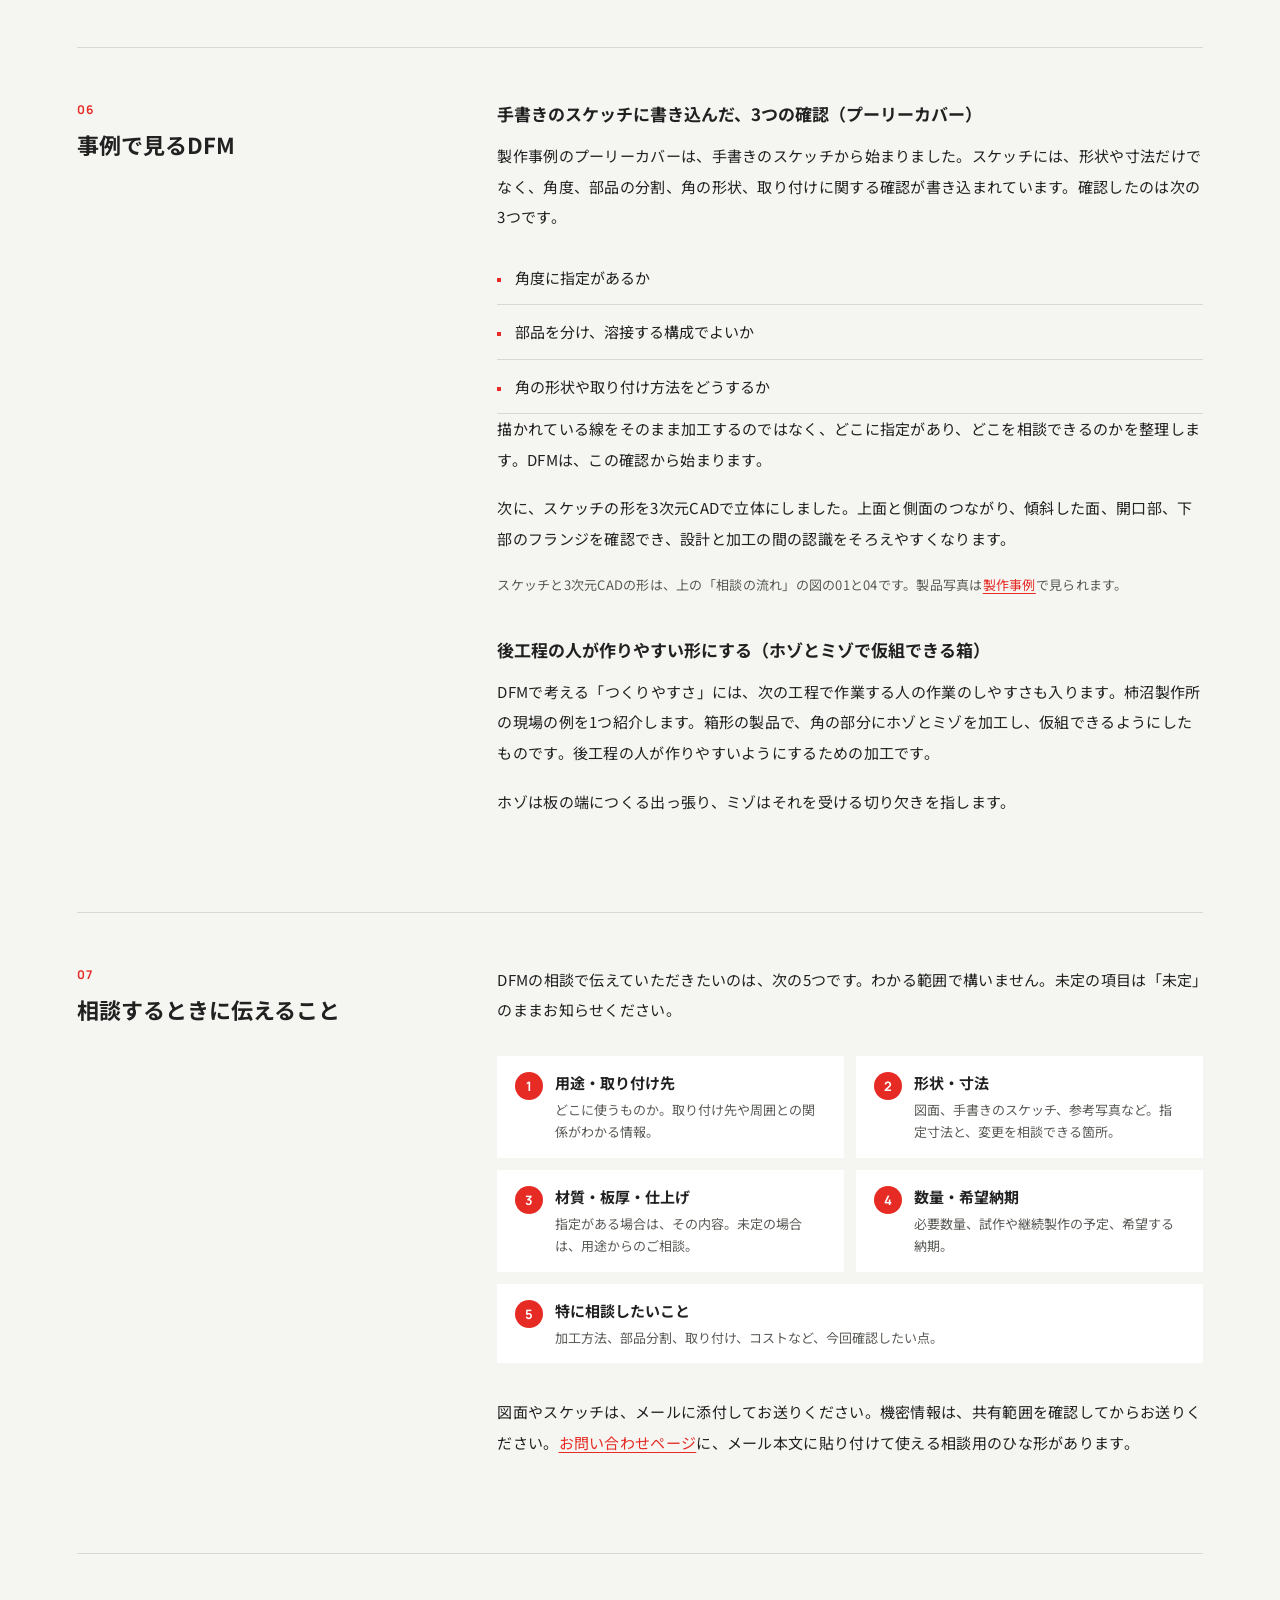
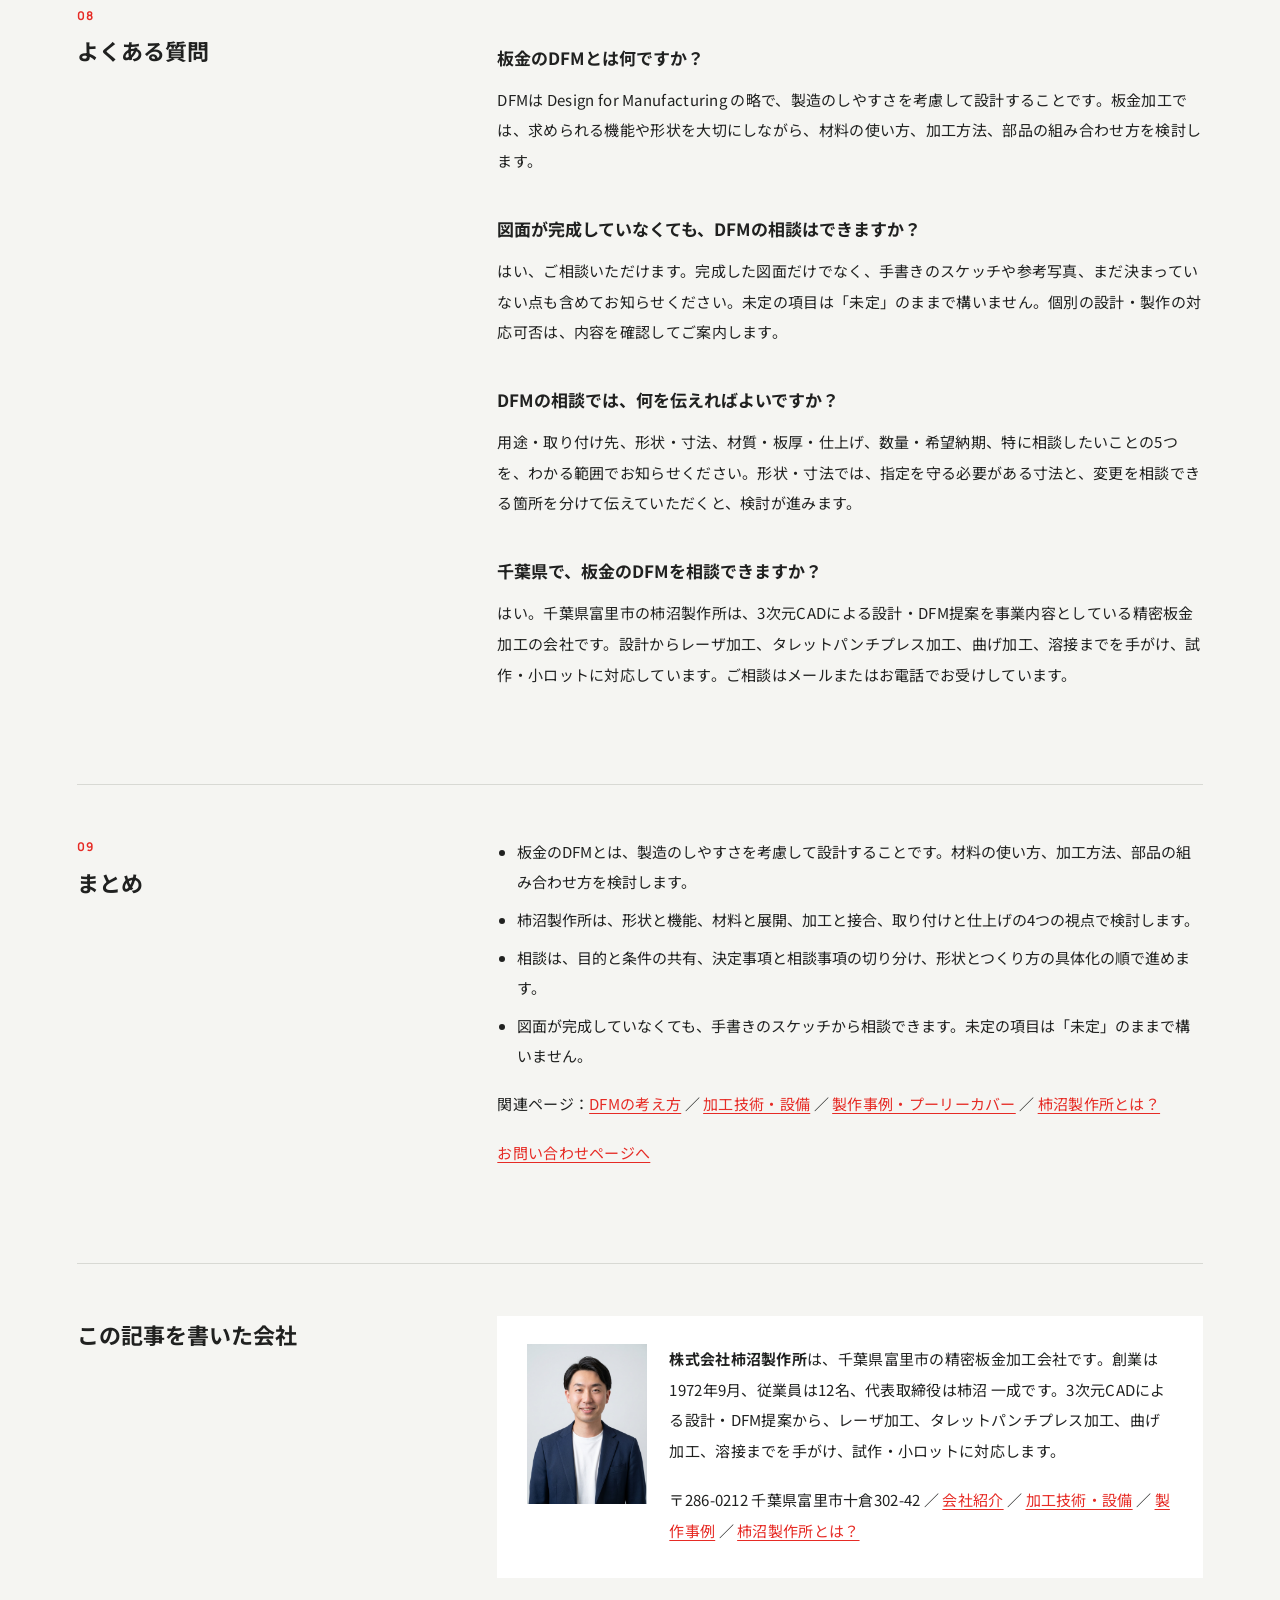
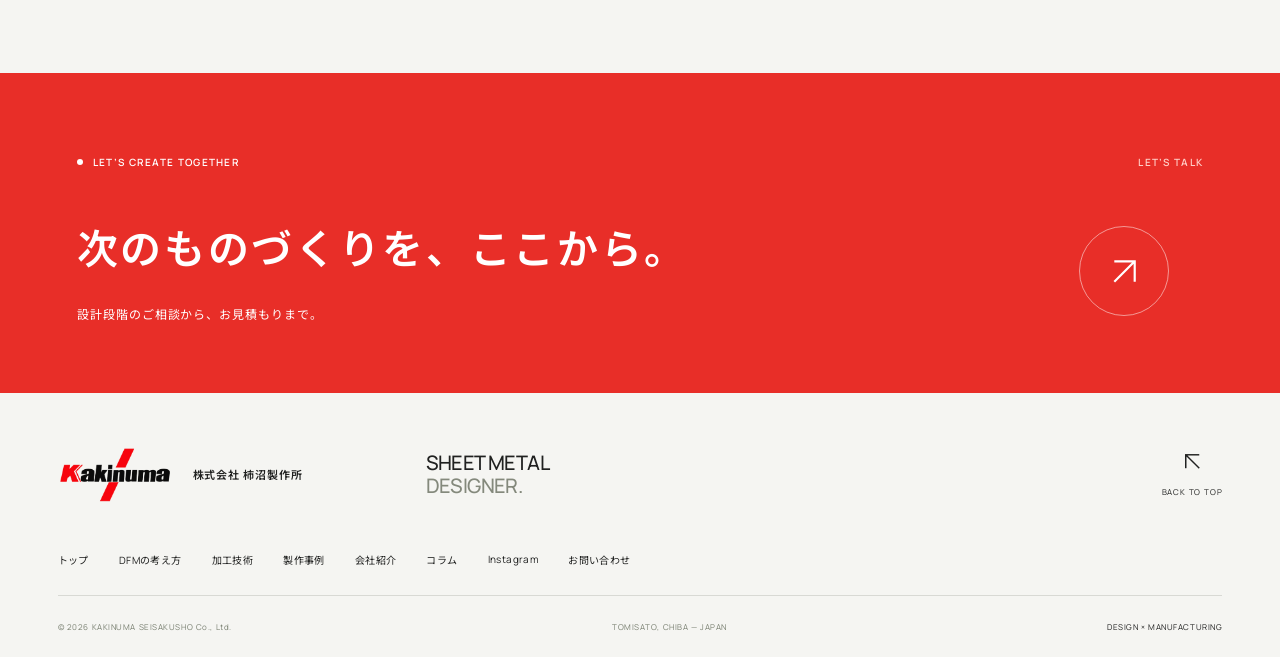
<file: column/sheet-metal-dfm/index.html>
<!DOCTYPE html><html lang="ja"><head><meta charset="UTF-8"/><meta name="viewport" content="width=device-width, initial-scale=1.0"/><meta name="theme-color" content="#f5f5f2"/><title>板金のDFMとは？設計段階で決めておくことと、相談の進め方 | 柿沼製作所</title><meta name="description" content="板金のDFM（製造のしやすさを考えた設計）とは何か、設計の段階で確認すること、相談の進め方を、千葉県富里市の精密板金加工会社、柿沼製作所が解説します。4つの視点、工程ごとの確認項目、手書きのスケッチから始めた製作事例も紹介します。"/><meta property="og:title" content="板金のDFMとは？設計段階で決めておくことと、相談の進め方 | 柿沼製作所"/><meta property="og:description" content="板金のDFM（製造のしやすさを考えた設計）とは何か、設計の段階で確認すること、相談の進め方を、千葉県富里市の精密板金加工会社、柿沼製作所が解説します。4つの視点、工程ごとの確認項目、手書きのスケッチから始めた製作事例も紹介します。"/><meta property="og:type" content="article"/><meta property="og:locale" content="ja_JP"/><link rel="icon" type="image/svg+xml" href="/static/favicon.svg"/><link rel="preconnect" href="https://fonts.googleapis.com"/><link rel="preconnect" href="https://fonts.gstatic.com" crossorigin="anonymous"/><link href="https://fonts.googleapis.com/css2?family=Manrope:wght@400;500;600;700;800&amp;family=Noto+Sans+JP:wght@400;500;600;700;800;900&amp;display=swap" rel="stylesheet"/><link href="/static/style.css" rel="stylesheet"/><link rel="canonical" href="https://kakinumass.com/column/sheet-metal-dfm/"/><meta property="og:url" content="https://kakinumass.com/column/sheet-metal-dfm/"/><meta property="og:image" content="https://kakinumass.com/static/pulley-sketch.jpg"/><meta property="og:site_name" content="株式会社柿沼製作所"/><script type="application/ld+json" data-aio="1">{"@context":"https://schema.org","@graph":[{"@type":"Article","@id":"https://kakinumass.com/column/sheet-metal-dfm/#article","headline":"板金のDFMとは？設計段階で決めておくことと、相談の進め方","description":"板金のDFM（製造のしやすさを考えた設計）とは何か、設計の段階で確認すること、相談の進め方を、千葉県富里市の精密板金加工会社、柿沼製作所が解説します。4つの視点、工程ごとの確認項目、手書きのスケッチから始めた製作事例も紹介します。","image":"https://kakinumass.com/static/pulley-sketch.jpg","author":{"@id":"https://kakinumass.com/#organization"},"publisher":{"@id":"https://kakinumass.com/#organization"},"datePublished":"2026-11-16","dateModified":"2026-11-18","inLanguage":"ja","mainEntityOfPage":"https://kakinumass.com/column/sheet-metal-dfm/"},{"@type":"Organization","@id":"https://kakinumass.com/#organization","name":"株式会社柿沼製作所","url":"https://kakinumass.com/"},{"@type":"BreadcrumbList","itemListElement":[{"@type":"ListItem","position":1,"name":"トップ","item":"https://kakinumass.com/"},{"@type":"ListItem","position":2,"name":"コラム","item":"https://kakinumass.com/column/"},{"@type":"ListItem","position":3,"name":"板金のDFMとは？設計段階で決めておくことと、相談の進め方"}]},{"@type":"FAQPage","@id":"https://kakinumass.com/column/sheet-metal-dfm/#faq","mainEntity":[{"@type":"Question","name":"板金のDFMとは何ですか？","acceptedAnswer":{"@type":"Answer","text":"DFMは Design for Manufacturing の略で、製造のしやすさを考慮して設計することです。板金加工では、求められる機能や形状を大切にしながら、材料の使い方、加工方法、部品の組み合わせ方を検討します。"}},{"@type":"Question","name":"図面が完成していなくても、DFMの相談はできますか？","acceptedAnswer":{"@type":"Answer","text":"はい、ご相談いただけます。完成した図面だけでなく、手書きのスケッチや参考写真、まだ決まっていない点も含めてお知らせください。未定の項目は「未定」のままで構いません。個別の設計・製作の対応可否は、内容を確認してご案内します。"}},{"@type":"Question","name":"DFMの相談では、何を伝えればよいですか？","acceptedAnswer":{"@type":"Answer","text":"用途・取り付け先、形状・寸法、材質・板厚・仕上げ、数量・希望納期、特に相談したいことの5つを、わかる範囲でお知らせください。形状・寸法では、指定を守る必要がある寸法と、変更を相談できる箇所を分けて伝えていただくと、検討が進みます。"}},{"@type":"Question","name":"千葉県で、板金のDFMを相談できますか？","acceptedAnswer":{"@type":"Answer","text":"はい。千葉県富里市の柿沼製作所は、3次元CADによる設計・DFM提案を事業内容としている精密板金加工の会社です。設計からレーザ加工、タレットパンチプレス加工、曲げ加工、溶接までを手がけ、試作・小ロットに対応しています。ご相談はメールまたはお電話でお受けしています。"}}]}]}</script></head><body><a class="skip-link" href="#main">本文へスキップ</a><header id="site-header" class="site-header"><a href="/" class="brand" aria-label="柿沼製作所 トップ"><img src="/static/kakinuma-logo.png" alt="Kakinuma" width="717" height="348"/><span>株式会社 柿沼製作所</span></a><nav id="main-navigation" aria-label="メインナビゲーション"><a href="/dfm">DFMの考え方</a><a href="/technology">加工技術</a><a href="/works">製作事例</a><a href="/about">会社紹介</a><a href="/column" aria-current="page">コラム</a><a href="/instagram">Instagram</a><a href="/contact" class="nav-contact">お問い合わせ<svg viewBox="0 0 24 24" fill="none" aria-hidden="true"><path d="M5 19 19 5M5 5h14v14" stroke="currentColor" stroke-width="1.5"></path></svg></a></nav><button id="menu-toggle" class="menu-toggle" aria-label="メニューを開く" aria-expanded="false" aria-controls="main-navigation"><span></span><span></span></button></header><main id="main"><section class="page-hero column-hero"><nav class="breadcrumb" aria-label="パンくずリスト"><a href="/">HOME</a><span>/</span><a href="/column">COLUMN</a><span>/</span><span aria-current="page">SHEET METAL DFM</span></nav><div class="page-title-grid"><div><p class="eyebrow"><span class="red-line"></span>COLUMN / 設計・DFM</p><h1>板金のDFMとは？<br/>設計段階で決めておくことと、相談の進め方</h1><p class="page-lead">DFMの意味と、形状を決める前に確認しておくことを、千葉県富里市の精密板金加工会社、柿沼製作所が解説します。</p><p class="column-meta">公開日：<time datetime="2026-11-16">2026.11.16</time></p></div></div></section><article class="column-article column-wide section-space">
<div class="column-section column-lead"><p class="column-side">SUMMARY</p><div class="column-body"><div class="column-answer"><p class="column-answer-label">この記事の結論</p><p>板金のDFM（Design for Manufacturing）とは、製造のしやすさを考慮して設計することです。求められる機能や形状を大切にしながら、材料の使い方、加工方法、部品の組み合わせ方を検討します。千葉県富里市の柿沼製作所は、完成した図面だけでなく、手書きのスケッチや、まだ決まっていない点を含めたDFMの相談を受けています。最初に目的と条件を共有し、そのうえで、指定を守る必要がある寸法と、変更を検討できる箇所を分けます。</p></div></div></div>
<nav class="column-section column-toc" aria-label="目次"><p class="column-side">CONTENTS</p><div class="column-body"><p class="column-toc-label">目次</p><ol><li><a href="#sec-1">DFMとは、製造のしやすさを考えて設計すること</a></li><li><a href="#sec-2">なぜ、形状を決める前に考えるのか</a></li><li><a href="#sec-3">板金のDFMで見る、4つの視点</a></li><li><a href="#sec-4">工程ごとに、設計段階で確認すること</a></li><li><a href="#sec-5">柿沼製作所での、相談の進め方</a></li><li><a href="#sec-6">事例で見るDFM</a></li><li><a href="#sec-7">相談するときに伝えること</a></li><li><a href="#sec-8">よくある質問</a></li><li><a href="#sec-9">まとめ</a></li></ol></div></nav>
<section class="column-section" id="sec-1"><h2>DFMとは、製造のしやすさを考えて設計すること</h2><div class="column-body"><p>DFMは Design for Manufacturing の略で、製造のしやすさを考慮して設計することです。日本語では製造容易性設計と呼ばれます。</p>
<p>板金加工のDFMで検討するのは、次の3つです。機能を変える前に、つくり方で変えられることを探します。</p><figure class="column-fig cdg-three" aria-label="板金のDFMで検討する3つ：材料の使い方、加工方法、部品の組み合わせ方"><ul><li><svg viewBox="0 0 120 80" role="img" aria-label="板から部材を取り出すイメージ" fill="none" stroke="currentColor" stroke-width="2" stroke-linecap="round" stroke-linejoin="round"><rect x="14" y="14" width="92" height="52"/><rect x="22" y="22" width="34" height="36" class="r"/><rect x="62" y="22" width="36" height="20" class="r"/></svg><strong>材料の使い方</strong><span>材料歩留まり・加工性を意識した展開図</span></li><li><svg viewBox="0 0 120 80" role="img" aria-label="上の型で板を押して曲げるイメージ" fill="none" stroke="currentColor" stroke-width="2" stroke-linecap="round" stroke-linejoin="round"><path d="M48 8h24v16l-12 14-12-14z" class="r"/><path d="M12 44h36l12 12 12-12h36"/><path d="M22 72h26l12-12 12 12h26" class="m"/></svg><strong>加工方法</strong><span>曲げの順序を変えられるか</span></li><li><svg viewBox="0 0 120 80" role="img" aria-label="部品を分けて組み合わせるイメージ" fill="none" stroke="currentColor" stroke-width="2" stroke-linecap="round" stroke-linejoin="round"><path d="M16 62V22h36"/><path d="M68 22h36v40"/><path d="M60 16v52" class="r" stroke-dasharray="4 4"/><path d="M16 62h88" class="m"/></svg><strong>部品の組み合わせ方</strong><span>部品を分けた方が加工しやすいか</span></li></ul><figcaption>板金のDFMで検討する3つ。指定のない角度や寸法がどこまで相談できるかも確認します。考え方は<a href="/dfm">DFMの考え方</a>にまとめています。</figcaption></figure></div></section>
<section class="column-section" id="sec-2"><h2>なぜ、形状を決める前に考えるのか</h2><div class="column-body"><p>形状を決める前に考える理由は、板金では形状が決まると、使える加工方法や加工の順序が限られてくるためです。つくりにくい箇所は、図面が完成した後よりも、形状を決める前のほうが見直しやすくなります。</p><figure class="column-fig cdg-timeline" aria-label="見直しやすさの変化：構想・スケッチ、形状を決める段階は見直しやすく、図面の完成後、加工の段階は見直しにくい"><ol><li class="is-dfm"><b>01</b><strong>構想・スケッチ</strong></li><li class="is-dfm"><b>02</b><strong>形状を決める</strong></li><li><b>03</b><strong>図面の完成</strong></li><li><b>04</b><strong>切断・曲げ・溶接</strong></li></ol><div class="cdg-meter"><span>見直しやすい</span><span>見直しにくい</span></div><p class="cdg-mark">DFMを考えるのは、形状を決める前</p></figure><p>次の4つは、板金加工で一般に知られている例です。柿沼製作所の個別の事例ではありません。</p>
<figure class="column-fig cdg-cases" aria-label="板金加工で一般に知られている4つの例"><ul><li><svg viewBox="0 0 120 80" role="img" aria-label="曲げる線の近くに穴があるイメージ" fill="none" stroke="currentColor" stroke-width="2" stroke-linecap="round" stroke-linejoin="round"><rect x="12" y="16" width="96" height="48"/><path d="M60 10v60" stroke-dasharray="5 4" class="m"/><circle cx="68" cy="40" r="6" class="r"/><path d="M60 72h8" class="r"/></svg><strong>曲げる部分の近くの穴</strong><span>曲げる線のすぐ近くに穴があると、曲げたときに穴の形が変わることがあります。</span></li><li><svg viewBox="0 0 120 80" role="img" aria-label="立ち上げる部分が短く下の型にかからないイメージ" fill="none" stroke="currentColor" stroke-width="2" stroke-linecap="round" stroke-linejoin="round"><path d="M10 48h56"/><path d="M66 48v-10" class="r" stroke-width="3.5"/><path d="M40 70h18l10-14 10 14h18" class="m"/><path d="M66 24v8" class="r"/><path d="M62 28l4 4 4-4" class="r"/></svg><strong>短いフランジ</strong><span>曲げて立ち上げる部分（フランジ）が短すぎると、金型で支えられず、曲げられないことがあります。</span></li><li><svg viewBox="0 0 120 80" role="img" aria-label="先に曲げた部分が上の型に当たるイメージ" fill="none" stroke="currentColor" stroke-width="2" stroke-linecap="round" stroke-linejoin="round"><path d="M22 34v30h76V34"/><path d="M40 6h40v20l-20 12-20-12z" class="m"/><path d="M88 20l10 10M98 20l-10 10" class="r"/><path d="M22 34l18-8" class="r" stroke-dasharray="3 3"/></svg><strong>曲げの順序と干渉</strong><span>曲げる順序によっては、先に曲げた部分が工具や機械に当たり、次の曲げができなくなることがあります。</span></li><li><svg viewBox="0 0 120 80" role="img" aria-label="部品を分けて溶接するイメージ" fill="none" stroke="currentColor" stroke-width="2" stroke-linecap="round" stroke-linejoin="round"><path d="M20 62V22h40"/><path d="M60 22h40v40"/><path d="M60 16v12" class="r" stroke-width="4"/><path d="M20 62h80" class="m" stroke-dasharray="3 4"/></svg><strong>部品の分け方と溶接</strong><span>部品をどこで分け、どこを溶接するかによって、溶接する長さや、溶接の跡が出る面が変わります。</span></li></ul><figcaption>一般的な例を図にしたものです（寸法・形は説明用）。どれも、完成形の図面だけを見ていると気づきにくい条件です。</figcaption></figure></div></section>
<section class="column-section" id="sec-3"><h2>板金のDFMで見る、4つの視点</h2><div class="column-body"><p>柿沼製作所は、一つの形を4つの視点で検討します。</p>
<figure class="column-fig cdg-views" aria-label="板金のDFMで見る4つの視点：形状と機能、材料と展開、加工と接合、取り付けと仕上げ"><ol><li><b>01</b><strong>形状と機能</strong><span>何を守る形なのか、何と接するのか。使う目的と取り付け条件を共有し、必要な形状を整理します。</span><p><em>用途</em><em>外形</em><em>開口部</em><em>取り合い</em></p></li><li><b>02</b><strong>材料と展開</strong><span>材質や板厚に加え、板からどのように部材を取り出すか。材料の使い方と加工性を一緒に考えます。</span><p><em>材質</em><em>板厚</em><em>展開図</em><em>材料歩留まり</em></p></li><li><b>03</b><strong>加工と接合</strong><span>切断・曲げ・溶接を別々に考えず、後の工程まで見通します。分割位置や加工順序も検討の対象です。</span><p><em>曲げ順序</em><em>干渉</em><em>部品分割</em><em>接合</em></p></li><li><b>04</b><strong>取り付けと仕上げ</strong><span>製品を取り付ける方法や、見える面を確認します。形をつくるだけでなく、使用する場面へつなげます。</span><p><em>取り付け</em><em>基準面</em><em>外観</em><em>表面処理</em></p></li></ol><figcaption>板金のDFMで見る4つの視点と、確認する項目</figcaption></figure>
<p class="cdg-note">展開図は、立体の製品を、曲げる前の平らな板の形に開いた図のことです。材料歩留まりは、使った板のうち、製品になった部分の割合を指します。具体的な変更案や効果は、材質・形状・数量・要求仕様によって異なります。個別の条件を確認して検討します。</p></div></section>
<section class="column-section" id="sec-4"><h2>工程ごとに、設計段階で確認すること</h2><div class="column-body"><p>設計・切断と抜き・曲げ・溶接の4つの工程それぞれに、設計段階で確認することがあります。柿沼製作所が確認するのは、次の12項目です。</p>

<p>対応材質・板厚・加工寸法・精度はお問い合わせください。各工程の説明は<a href="/technology">加工技術・設備</a>のページにあります。</p></div><figure class="column-fig cdg-process" aria-label="工程ごとに設計段階で確認すること：設計・DFM、レーザ・抜き、曲げ、溶接の各3項目"><ol><li><strong>設計・DFM</strong><ul><li>用途・取り付け先・周囲との取り合い</li><li>変更できる寸法と、変えられない寸法</li><li>材料歩留まりを意識した展開形状</li></ul><p><em>3次元CAD SheetWorks</em></p></li><li><strong>レーザ・抜き</strong><ul><li>材質・板厚・必要数量</li><li>穴や切り欠きの形状と位置</li><li>曲げる部分や接合部分との位置関係</li></ul><p><em>2次元レーザマシン LC-1212αⅣNT</em><em>タレットパンチプレス AC-255NT</em></p></li><li><strong>曲げ</strong><ul><li>曲げ角度とフランジの形状</li><li>工具・部材との干渉や曲げ順序</li><li>寸法を確認する基準となる面</li></ul><p><em>曲げ加工機 HG8025</em></p></li><li><strong>溶接</strong><ul><li>部材の分割と接合箇所</li><li>使用上必要な強度・外観の条件</li><li>後工程の表面処理や取り付け方法</li></ul></li></ol><figcaption>工程ごとに、設計段階で確認すること（12項目）。赤い札は使う設備・ソフトウェアです。</figcaption></figure></section>
<section class="column-section" id="sec-5"><h2>柿沼製作所での、相談の進め方</h2><div class="column-body"><p>柿沼製作所のDFMの相談は、目的と条件の共有、決定事項と相談事項の切り分け、形状とつくり方の具体化の3つの手順で進めます。最初にそろえるのは、図面よりも認識です。</p>
<p>完成した図面からのご依頼にも対応します。流れは次の図のとおりです。</p></div><figure class="column-fig column-flow" aria-label="DFMの相談の流れ：資料を送る、目的と条件を共有する、決定事項と相談事項を分ける、形状とつくり方を具体化する、加工して製品にする"><ol>
<li><img src="/static/pulley-sketch.jpg" alt="寸法と確認事項が書き込まれたプーリーカバーの手書き図" width="1024" height="724" loading="lazy"/><b>01</b><strong>資料を送る</strong><span>図面、手書きのスケッチ、参考写真など。未定の項目は「未定」のままで構いません</span></li>
<li class="column-flow-text" data-label="PURPOSE"><b>02</b><strong>目的と条件を共有する</strong><span>どこに使い、何を実現したいか</span></li>
<li class="column-flow-text" data-label="FIXED / OPEN"><b>03</b><strong>決定事項と相談事項を分ける</strong><span>守る必要がある寸法と、変更を検討できる箇所</span></li>
<li><img src="/static/pulley-cad.jpg" alt="プーリーカバーの3次元CADモデル" width="944" height="818" loading="lazy"/><b>04</b><strong>形状とつくり方を具体化する</strong><span>3DCADや展開図で、加工の方法・順序・部品の構成を検討</span></li>
<li><img src="/static/pulley-product.jpg" alt="板金加工と接合を経たプーリーカバーの製品" width="576" height="1024" loading="lazy"/><b>05</b><strong>加工して製品に</strong><span>レーザ加工、タレットパンチプレス加工、曲げ加工、溶接</span></li>
</ol><figcaption>DFMの相談の流れ。01・04・05の写真は<a href="/works">製作事例</a>のプーリーカバー、02・03は確認する内容の説明です。</figcaption></figure></section>
<section class="column-section" id="sec-6"><h2>事例で見るDFM</h2><div class="column-body"><h3>手書きのスケッチに書き込んだ、3つの確認（プーリーカバー）</h3>
<p>製作事例のプーリーカバーは、手書きのスケッチから始まりました。スケッチには、形状や寸法だけでなく、角度、部品の分割、角の形状、取り付けに関する確認が書き込まれています。確認したのは次の3つです。</p>
<ul class="detail-checks column-checks"><li>角度に指定があるか</li><li>部品を分け、溶接する構成でよいか</li><li>角の形状や取り付け方法をどうするか</li></ul>
<p>描かれている線をそのまま加工するのではなく、どこに指定があり、どこを相談できるのかを整理します。DFMは、この確認から始まります。</p>
<p>次に、スケッチの形を3次元CADで立体にしました。上面と側面のつながり、傾斜した面、開口部、下部のフランジを確認でき、設計と加工の間の認識をそろえやすくなります。</p><p class="cdg-note">スケッチと3次元CADの形は、上の「相談の流れ」の図の01と04です。製品写真は<a href="/works">製作事例</a>で見られます。</p>
<h3>後工程の人が作りやすい形にする（ホゾとミゾで仮組できる箱）</h3>
<p>DFMで考える「つくりやすさ」には、次の工程で作業する人の作業のしやすさも入ります。柿沼製作所の現場の例を1つ紹介します。箱形の製品で、角の部分にホゾとミゾを加工し、仮組できるようにしたものです。後工程の人が作りやすいようにするための加工です。</p>
<p>ホゾは板の端につくる出っ張り、ミゾはそれを受ける切り欠きを指します。</p></div></section>
<section class="column-section" id="sec-7"><h2>相談するときに伝えること</h2><div class="column-body"><p>DFMの相談で伝えていただきたいのは、次の5つです。わかる範囲で構いません。未定の項目は「未定」のままお知らせください。</p>
<figure class="column-fig cdg-list" aria-label="DFMの相談で伝えること5つ"><ol><li><b>1</b><strong>用途・取り付け先</strong><span>どこに使うものか。取り付け先や周囲との関係がわかる情報。</span></li><li><b>2</b><strong>形状・寸法</strong><span>図面、手書きのスケッチ、参考写真など。指定寸法と、変更を相談できる箇所。</span></li><li><b>3</b><strong>材質・板厚・仕上げ</strong><span>指定がある場合は、その内容。未定の場合は、用途からのご相談。</span></li><li><b>4</b><strong>数量・希望納期</strong><span>必要数量、試作や継続製作の予定、希望する納期。</span></li><li><b>5</b><strong>特に相談したいこと</strong><span>加工方法、部品分割、取り付け、コストなど、今回確認したい点。</span></li></ol></figure>
<p>図面やスケッチは、メールに添付してお送りください。機密情報は、共有範囲を確認してからお送りください。<a href="/contact">お問い合わせページ</a>に、メール本文に貼り付けて使える相談用のひな形があります。</p></div></section>
<section class="column-section" id="sec-8"><h2>よくある質問</h2><div class="column-body"><div class="column-faq"><h3>板金のDFMとは何ですか？</h3><p>DFMは Design for Manufacturing の略で、製造のしやすさを考慮して設計することです。板金加工では、求められる機能や形状を大切にしながら、材料の使い方、加工方法、部品の組み合わせ方を検討します。</p><h3>図面が完成していなくても、DFMの相談はできますか？</h3><p>はい、ご相談いただけます。完成した図面だけでなく、手書きのスケッチや参考写真、まだ決まっていない点も含めてお知らせください。未定の項目は「未定」のままで構いません。個別の設計・製作の対応可否は、内容を確認してご案内します。</p><h3>DFMの相談では、何を伝えればよいですか？</h3><p>用途・取り付け先、形状・寸法、材質・板厚・仕上げ、数量・希望納期、特に相談したいことの5つを、わかる範囲でお知らせください。形状・寸法では、指定を守る必要がある寸法と、変更を相談できる箇所を分けて伝えていただくと、検討が進みます。</p><h3>千葉県で、板金のDFMを相談できますか？</h3><p>はい。千葉県富里市の柿沼製作所は、3次元CADによる設計・DFM提案を事業内容としている精密板金加工の会社です。設計からレーザ加工、タレットパンチプレス加工、曲げ加工、溶接までを手がけ、試作・小ロットに対応しています。ご相談はメールまたはお電話でお受けしています。</p></div></div></section>
<section class="column-section" id="sec-9"><h2>まとめ</h2><div class="column-body"><ul class="column-summary">
<li>板金のDFMとは、製造のしやすさを考慮して設計することです。材料の使い方、加工方法、部品の組み合わせ方を検討します。</li>
<li>柿沼製作所は、形状と機能、材料と展開、加工と接合、取り付けと仕上げの4つの視点で検討します。</li>
<li>相談は、目的と条件の共有、決定事項と相談事項の切り分け、形状とつくり方の具体化の順で進めます。</li>
<li>図面が完成していなくても、手書きのスケッチから相談できます。未定の項目は「未定」のままで構いません。</li>
</ul>
<p class="column-related">関連ページ：<a href="/dfm">DFMの考え方</a> ／ <a href="/technology">加工技術・設備</a> ／ <a href="/works">製作事例・プーリーカバー</a> ／ <a href="/column/kakinuma-seisakusho/">柿沼製作所とは？</a></p>
<p><a href="/contact">お問い合わせページへ</a></p></div></section>
<aside class="column-company column-section"><h2>この記事を書いた会社</h2><div class="column-body"><div class="column-portrait"><img src="/static/president.jpg" alt="代表取締役 柿沼一成" width="765" height="1024" loading="lazy"/><div><p><strong>株式会社柿沼製作所</strong>は、千葉県富里市の精密板金加工会社です。創業は1972年9月、従業員は12名、代表取締役は柿沼 一成です。3次元CADによる設計・DFM提案から、レーザ加工、タレットパンチプレス加工、曲げ加工、溶接までを手がけ、試作・小ロットに対応します。</p><p>〒286-0212 千葉県富里市十倉302-42 ／ <a href="/about">会社紹介</a> ／ <a href="/technology">加工技術・設備</a> ／ <a href="/works">製作事例</a> ／ <a href="/column/kakinuma-seisakusho/">柿沼製作所とは？</a></p></div></div></div></aside>
</article><section class="contact compact-contact section-space"><p class="section-label"><span class="red-dot"></span>LET’S CREATE TOGETHER<span class="section-number">LET’S TALK</span></p><div class="contact-heading"><div><h2>次のものづくりを、ここから。</h2><p>設計段階のご相談から、お見積もりまで。</p></div><a href="/contact" class="contact-arrow" aria-label="お問い合わせページへ"><svg viewBox="0 0 24 24" fill="none" aria-hidden="true"><path d="M5 19 19 5M5 5h14v14" stroke="currentColor" stroke-width="1.5"></path></svg></a></div></section></main><footer class="site-footer"><div class="footer-top"><a href="/" class="brand footer-brand" aria-label="柿沼製作所 トップ"><img src="/static/kakinuma-logo.png" alt="Kakinuma" width="717" height="348"/><span>株式会社 柿沼製作所</span></a><p>SHEET METAL<br/><strong>DESIGNER.</strong></p><a href="#site-header" class="back-top" aria-label="ページの先頭へ"><svg viewBox="0 0 24 24" fill="none" aria-hidden="true"><path d="M5 19 19 5M5 5h14v14" stroke="currentColor" stroke-width="1.5"></path></svg>BACK TO TOP</a></div><nav class="footer-nav" aria-label="フッターナビゲーション"><a href="/">トップ</a><a href="/dfm">DFMの考え方</a><a href="/technology">加工技術</a><a href="/works">製作事例</a><a href="/about">会社紹介</a><a href="/column">コラム</a><a href="/instagram">Instagram</a><a href="/contact">お問い合わせ</a></nav><div class="footer-bottom"><span>© 2026 KAKINUMA SEISAKUSHO Co., Ltd.</span><span>TOMISATO, CHIBA — JAPAN</span><span>DESIGN × MANUFACTURING</span></div></footer><script src="/static/app.js" defer=""></script></body></html>
</file>
<file: static/style.css>
/* Kakinuma — design meets manufacturing. Shared styles and page layouts. */
:root{--paper:#f5f5f2;--ink:#202120;--muted:#757773;--red:#e62b25;--line:#d8d9d4;--font-en:'Manrope',Arial,sans-serif;--font-jp:'Noto Sans JP',sans-serif}*{box-sizing:border-box}html{scroll-behavior:smooth;scroll-padding-top:104px}body{margin:0;background:var(--paper);color:var(--ink);font-family:var(--font-en),var(--font-jp);-webkit-font-smoothing:antialiased}button,a{-webkit-tap-highlight-color:transparent}a{color:inherit;text-decoration:none}button{font:inherit;color:inherit;cursor:pointer}button:focus-visible,a:focus-visible{outline:2px solid var(--red);outline-offset:6px}button{border:0;background:none}svg{display:block}p,h1,h2,h3{margin:0}img{display:block;max-width:100%}::selection{background:var(--red);color:white}.skip-link{position:fixed;top:-70px;left:20px;padding:15px;background:var(--ink);color:white;z-index:100}.skip-link:focus{top:10px}.site-header{height:104px;padding:0 4.5%;display:flex;align-items:center;justify-content:space-between;border-bottom:1px solid var(--line);position:relative;z-index:20;background:var(--paper)}.brand{display:flex;align-items:center;gap:22px}.brand img{width:115px;height:62px;object-fit:contain}.brand>span{font-family:var(--font-jp);font-size:11px;font-weight:600;letter-spacing:.08em}.site-header nav{display:flex;align-items:center;gap:32px}.site-header nav>a{font-size:11px;font-weight:600;letter-spacing:.04em;transition:color .2s}.site-header nav>a:hover{color:var(--red)}.site-header nav .nav-contact{display:flex;align-items:center;gap:30px;background:var(--ink);color:white;padding:15px 21px;margin-left:10px}.nav-contact svg{width:15px}.site-header nav .nav-contact:hover{background:var(--red);color:white}.menu-toggle{display:none}.hero{overflow:clip;min-height:740px;height:calc(100svh - 104px);max-height:1050px;position:relative;margin:0 4.5%;isolation:isolate}.hero-topline{display:flex;justify-content:space-between;padding-top:27px;font-size:10px;font-weight:600;letter-spacing:.13em;position:relative;z-index:2}.hero-topline span:last-child{font-size:9px;color:var(--muted)}.hero-copy{position:relative;z-index:3;padding-top:108px;pointer-events:none;width:60%}.hero-copy a{pointer-events:auto}.eyebrow{font-size:10px;letter-spacing:.18em;font-weight:700;display:flex;align-items:center;gap:12px}.red-line{display:block;width:26px;height:2px;background:var(--red)}h1{font-family:var(--font-jp);font-size:clamp(43px,5.15vw,83px);font-weight:800;letter-spacing:.035em;line-height:1.5;margin:24px 0 24px;white-space:nowrap}.red-period{color:var(--red)}h1 .red-period{margin-left:7px;font-family:var(--font-en)}.hero-description{font-size:13px;line-height:2.2;letter-spacing:.095em;color:#555853}.text-link{display:inline-flex;align-items:center;gap:28px;font-size:12px;font-weight:600;letter-spacing:.055em;margin-top:36px}.text-link svg{width:21px;transition:transform .3s}.text-link:hover svg{transform:translateX(4px)}.circle-arrow{width:40px;height:40px;border:1px solid #afb1ab;border-radius:50%;display:grid;place-items:center;transition:background .3s,color .3s}.text-link:hover .circle-arrow{background:var(--ink);color:white}.sculpture-stage{position:absolute;right:-1.5%;top:28px;width:57%;height:calc(100% - 85px);z-index:1}.sculpture-stage:after{content:'';position:absolute;background:radial-gradient(ellipse,#686e6b30,transparent 66%);width:75%;height:16%;bottom:8%;left:16%;transform:rotate(-8deg);z-index:-1}.orbit{position:absolute;border:1px solid #dadcd6;border-radius:50%;width:86%;height:72%;top:11%;left:7%;transform:rotate(-25deg);pointer-events:none}.orbit-two{width:67%;height:88%;top:1%;left:17%;transform:rotate(38deg);border-color:#e5e6e0}.technical-mark{font-size:20px;line-height:1;color:#777c74;position:absolute;font-weight:400}.mark-top{top:11%;right:14%}.mark-bottom{bottom:13%;left:15%}.sculpture-fallback{position:absolute;inset:8% 0 8%;transition:opacity .5s}.sculpture-fallback svg{width:100%;height:100%;filter:drop-shadow(6px 18px 12px #41484320)}.webgl-ready .sculpture-fallback{opacity:0}.wireframe-fallback .sculpture-fallback path{fill:transparent;stroke:#697575;stroke-width:1.2}#metal-canvas{position:absolute;inset:0;cursor:grab}#metal-canvas canvas{width:100%;height:100%;display:block;touch-action:pan-y}.model-label{position:absolute;bottom:7.5%;left:12%;display:flex;align-items:flex-start;gap:9px;font-size:8px;font-weight:700;letter-spacing:.11em;pointer-events:none}.model-label .red-dot{margin-top:3px;width:5px;height:5px}.model-label small{display:inline-block;font-size:7px;font-weight:400;margin-top:6px;letter-spacing:.08em;color:var(--muted)}.red-dot{display:inline-block;width:6px;height:6px;border-radius:50%;background:var(--red);flex-shrink:0}.model-controls{position:absolute;bottom:6%;right:5%;display:flex;border:1px solid #d5d8d0;background:#f5f5f2d9;padding:4px;gap:2px}.model-controls button{font-size:8px;letter-spacing:.08em;padding:8px 10px;min-height:32px}.model-controls button.active{background:var(--ink);color:white}.model-controls #motion-toggle{font-size:12px;padding:5px 11px;border-left:1px solid var(--line);min-width:34px}.hero-bottom{display:flex;justify-content:space-between;align-items:center;border-top:1px solid var(--line);position:absolute;bottom:0;left:0;right:0;height:69px;font-size:8px;letter-spacing:.12em;font-weight:600}.scroll-cue{display:flex;gap:13px;align-items:center}.scroll-line{height:22px;width:1px;background:#c4c6bf;position:relative;overflow:hidden}.scroll-line:after{content:'';width:1px;height:9px;background:var(--red);position:absolute;animation:scrollDown 2s infinite}.hero-bottom p{letter-spacing:.1em}.hero-bottom p span{color:var(--muted);margin-left:9px}.hero-index{color:var(--muted)}.section-space{padding:82px 6% 95px}.section-label{font-size:10px;font-weight:600;letter-spacing:.13em;display:flex;align-items:center;gap:10px}.section-number{margin-left:auto;color:var(--muted);font-size:10px}.philosophy{background:#212321;color:#f5f5f0;padding-top:70px;padding-bottom:76px}.philosophy .section-number{color:#999d94}.philosophy-grid{display:grid;grid-template-columns:1.13fr 1fr;gap:10%;margin:74px 0 78px}.section-kicker{font-size:12px;letter-spacing:.1em;font-weight:500}.philosophy h2{font-size:clamp(38px,4.5vw,73px);font-weight:500;letter-spacing:-.055em;line-height:1.18;margin:25px 0}.philosophy h2>span:not(.red-period){color:#a0a69c}.dfm-caption{font-size:10px;letter-spacing:.07em;color:#989e96;margin-top:24px}.philosophy-copy h3{font-size:25px;line-height:1.85;letter-spacing:.08em;font-weight:500;margin:0 0 25px}.philosophy-copy p{color:#c0c4bb;font-size:12px;line-height:2.4;letter-spacing:.06em;margin-bottom:20px}.light-link{margin-top:7px;gap:45px}.principles{display:grid;grid-template-columns:repeat(3,1fr);border-top:1px solid #4a4d46;padding-top:31px}.principles article{padding:0 0 0 9%;border-left:1px solid #4a4d46;position:relative}.principles article:first-child{padding-left:0;border-left:0}.principle-number{font-size:9px;color:#a0a69c;letter-spacing:.09em}.principles h3{font-size:16px;font-weight:500;letter-spacing:.07em;margin:18px 0 15px}.principles p{font-size:11px;line-height:2;color:#adb4a7;letter-spacing:.055em}.section-heading{display:flex;justify-content:space-between;align-items:flex-end;margin:46px 0 46px}.section-heading h2,.about-copy h2{font-size:clamp(28px,3vw,43px);line-height:1.7;letter-spacing:.07em;font-weight:600}.section-heading>p{font-size:12px;line-height:2.3;color:#696d65;letter-spacing:.055em;min-width:28%}.capabilities-grid{display:grid;grid-template-columns:repeat(4,1fr);gap:13px}.capability-card{text-align:left;display:flex;flex-direction:column;background:#ebece7;padding:22px;transition:background .3s,transform .3s;width:100%}.capability-card:hover{background:#e0e3db;transform:translateY(-7px)}.card-top{display:flex;align-items:center;justify-content:space-between;font-size:9px;letter-spacing:.08em;font-weight:600;gap:5px}.card-top svg{width:19px;transition:transform .3s}.capability-card:hover .card-top svg{transform:translate(3px,-3px);color:var(--red)}.process-art{aspect-ratio:1.13;display:grid;place-items:center}.process-art svg{width:100%;height:100%;transition:transform .5s}.capability-card:hover .process-art svg{transform:rotate(-5deg) scale(1.05)}.design-art{color:#7e8581}.card-bottom{display:flex;flex-direction:column;border-top:1px solid #cfd3c8;padding-top:20px}.card-bottom strong{font-size:19px;font-weight:600;letter-spacing:.07em}.card-bottom>span{font-size:10px;letter-spacing:.02em;margin:12px 0 18px;line-height:1.8}.card-bottom small{font-size:8px;color:#6e7469;letter-spacing:.09em}.capabilities-note{margin-top:24px;display:flex;align-items:center;gap:20px;font-size:9px;line-height:1.8;color:#71766b}.capabilities-note>span{font-size:8px;letter-spacing:.06em;color:var(--ink);margin-right:auto}.capabilities-note small{font-size:8px}.about{border-top:1px solid var(--line)}.about-grid{display:grid;grid-template-columns:1fr 1fr;gap:11%;margin-top:54px;align-items:center}.president-image{position:relative;background:#e3e6e4;overflow:hidden;aspect-ratio:.88}.president-image img{width:100%;height:100%;object-fit:cover;object-position:50% 25%;transition:transform 1s;filter:saturate(.7)}.president-image:hover img{transform:scale(1.025)}.portrait-tag{position:absolute;left:22px;bottom:24px;color:#fff;font-size:8px;letter-spacing:.18em;writing-mode:vertical-rl;transform:rotate(180deg)}.about-copy .section-kicker{color:#72766d;font-size:11px}.about-copy h2{font-size:clamp(24px,2.5vw,35px);margin:23px 0 28px}.about-copy>p:not(.section-kicker):not(.draft-note){font-size:12px;line-height:2.35;letter-spacing:.045em;color:#62685e;margin-bottom:20px}.president-signature{margin-top:32px}.president-signature>span{font-size:10px;color:#686e62}.president-signature strong{display:flex;align-items:center;gap:22px;font-size:23px;font-weight:500;letter-spacing:.12em;margin-top:12px}.president-signature small{font-size:8px;font-weight:500;letter-spacing:.08em;color:#757c6d}.about-copy .draft-note{font-size:8px;line-height:1.8;color:#7a8171;margin-top:20px}.company-toggle{display:flex;justify-content:space-between;width:100%;margin-top:27px;border-bottom:1px solid #bfc5b8;padding:0 0 17px}.plus-icon{font-size:23px;font-weight:400;line-height:1}.company-details{padding-top:50px}.company-details[hidden]{display:none}.company-details dl{margin:0}.company-details dl>div{display:grid;grid-template-columns:30% 1fr;border-bottom:1px solid var(--line);padding:20px;font-size:13px}.company-details dt{color:var(--muted)}.company-details dd{margin:0}.company-details a{display:inline-flex;gap:15px;align-items:center}.company-details a svg{width:14px}.company-details>p{font-size:10px;color:var(--muted);margin-top:20px}.contact{background:#e82e28;color:#fff;padding-bottom:66px}.contact .red-dot{background:white}.contact .section-number{color:#ffd0c8}.contact-heading{display:flex;justify-content:space-between;align-items:center;margin:46px 0 45px}.contact h2{font-size:clamp(36px,4.5vw,66px);font-weight:600;letter-spacing:.065em;line-height:1.65}.contact-arrow{width:125px;height:125px;border:1px solid #ffffff80;border-radius:50%;display:grid;place-items:center;margin-right:3%;transition:background .3s,color .3s,transform .3s}.contact-arrow svg{width:50px}.contact-arrow:hover{background:white;color:var(--red);transform:rotate(5deg)}.contact-bottom{border-top:1px solid #ffffff50;display:flex;justify-content:space-between;align-items:center;padding-top:30px}.contact-bottom>p{font-size:12px;line-height:2.2;letter-spacing:.07em}.contact-links{display:flex;flex-direction:column;gap:20px;width:34%;min-width:260px}.contact-links a{font-size:12px;display:flex;justify-content:space-between;align-items:center;gap:20px}.contact-links a:hover{text-decoration:underline;text-underline-offset:5px}.contact-links a svg{width:18px}.site-footer{padding:50px 4.5% 25px}.footer-top{display:flex;align-items:center;justify-content:space-between;gap:30px;padding-bottom:47px}.footer-brand{gap:20px}.footer-top>p{font-size:20px;letter-spacing:-.03em;font-weight:500;line-height:1.15;margin-right:auto;margin-left:8%}.footer-top>p strong{font-weight:500;color:#84897c}.back-top{font-size:8px;letter-spacing:.1em;display:flex;flex-direction:column;align-items:center;gap:13px}.back-top svg{width:23px;transform:rotate(-90deg)}.footer-bottom{display:flex;justify-content:space-between;font-size:8px;letter-spacing:.07em;border-top:1px solid var(--line);padding-top:25px;color:#777e6f}.footer-bottom span:last-child{color:var(--ink)}dialog{border:none;background:var(--paper);padding:58px;max-width:600px;width:calc(100% - 36px);color:var(--ink)}dialog::backdrop{background:#14191499;backdrop-filter:blur(6px)}.dialog-close{position:absolute;right:20px;top:13px;font-size:35px;line-height:1.2;width:40px;height:40px}.dialog-close:hover{color:var(--red)}dialog .eyebrow{color:var(--red)}dialog h2{font-size:30px;letter-spacing:.07em;margin:20px 0}#dialog-body{font-size:14px;line-height:2.2;color:#5a6253}#dialog-equipment{font-size:11px;line-height:1.8;padding:18px 0;border-top:1px solid var(--line);margin-top:30px;color:#717967}.dialog-contact{display:flex;align-items:center;justify-content:space-between;background:var(--ink);color:white;padding:17px 21px;font-size:12px;gap:20px}.dialog-contact svg{width:19px}.dialog-contact:hover{background:var(--red)}body.dialog-open{overflow:hidden}.js-ready .reveal{opacity:0;transform:translateY(20px);transition:opacity .8s ease,transform .8s cubic-bezier(.2,.65,.3,1)}.js-ready .reveal.visible{opacity:1;transform:translateY(0)}.js-ready .capability-card.visible:hover{transform:translateY(-7px)}@keyframes scrollDown{from{transform:translateY(-10px)}to{transform:translateY(30px)}}
@media(min-width:1600px){.hero-copy{padding-top:140px}.hero{min-height:820px}.site-header{padding-inline:6%}.hero{margin-inline:6%}.section-space{padding-inline:max(6%,calc((100vw - 1440px)/2))}}
@media(max-width:1100px){.site-header nav{gap:21px}.brand{gap:12px}.brand>span{font-size:10px}.site-header nav>a{font-size:10px}.site-header nav .nav-contact{gap:15px;padding:14px 16px;margin-left:0}.hero{min-height:660px}.hero-copy{padding-top:96px}.sculpture-stage{width:59%;right:-4%}.hero h1{font-size:5.35vw}.model-controls{right:7%}.hero-bottom p{font-size:7px}.philosophy-grid{gap:6%}.capability-card{padding:17px}.card-top{font-size:8px}.card-bottom strong{font-size:17px}.card-bottom>span{font-size:9px}.capabilities-note{flex-wrap:wrap;gap:10px}.capabilities-note small{flex-basis:100%;text-align:right}.about-grid{gap:7%}.about-copy h2{font-size:27px}.about-copy>p:not(.section-kicker):not(.draft-note){font-size:11px}.footer-brand{flex-direction:column;align-items:flex-start;gap:9px}}
@media(max-width:760px){html{scroll-padding-top:24px}.site-header{height:82px;padding-inline:6%}.brand img{width:98px;height:53px}.brand>span{font-size:9px}.menu-toggle{display:flex;flex-direction:column;justify-content:center;gap:7px;width:44px;height:44px;padding:10px;z-index:2}.menu-toggle span{height:1px;background:var(--ink);width:24px;transition:transform .3s}.menu-toggle[aria-expanded=true] span:first-child{transform:translateY(4px) rotate(45deg)}.menu-toggle[aria-expanded=true] span:last-child{transform:translateY(-4px) rotate(-45deg)}.site-header nav{display:none;position:absolute;left:0;right:0;top:81px;background:var(--paper);padding:26px 6% 35px;border-bottom:1px solid var(--line);box-shadow:0 20px 30px #1720150c}.site-header nav.open{display:flex;flex-direction:column;align-items:stretch;gap:0}.site-header nav>a{padding:20px 0;font-size:13px;border-bottom:1px solid var(--line)}.site-header nav .nav-contact{margin-top:20px;justify-content:space-between;padding:18px}.hero{height:auto;min-height:920px;margin-inline:6%;max-height:none}.hero-topline{padding-top:22px;font-size:8px}.hero-topline span:last-child{font-size:6px;letter-spacing:.07em}.hero-copy{padding-top:58px;width:100%}.eyebrow{font-size:8px;letter-spacing:.1em}.hero h1{font-size:clamp(35px,8.4vw,62px);line-height:1.5;letter-spacing:.03em;margin:20px 0 19px}.hero-description{font-size:11px;line-height:2.1}.hero-copy .text-link{font-size:10px;margin-top:24px;gap:18px}.circle-arrow{width:32px;height:32px}.circle-arrow svg{width:17px}.sculpture-stage{width:100%;height:450px;top:420px;right:0;overflow:hidden}.sculpture-fallback{inset:0 7% 4%}.orbit{width:83%;left:7%;height:76%;top:5%}.orbit-two{width:60%;left:20%;height:88%;top:0}.model-label{left:0;bottom:9%;font-size:7px}.model-label small{font-size:6px}.model-controls{right:0;bottom:7%}.model-controls button{font-size:7px;padding:7px 8px}.hero-bottom{height:57px;font-size:7px}.hero-bottom p{display:none}.section-space{padding:52px 6% 60px}.section-label{font-size:9px}.philosophy-grid{grid-template-columns:1fr;gap:40px;margin:44px 0 45px}.section-kicker{font-size:11px}.philosophy h2{font-size:clamp(40px,9.5vw,68px);margin:20px 0;letter-spacing:-.05em}.dfm-caption{font-size:9px;margin-top:18px}.philosophy-copy h3{font-size:23px;margin-bottom:20px}.philosophy-copy p{font-size:11px;line-height:2.4}.light-link{font-size:11px;margin-top:6px}.principles{padding-top:0;grid-template-columns:1fr}.principles article,.principles article:first-child{border-left:0;border-bottom:1px solid #454b40;padding:24px 0 24px 47px}.principle-number{position:absolute;top:28px;left:0}.principles h3{font-size:15px;margin:0 0 11px}.principles p{font-size:10px}.principles p br{display:none}.section-heading{display:block;margin:36px 0 30px}.section-heading h2{font-size:29px}.section-heading>p{margin-top:20px;font-size:11px;line-height:2}.section-heading>p br{display:none}.capabilities-grid{grid-template-columns:1fr 1fr;gap:10px}.capability-card{padding:15px 13px}.card-top{font-size:7px;letter-spacing:.035em}.card-top svg{width:15px}.process-art{aspect-ratio:1.08}.card-bottom{padding-top:17px}.card-bottom strong{font-size:17px}.card-bottom>span{font-size:9px;line-height:1.7;margin:9px 0 14px}.card-bottom small{font-size:7px;letter-spacing:.01em}.capabilities-note{margin-top:17px;font-size:8px;gap:6px;flex-direction:column;align-items:flex-start}.capabilities-note small{text-align:left;font-size:7px}.capabilities-note>span{margin-bottom:4px}.about-grid{grid-template-columns:1fr;gap:34px;margin-top:35px}.president-image{aspect-ratio:.98;width:100%}.president-image img{object-position:center 26%}.about-copy h2{font-size:28px;line-height:1.75;margin-top:17px}.about-copy>p:not(.section-kicker):not(.draft-note){font-size:12px}.president-signature{margin-top:27px}.president-signature strong{font-size:24px}.company-details dl>div{grid-template-columns:1fr;gap:12px;padding:18px 0;font-size:12px}.company-details>p{font-size:9px;line-height:1.9}.contact-heading{margin:32px 0;gap:15px}.contact h2{font-size:clamp(26px,6.7vw,47px)}.contact-arrow{width:62px;height:62px;flex-shrink:0;margin:0}.contact-arrow svg{width:26px}.contact-bottom{flex-direction:column;align-items:flex-start;gap:30px;padding-top:24px}.contact-bottom>p{font-size:11px}.contact-links{width:100%;gap:20px}.contact-links a{font-size:11px}.site-footer{padding:30px 6% 22px}.footer-top{padding-bottom:30px;gap:15px;flex-wrap:wrap}.footer-brand{gap:5px}.footer-brand img{width:100px;height:55px}.footer-brand>span{font-size:8px}.footer-top>p{font-size:16px;margin:0 0 0 auto}.back-top{width:100%;flex-direction:row;justify-content:flex-end;margin-top:15px;font-size:7px;gap:10px}.back-top svg{width:17px}.footer-bottom{padding-top:18px;font-size:6px;flex-wrap:wrap;gap:12px;line-height:1.6}.footer-bottom span:last-child{display:none}dialog{padding:45px 26px 27px}dialog h2{font-size:26px}#dialog-body{font-size:12px}#dialog-equipment{font-size:10px}.dialog-contact{font-size:11px;padding:16px}}
@media(max-width:370px){.brand>span{font-size:8px}.brand{gap:8px}.hero{min-height:870px}.hero-copy{padding-top:45px}.sculpture-stage{top:390px;height:415px}.card-bottom strong{font-size:15px}.card-bottom>span{font-size:8px}.contact-arrow{width:50px;height:50px}.contact h2{font-size:25px}}
/* Multipage navigation */
.site-header nav{gap:25px}.site-header nav a[aria-current=page]:not(.nav-contact){color:var(--red)}.footer-nav{display:flex;gap:30px;font-size:10px;letter-spacing:.04em;padding:0 0 28px}.footer-nav a:hover{color:var(--red)}
.pulley-stage .sculpture-fallback{inset:14% 5% 18%;display:grid;place-items:center}.pulley-stage .sculpture-fallback img{width:100%;height:100%;object-fit:contain;mix-blend-mode:multiply}.pulley-stage .model-label{pointer-events:auto;bottom:10%;left:8%;line-height:1.5}.pulley-stage .model-label:hover{color:var(--red)}.pulley-stage .model-label small{font-size:7px;letter-spacing:.02em}.pulley-stage .model-controls{bottom:2%;display:none}.pulley-stage.webgl-ready .model-controls{display:flex}.pulley-stage .mark-bottom{bottom:20%}.pulley-stage.wireframe-fallback .sculpture-fallback{filter:grayscale(1)}
.home-philosophy .philosophy-grid{margin-bottom:0}.home-philosophy .circle-arrow{border-color:#73796d}.home-case .section-kicker{margin-bottom:13px;color:var(--muted)}.home-case .section-heading{margin-top:35px}.case-triptych{display:grid;grid-template-columns:repeat(3,minmax(0,1fr));gap:20px}.case-triptych figure{margin:0;min-width:0}.triptych-image{height:265px;background:#eceee9;overflow:hidden;display:grid;place-items:center}.triptych-image img{width:100%;height:100%;object-fit:contain;transition:transform .6s}.triptych-image.product img{object-fit:cover;object-position:center 46%}.case-triptych:hover img{transform:scale(1.035)}.case-triptych figcaption{display:flex;align-items:center;gap:15px;padding:22px 0;border-bottom:1px solid var(--line)}.case-triptych figcaption span{font-size:9px;letter-spacing:.09em;color:var(--muted)}.case-triptych figcaption strong{font-size:15px;font-weight:500}.case-triptych figcaption svg{margin-left:auto;width:17px;color:var(--red)}.home-directory{padding-top:10px;display:grid;grid-template-columns:1fr 1fr;gap:25px}.directory-card{background:#e8ebe3;position:relative;padding:40px;overflow:hidden;min-height:310px}.directory-card h2{font-size:25px;font-weight:500;letter-spacing:.04em;margin:25px 0 20px}.directory-card>p:not(.eyebrow),.directory-card>div>p:not(.eyebrow){font-size:12px;line-height:2.1;color:#666d5f}.directory-number{font-size:66px;position:absolute;bottom:13px;right:20px;color:#c5cbbe;letter-spacing:-.07em;pointer-events:none}.directory-card .text-link{position:relative;z-index:2;font-size:11px;margin-top:27px}.directory-card:hover .text-link{color:var(--red)}.company-directory{padding-right:40%;background:#eceee8}.company-directory>div{position:relative;z-index:1}.company-directory h2{font-size:22px;white-space:nowrap}.company-directory img{position:absolute;right:0;top:0;height:100%;width:37%;object-fit:cover;object-position:50% 25%;filter:saturate(.6)}.compact-contact .contact-heading{margin-bottom:0}.compact-contact h2{font-size:clamp(24px,3.2vw,43px)}.compact-contact .contact-heading p{font-size:12px;line-height:2;margin-top:20px;letter-spacing:.08em}.compact-contact .contact-arrow{height:90px;width:90px}.compact-contact .contact-arrow svg{width:35px}
/* Interior pages */
.page-hero{padding:29px 6% 70px;border-bottom:1px solid var(--line);position:relative;overflow:hidden}.breadcrumb{display:flex;gap:14px;font-size:8px;letter-spacing:.08em;color:var(--muted)}.breadcrumb a:hover{color:var(--red)}.page-title-grid{display:grid;grid-template-columns:1fr auto;align-items:end;gap:35px;margin-top:65px}.page-hero h1{font-size:clamp(35px,4.3vw,64px);font-weight:600;line-height:1.6;white-space:normal;letter-spacing:.06em;margin:23px 0}.page-lead{font-size:12px;line-height:2.3;letter-spacing:.035em;max-width:630px;color:#69715f}.page-number{display:flex;flex-direction:column;font-size:100px;line-height:1;color:#d7dbd1;font-weight:500;letter-spacing:-.065em}.page-number>span{font-size:8px;letter-spacing:.13em;text-align:right;margin-top:15px;color:var(--muted)}.editorial-grid{display:grid;grid-template-columns:1fr 1.12fr;gap:10%;margin-top:55px}.editorial-grid h2,.history-grid>h2{font-size:33px;line-height:1.8;font-weight:500;letter-spacing:.05em}.prose p{font-size:13px;line-height:2.35;letter-spacing:.03em;margin-bottom:23px}.prose p:last-child{margin-bottom:0}.source-note{font-size:10px;line-height:1.9;color:#7b8273;margin-top:25px}.dfm-lenses .section-heading>p{color:#b3baaa}.lenses-grid{display:grid;grid-template-columns:1fr 1fr;border-top:1px solid #51584b}.lenses-grid article{padding:35px 40px 38px 0;border-bottom:1px solid #51584b}.lenses-grid article:nth-child(even){padding-left:40px;padding-right:0;border-left:1px solid #51584b}.lens-index{display:flex;align-items:center;gap:20px;font-size:27px;color:#969f8c}.lens-index>span{font-size:9px;letter-spacing:.13em;color:#c2caba}.lenses-grid h3{font-size:22px;font-weight:500;letter-spacing:.06em;margin:25px 0 15px}.lenses-grid article>p:not(.lens-index){font-size:12px;line-height:2.2;color:#c0c8b7;max-width:440px}.lenses-grid small{display:block;font-size:9px;color:#979f8d;margin-top:25px;letter-spacing:.055em}.dfm-lenses .source-note{color:#acb4a1}.consult-flow{list-style:none;padding:0;margin:0}.consult-flow li{display:flex;gap:45px;border-top:1px solid var(--line);padding:35px 0}.consult-flow li>span{font-size:37px;font-weight:400;line-height:1;color:#a2ac94}.consult-flow h3{font-size:19px;font-weight:500;margin:0 0 13px}.consult-flow p{font-size:12px;line-height:2.2;color:#69715f;max-width:730px}.dfm-case,.related-work{display:grid;grid-template-columns:1fr 1fr;gap:8%;align-items:center;background:#e9ece4}.dfm-case h2,.related-work h2,.access-grid h2,.template-section h2{font-size:32px;font-weight:500;line-height:1.8;letter-spacing:.045em;margin:24px 0}.dfm-case>div>p:not(.eyebrow){font-size:12px;line-height:2.2;color:#606955}.dfm-case>a,.related-work>a{background:white}.dfm-case img,.related-work img{width:100%;height:330px;object-fit:contain;mix-blend-mode:multiply}
/* Technology */
.technology-nav{display:grid;grid-template-columns:repeat(4,1fr);margin:45px 6% 15px}.technology-nav a{position:relative;border-right:1px solid var(--line);padding:10px 25px 15px}.technology-nav a:first-child{padding-left:0}.technology-nav a:last-child{border-right:0}.technology-nav span{font-size:9px;letter-spacing:.08em;color:var(--muted);display:block;margin-bottom:14px}.technology-nav strong{font-size:18px;letter-spacing:.04em;font-weight:500}.technology-nav svg{position:absolute;right:25px;bottom:19px;width:17px;transform:rotate(90deg)}.technology-nav a:hover{color:var(--red)}.technology-grid{display:grid;grid-template-columns:1fr 1.1fr;gap:10%;align-items:center;margin-top:45px}.technology-visual{background:#e9ece4;display:flex;flex-direction:column;align-items:center;padding:35px;min-width:0}.process-drawing{width:100%;max-width:400px;height:300px;color:#687364}.technology-visual>span{font-size:10px;letter-spacing:.12em;margin:15px 0;color:#77806e}.technology-copy h2{font-size:35px;font-weight:500;letter-spacing:.07em;margin:15px 0 20px}.technology-copy>p:not(.section-kicker):not(.next-process){font-size:12px;line-height:2.3;color:#616b56}.technology-copy h3{font-size:12px;letter-spacing:.08em;font-weight:500;margin-top:30px}.detail-checks{list-style:none;padding:0;margin:17px 0 0}.detail-checks li{font-size:12px;line-height:1.9;position:relative;border-bottom:1px solid var(--line);padding:12px 0 12px 18px}.detail-checks li:before{content:'';position:absolute;left:0;top:22px;width:4px;height:4px;background:var(--red)}.next-process{font-size:10px!important;display:flex;align-items:flex-start;gap:12px;line-height:1.9;margin-top:22px;color:#777f6d}.next-process svg{width:17px;flex-shrink:0;margin-top:2px;color:var(--red)}.muted-section{background:#eeefe9}.muted-section .technology-visual{background:#e5e8de}.equipment-section .section-heading{margin-bottom:35px}.table-scroll{overflow-x:auto}.equipment-table{width:100%;border-collapse:collapse;text-align:left;font-size:13px}.equipment-table caption{text-align:left;font-size:10px;color:var(--muted);margin-bottom:16px}.equipment-table th{font-size:10px;letter-spacing:.06em;font-weight:500;color:var(--muted);background:#e9ece4;padding:18px 20px}.equipment-table td{padding:22px 20px;border-bottom:1px solid var(--line)}.equipment-table td:first-child{width:20%}.equipment-table td:last-child{font-family:var(--font-en);letter-spacing:.05em}
/* Case study */
.case-story-panel{display:none}
@media(min-width:1000px) and (min-height:640px) and (prefers-reduced-motion:no-preference){
  .case-story.story-enabled{display:grid;grid-template-columns:minmax(0,1.12fr) minmax(0,1fr);gap:8%;padding:0 6%;border-top:1px solid var(--line);position:relative}
  .story-enabled .case-story-panel{display:block;position:sticky;top:36px;align-self:start;min-width:0;padding:22px 0 28px}
  .story-eyebrow{display:flex;justify-content:space-between;font-size:9px;letter-spacing:.13em;color:var(--muted);margin-bottom:22px}
  .story-eyebrow span{color:var(--red)}
  .story-frames{display:grid;isolation:isolate}
  .story-frame{grid-area:1/1;margin:0;min-width:0;opacity:0;visibility:hidden;transition:opacity .55s ease,visibility .55s;pointer-events:none}
  .story-frame.is-active{opacity:1;visibility:visible;pointer-events:auto;z-index:1}
  .story-frame>a{display:block;position:relative;background:#eceee9}
  .story-frame img{width:100%;height:min(47svh,490px);object-fit:contain;transform:none}
  .story-frame figcaption{font-size:11px;line-height:1.9;color:var(--muted);padding:18px 0}
  .story-progress{display:grid;grid-template-columns:repeat(3,minmax(0,1fr));gap:12px;margin-top:8px}
  .story-progress a{border-top:2px solid var(--line);padding-top:15px;font-size:9px;letter-spacing:.05em;transition:border-color .3s,color .3s}
  .story-progress a span{display:block;font-size:22px;margin-bottom:7px}
  .story-progress a[aria-current=step]{color:var(--red);border-color:var(--red)}
  .story-hint{font-size:9px;line-height:1.8;color:var(--muted);margin-top:22px}
  .story-enabled .case-story-steps{min-width:0}
  .case-story.story-enabled .case-step{min-height:88svh;padding:80px 0 100px;border-top:1px solid var(--line);background:none;display:flex;flex-direction:column;justify-content:center;scroll-margin-top:0}
  .case-story.story-enabled .case-step:first-child{border-top:0}
  .story-enabled .case-step .case-step-grid{display:block;margin-top:40px}
  .story-enabled .case-step .case-image{display:none}
  .story-enabled .section-label{font-size:8px;letter-spacing:.04em;gap:10px}
  .story-enabled .section-number{font-size:8px}
}

.case-intro{display:grid;grid-template-columns:1fr 1fr;gap:9%;align-items:center}.case-intro-copy h2{font-size:36px;font-weight:500;margin:26px 0;letter-spacing:.05em}.case-intro-copy>p:not(.eyebrow){font-size:12px;line-height:2.35;margin-bottom:18px;color:#68725c}.case-spec{margin:28px 0}.case-spec>div{display:grid;grid-template-columns:80px 1fr;padding:16px 0;border-bottom:1px solid var(--line);font-size:11px;line-height:1.9}.case-spec dt{color:var(--muted)}.case-spec dd{margin:0}.case-jump{display:flex;flex-wrap:wrap;gap:20px;font-size:10px;margin-top:28px}.case-jump a{display:flex;align-items:center;gap:9px}.case-jump svg{width:13px;transform:rotate(90deg);color:var(--red)}.case-image{margin:0;min-width:0}.case-image>a{position:relative;display:block;background:#eceee8;overflow:hidden}.case-image img{width:100%;height:390px;object-fit:contain;background:#fff;transition:transform .5s}.case-image>a:hover img{transform:scale(1.025)}.case-image figcaption{font-size:9px;line-height:1.8;color:var(--muted);margin-top:14px}.image-zoom{display:flex;align-items:center;gap:9px;position:absolute;right:12px;bottom:12px;background:#f5f5f2e8;padding:10px 12px;font-size:8px}.image-zoom svg{width:13px}.case-main-photo img{height:510px;object-fit:cover;object-position:50% 48%}.case-step{border-top:1px solid var(--line)}.case-step-grid{display:grid;grid-template-columns:1.15fr 1fr;gap:9%;align-items:center;margin-top:48px}.case-step-copy h2{font-size:32px;line-height:1.75;letter-spacing:.04em;font-weight:500;margin:20px 0 25px}.step-big{font-size:47px;color:#a4ad99;line-height:1}.step-big span{font-size:9px;letter-spacing:.12em;margin-left:15px;color:var(--muted)}.case-step-copy>p:not(.step-big):not(.source-note){font-size:12px;color:#68725c;line-height:2.3;margin-bottom:18px}.alternate-step{background:#edeFE9}.alternate-step .case-step-grid{grid-template-columns:1fr 1.15fr}.alternate-step .case-image{order:2}.product-step-photo img{height:600px;object-fit:contain;background:#e6e9e1}.case-insight{background:#e7eae1}.case-insight .section-heading{margin-bottom:0}.image-dialog{padding:40px 20px 18px;width:calc(100% - 48px);max-width:1100px;max-height:94svh;background:var(--paper);overflow:auto}.image-dialog img{width:100%;height:auto;max-height:78svh;object-fit:contain}.image-dialog .dialog-close{right:7px;top:1px;background:var(--paper);font-size:27px}.image-dialog>p{font-size:11px;text-align:center;margin:14px 0 0}
/* Company */
.about-page{border-top:0}.about-page .about-grid{align-items:start}.about-page .president-image{aspect-ratio:.83}.about-page .about-copy h2{font-size:29px}.company-section{background:#ecefe7}.company-section .company-details{padding-top:0}.history-grid{display:grid;grid-template-columns:1fr 1.5fr;gap:10%;margin-top:55px}.history-list{list-style:none;margin:0;padding:0}.history-list li{display:grid;grid-template-columns:100px 1fr;gap:25px;border-bottom:1px solid var(--line);padding:28px 0}.history-list li:first-child{padding-top:0}.history-list li>span{font-size:17px;letter-spacing:.03em;color:var(--red)}.history-list h3{font-size:15px;line-height:1.8;font-weight:500;margin-bottom:8px}.history-list p{font-size:11px;line-height:2;color:#717b64}.access-section{border-top:1px solid var(--line)}.access-grid{display:grid;grid-template-columns:1fr 1fr;gap:10%;align-items:center;margin-top:20px}.access-grid>div>p{font-size:12px;line-height:2.2}.access-grid .source-note{font-size:10px}.access-type{height:230px;background:#e6eae0;display:flex;flex-direction:column;justify-content:center;align-items:center;font-size:clamp(25px,3.3vw,48px);letter-spacing:-.04em;position:relative}.access-type>span:not(.red-dot){font-size:10px;letter-spacing:.19em;color:var(--muted);margin-top:12px}.access-type .red-dot{position:absolute;right:26px;top:26px;width:8px;height:8px}
/* Contact */
.contact-method-grid{display:grid;grid-template-columns:1.3fr 1fr;gap:25px;margin-top:40px}.contact-method-grid>a{position:relative;padding:37px;display:flex;flex-direction:column;min-height:330px;transition:background .3s}.contact-method-grid>a>span{font-size:9px;letter-spacing:.12em}.contact-method-grid h2{font-size:25px;font-weight:500;letter-spacing:.04em;line-height:1.7;margin:30px 0 15px}.email-contact-card{background:var(--red);color:white}.email-contact-card:hover{background:#ce2922}.email-contact-card strong{font-size:clamp(15px,1.7vw,25px);font-weight:500;letter-spacing:.015em;overflow-wrap:anywhere}.contact-method-grid p{font-size:11px;line-height:2;margin-top:20px}.contact-method-grid svg{width:27px;position:absolute;right:30px;bottom:32px}.web-contact-card{background:#e7ebe1}.web-contact-card:hover{background:#dce2d4}.contact-preparation{padding-top:25px}.contact-preparation .source-note{margin-top:25px}.preparation-list article{display:flex;gap:24px;padding:24px 0;border-bottom:1px solid var(--line)}.preparation-list article:first-child{padding-top:0}.preparation-list article>span{color:var(--red);font-size:11px;padding-top:4px}.preparation-list h3{font-size:16px;font-weight:500;margin-bottom:12px}.preparation-list p{font-size:12px;line-height:2.1;color:#727c65}.template-section{display:grid;grid-template-columns:1fr 1fr;gap:10%;background:#e9ede3}.template-section>div>p:not(.eyebrow){font-size:12px;line-height:2.1;color:#707b63}.template-copy{display:flex;align-items:center;justify-content:space-between;gap:30px;margin-top:25px;background:var(--ink);color:white;padding:17px 24px;font-size:12px}.template-copy:hover{background:var(--red)}.template-copy svg{width:18px}.template-section #copy-status{font-size:10px;margin-top:14px;min-height:38px;max-width:330px}.template-section pre{white-space:pre-wrap;margin:0;background:var(--paper);padding:30px;font-family:var(--font-jp);font-size:12px;line-height:1.8;color:#626e56;border:1px solid #d4dbca}.faq-section .section-heading{margin:32px 0}.faq-list details{border-top:1px solid var(--line)}.faq-list details:last-child{border-bottom:1px solid var(--line)}.faq-list summary{list-style:none;display:flex;justify-content:space-between;align-items:center;gap:20px;padding:27px 0;font-size:14px;line-height:1.9;cursor:pointer}.faq-list summary::-webkit-details-marker{display:none}.faq-list summary>span{font-size:22px;color:var(--red);transition:transform .2s}.faq-list details[open] summary>span{transform:rotate(45deg)}.faq-list details>p{font-size:12px;color:#6c775f;line-height:2.2;max-width:880px;margin-bottom:25px}.faq-list details a{display:block;color:var(--red);margin-top:12px}.not-found{min-height:65vh}.not-found h1{font-size:32px;white-space:normal;margin:35px 0}.not-found>p{font-size:13px;line-height:2}
@media(max-width:1100px){.site-header nav{gap:15px}.site-header nav .nav-contact{gap:12px;margin-left:0;padding-inline:15px}.brand>span{font-size:9px}.directory-card{padding:30px}.directory-card h2{font-size:21px}.company-directory{padding-right:35%}.company-directory h2{font-size:18px}.company-directory img{width:32%}.directory-number{font-size:50px}.page-hero h1{font-size:45px}.page-number{font-size:80px}.case-step-grid,.technology-grid{gap:6%}.case-main-photo img{height:460px}.case-step-copy h2{font-size:28px}.case-image img{height:330px}.product-step-photo img{height:550px}.editorial-grid{gap:7%}.editorial-grid h2,.history-grid>h2{font-size:28px}.case-triptych{gap:14px}.triptych-image{height:225px}.technology-nav strong{font-size:15px}.technology-nav a{padding-inline:18px}.technology-nav svg{right:14px}.technology-visual{padding:23px}.contact-method-grid>a{padding:28px}.contact-method-grid h2{font-size:23px}.contact-method-grid>a{min-height:330px}.case-triptych figcaption{gap:10px}.history-grid{gap:7%}.history-list li{grid-template-columns:85px 1fr;gap:18px}.history-list li>span{font-size:15px}.about-page .about-copy h2{font-size:25px}}
@media(min-width:761px) and (max-width:930px){.site-header .brand>span{display:none}.site-header nav{gap:17px}.home-directory{gap:15px}.directory-card h2{font-size:17px}.directory-card{padding:25px}.company-directory{padding-right:31%}.company-directory img{width:28%}.company-directory h2{font-size:16px}.page-hero h1{font-size:38px}.page-number{font-size:65px}.case-main-photo img{height:410px}.case-intro-copy h2{font-size:29px}.page-title-grid{gap:20px}.case-jump{gap:12px}.case-triptych figcaption{flex-wrap:wrap}.case-triptych figcaption span{width:100%}.case-triptych figcaption svg{width:15px}.technology-copy h2{font-size:30px}.history-grid{grid-template-columns:1fr 1.3fr}}
@media(max-width:760px){.site-header nav{gap:0}.footer-nav{flex-wrap:wrap;gap:18px 25px;font-size:9px}.pulley-stage .model-label{bottom:14%;left:0}.pulley-stage .model-label small{font-size:6px}.pulley-stage .model-controls{bottom:3%;right:0}.pulley-stage .sculpture-fallback{inset:8% 3% 23%}.home-philosophy .philosophy-grid{gap:30px}.home-directory{grid-template-columns:1fr;padding-top:0;gap:17px}.directory-card{min-height:275px;padding:28px}.directory-card h2{font-size:23px}.company-directory{padding-right:37%}.company-directory h2{font-size:20px;white-space:normal}.company-directory img{width:32%}.directory-number{font-size:58px}.home-case .section-heading{margin-top:28px}.home-case .section-heading .text-link{margin-top:23px;margin-bottom:5px}.case-triptych{grid-template-columns:1fr;gap:25px}.triptych-image{height:auto;aspect-ratio:1.48}.triptych-image img{height:100%;max-height:330px}.triptych-image.product img{object-position:50% 44%}.case-triptych figcaption{padding:17px 0}.case-triptych figcaption span{font-size:9px}.case-triptych figcaption strong{font-size:16px}.compact-contact .contact-heading{align-items:center;gap:16px}.compact-contact h2{font-size:23px;line-height:1.8}.compact-contact .contact-heading p{font-size:10px;margin-top:13px}.compact-contact .contact-arrow{width:53px;height:53px;flex-shrink:0}.compact-contact .contact-arrow svg{width:23px}.page-hero{padding:23px 6% 45px}.breadcrumb{font-size:7px;gap:10px}.page-title-grid{margin-top:40px;display:block}.page-hero h1{font-size:clamp(28px,7.6vw,45px);line-height:1.65;margin:21px 0}.page-lead{font-size:11px;line-height:2.2}.page-number{position:absolute;right:6%;top:58px;font-size:40px;opacity:.65}.page-number>span{display:none}.editorial-grid{grid-template-columns:1fr;gap:28px;margin-top:33px}.editorial-grid h2,.history-grid>h2{font-size:27px}.prose p{font-size:12px;line-height:2.3;margin-bottom:20px}.lenses-grid{grid-template-columns:1fr}.lenses-grid article,.lenses-grid article:nth-child(even){padding:27px 0;border-left:0}.lens-index{font-size:25px;gap:16px}.lenses-grid h3{font-size:22px;margin:20px 0 13px}.lenses-grid article>p:not(.lens-index){font-size:11px}.lenses-grid small{font-size:8px;margin-top:20px}.source-note{font-size:9px}.consult-flow li{gap:20px;padding:27px 0}.consult-flow li>span{font-size:29px}.consult-flow h3{font-size:16px;line-height:1.9}.consult-flow p{font-size:11px;line-height:2.15}.dfm-case,.related-work{grid-template-columns:1fr;gap:30px}.dfm-case h2,.related-work h2,.access-grid h2,.template-section h2{font-size:27px;line-height:1.75;margin:21px 0}.dfm-case img,.related-work img{height:auto;max-height:310px}.dfm-case>div>p:not(.eyebrow){font-size:11px}.technology-nav{grid-template-columns:1fr 1fr;margin:25px 6% 0}.technology-nav a,.technology-nav a:first-child{padding:16px 14px;border-bottom:1px solid var(--line)}.technology-nav a:nth-child(even){border-right:0}.technology-nav strong{font-size:15px}.technology-nav span{font-size:8px;margin-bottom:12px}.technology-nav svg{right:10px;width:13px;bottom:19px}.technology-grid{grid-template-columns:1fr;gap:30px;margin-top:30px}.technology-visual{padding:20px}.process-drawing{height:205px}.technology-visual>span{font-size:9px;margin:10px 0}.technology-copy h2{font-size:28px;margin:15px 0}.technology-copy>p:not(.section-kicker):not(.next-process){font-size:12px}.technology-copy h3{margin-top:23px}.detail-checks li{font-size:11px}.equipment-table{font-size:10px;min-width:290px}.equipment-table th{font-size:9px;padding:15px 10px}.equipment-table td{padding:18px 10px;line-height:1.8;overflow-wrap:anywhere}.equipment-table td:first-child{width:17%}.equipment-table caption{font-size:9px}.case-intro{grid-template-columns:1fr;gap:30px}.case-intro-copy h2{font-size:30px;margin:22px 0}.case-intro-copy>p:not(.eyebrow){font-size:11px}.case-main-photo img{height:420px;object-fit:cover}.case-jump{gap:20px;font-size:10px}.case-spec>div{grid-template-columns:66px 1fr;font-size:10px}.case-step-grid,.alternate-step .case-step-grid{grid-template-columns:1fr;gap:30px;margin-top:30px}.alternate-step .case-image{order:0}.case-image img{height:auto;max-height:440px;object-fit:contain}.case-main-photo img{height:420px;object-fit:cover}.product-step-photo img{height:470px;object-fit:contain;max-height:none}.case-image figcaption{font-size:8px}.case-step-copy h2{font-size:27px;margin:19px 0 20px}.step-big{font-size:38px}.step-big span{font-size:8px}.case-step-copy>p:not(.step-big):not(.source-note){font-size:12px}.image-dialog{padding:38px 10px 15px;width:calc(100% - 24px);max-height:94svh}.image-dialog img{max-height:76svh}.image-dialog>p{font-size:9px;line-height:1.8}.about-page .president-image{aspect-ratio:.96}.about-page .about-copy h2{font-size:27px}.company-details dl>div{grid-template-columns:85px 1fr;gap:13px;font-size:11px}.company-details dd{overflow-wrap:anywhere}.company-details a{gap:7px}.company-details a svg{width:12px;flex-shrink:0}.history-grid{grid-template-columns:1fr;gap:35px;margin-top:32px}.history-list li{grid-template-columns:79px 1fr;gap:15px;padding:23px 0}.history-list li>span{font-size:14px}.history-list h3{font-size:13px}.history-list p{font-size:10px;line-height:1.9}.access-grid{grid-template-columns:1fr;gap:30px}.access-type{height:175px;font-size:37px}.access-grid .text-link{font-size:11px;gap:18px}.contact-method-grid{grid-template-columns:1fr;gap:17px;margin-top:30px}.contact-method-grid>a{padding:27px;min-height:300px}.contact-method-grid h2{font-size:25px;margin-top:25px}.email-contact-card strong{font-size:19px}.contact-method-grid p{font-size:11px}.contact-method-grid svg{width:23px;right:24px;bottom:26px}.web-contact-card{min-height:275px!important}.contact-preparation{padding-top:15px}.preparation-list article{gap:19px;padding:22px 0}.preparation-list h3{font-size:15px}.preparation-list p{font-size:11px;line-height:2.1}.template-section{grid-template-columns:1fr;gap:20px}.template-section>div>p:not(.eyebrow){font-size:11px}.template-copy{font-size:11px;padding:17px 20px}.template-section pre{font-size:11px;padding:25px}.template-section #copy-status{min-height:20px}.faq-list summary{font-size:12px;padding:22px 0}.faq-list details>p{font-size:11px}.not-found h1{font-size:25px}.not-found>p{font-size:11px}}
@media(max-width:370px){.company-directory h2{font-size:18px}.email-contact-card strong{font-size:17px}.page-number{font-size:32px}.compact-contact h2{font-size:21px}.company-details dl>div{grid-template-columns:70px 1fr;font-size:10px}.case-main-photo img{height:360px}.product-step-photo img{height:430px}}
/* Full-product framing: contain inside a fixed-ratio frame, never overflow a grid row. */
.case-triptych .triptych-image{display:block;position:relative;height:auto;aspect-ratio:5/4;min-height:0}
.case-triptych .triptych-image img,.case-triptych .triptych-image.product img{position:absolute;inset:0;width:100%;height:100%;max-height:none;object-fit:contain;object-position:center;transform:none}
.case-triptych:hover img{transform:none}
/* Company film and location */
.company-film{background:#212321;color:#f5f5f2}.company-film .section-number{color:#a5ac9e}.company-film .section-heading{margin-top:36px}.company-film .section-kicker{color:#b1b9a8;margin-bottom:15px}.company-film .section-heading>p{color:#b1b9a8}.company-video{width:100%;position:relative;aspect-ratio:16/9;background:#151714}.company-video iframe{display:block;width:100%;height:100%;border:0;position:absolute;inset:0}.film-footer{display:flex;justify-content:space-between;align-items:center;gap:20px;margin-top:22px;font-size:9px;letter-spacing:.06em;color:#bac2b1}.film-footer>a{display:flex;align-items:center;gap:20px;font-size:11px;color:white}.film-footer svg{width:17px}.film-footer>a:hover{color:#ff6f66}.access-map{height:360px;background:#e6eae0;border:1px solid var(--line)}.access-map iframe{display:block;width:100%;height:100%;border:0}
/* Instagram / journal */
.instagram-section{padding-top:55px}.instagram-profile{display:flex;align-items:center;gap:25px;padding-bottom:40px}.instagram-avatar{width:90px;height:90px;display:flex;align-items:center;justify-content:center;border:1px solid var(--line);border-radius:50%;flex-shrink:0;background:white;padding:13px;overflow:hidden}.instagram-avatar img{display:block;width:100%;height:auto;max-width:100%;max-height:100%;min-width:0;object-fit:contain;flex:0 1 auto}.instagram-profile h2{font-size:29px;font-weight:500;letter-spacing:-.03em;margin:11px 0 8px}.instagram-profile>div>p:not(.eyebrow){font-size:10px;letter-spacing:.03em;color:var(--muted)}.instagram-follow{display:flex;align-items:center;gap:28px;padding:16px 22px;background:var(--ink);color:white;font-size:11px;margin-left:auto}.instagram-follow svg{width:17px}.instagram-follow:hover{background:var(--red)}.instagram-toolbar{display:flex;justify-content:space-between;align-items:center;gap:20px;border-top:1px solid var(--line);border-bottom:1px solid var(--line);padding:18px 0}.instagram-filters{display:flex;gap:8px}.instagram-filters button{font-size:11px;padding:10px 22px;min-height:38px}.instagram-filters button.active{background:var(--ink);color:white}.instagram-filters button:not(.active):hover{background:#e6eadf}#instagram-count{font-size:9px;letter-spacing:.1em;color:var(--muted)}.instagram-status{font-size:11px;line-height:1.9;margin:24px 0;color:var(--muted)}.instagram-grid{display:grid;grid-template-columns:repeat(3,minmax(0,1fr));gap:30px 22px}.instagram-card{border:1px solid #dfe3d8;background:#eeF0e9;min-width:0;display:flex;flex-direction:column}.instagram-card-image{display:block;position:relative;aspect-ratio:1;background:#e2e6db;overflow:hidden}.instagram-card-image img{position:absolute;inset:0;width:100%;height:100%;object-fit:contain;transition:opacity .3s}.instagram-card-image:hover img{opacity:.86}.instagram-card-badge{position:absolute;top:12px;left:12px;font-size:8px;letter-spacing:.1em;padding:7px 10px;background:#f5f5f2ec;color:var(--ink);z-index:1}.instagram-card-play{position:absolute;right:12px;bottom:12px;border-radius:50%;width:32px;height:32px;display:grid;place-items:center;background:#f5f5f2ec;color:var(--ink);font-size:12px}.instagram-image-fallback{position:absolute;inset:0;display:grid;place-content:center;padding:25px;text-align:center;font-size:11px;line-height:2;color:#66725a}.instagram-card-body{padding:22px;display:flex;flex-direction:column;flex:1}.instagram-card-date{font-size:9px;letter-spacing:.09em;color:#707b63}.instagram-card h3{font-size:16px;font-weight:500;line-height:1.8;letter-spacing:.025em;margin:12px 0 15px;overflow-wrap:anywhere}.instagram-card details{font-size:11px;margin-bottom:20px;color:#717d63}.instagram-card summary{cursor:pointer;padding:8px 0;line-height:1.8}.instagram-card details p{font-size:11px;line-height:2;white-space:pre-wrap;overflow-wrap:anywhere;margin-top:10px}.instagram-post-link{display:flex;justify-content:space-between;align-items:center;gap:15px;font-size:10px;margin-top:auto;padding-top:17px;border-top:1px solid #d4dbca}.instagram-post-link:hover{color:var(--red)}.instagram-post-link svg{width:16px}.instagram-feed-footer{display:flex;align-items:center;gap:25px;margin-top:35px;font-size:10px;color:var(--muted);flex-wrap:wrap}.instagram-feed-footer>a{display:flex;align-items:center;gap:15px;margin-left:auto;color:var(--ink)}.instagram-feed-footer svg{width:15px}.instagram-feed-footer button{display:flex;align-items:center;gap:14px;padding:10px 15px;border:1px solid var(--line);font-size:10px}.instagram-feed-footer button[hidden]{display:none}.instagram-feed-footer button:disabled{opacity:.5;cursor:wait}.instagram-source{font-size:9px;max-width:830px;margin-top:23px}.instagram-empty{grid-column:1/-1;border:1px solid var(--line);padding:48px;text-align:center;font-size:13px;line-height:2;background:#eef0e9}.instagram-empty a{display:inline-block;margin-top:20px;color:var(--red)}.instagram-skeleton{border:1px solid var(--line);padding-bottom:24px}.instagram-skeleton div{aspect-ratio:1;background:#e7ebe1}.instagram-skeleton span{display:block;background:#e7ebe1;height:12px;margin:22px 22px 0;width:55%}.instagram-skeleton span:last-child{width:75%;margin-top:14px}.instagram-bottom{background:#e7ebe1;display:flex;align-items:center;justify-content:space-between;gap:40px}.instagram-bottom h2{font-size:32px;font-weight:500;line-height:1.8;letter-spacing:.05em;margin:25px 0}.instagram-bottom p:not(.eyebrow){font-size:12px;line-height:2;color:#727d64}.instagram-bottom .text-link{margin-top:0}
@media(max-width:1100px){.site-header .brand>span{display:none}.site-header nav{gap:17px}.instagram-grid{gap:20px 16px}.instagram-card-body{padding:17px}.instagram-card h3{font-size:14px}.instagram-profile h2{font-size:26px}.instagram-follow{font-size:10px;padding:15px 18px;gap:16px}.access-map{height:330px}}
@media(max-width:760px){.site-header .brand>span{display:block}.site-header nav{gap:0}.company-film .section-heading{margin-top:28px}.company-film .section-heading h2{font-size:26px}.film-footer{align-items:flex-start;flex-wrap:wrap;gap:15px;font-size:7px}.film-footer>a{font-size:10px;margin-left:auto}.access-map{height:300px}.instagram-section{padding-top:35px}.instagram-profile{gap:17px;flex-wrap:wrap;padding-bottom:30px}.instagram-avatar{width:65px;height:65px;padding:10px}.instagram-profile .eyebrow{font-size:7px}.instagram-profile h2{font-size:25px;margin:8px 0 7px}.instagram-profile>div>p:not(.eyebrow){font-size:8px}.instagram-follow{margin-left:0;width:100%;justify-content:space-between;margin-top:8px;font-size:11px}.instagram-toolbar{gap:8px;padding:13px 0}.instagram-filters{gap:3px}.instagram-filters button{font-size:10px;padding:9px 15px}.instagram-status{font-size:10px;margin:20px 0}#instagram-count{font-size:7px;letter-spacing:.03em}.instagram-grid{grid-template-columns:repeat(2,minmax(0,1fr));gap:15px 12px}.instagram-card-body{padding:14px}.instagram-card h3{font-size:12px;line-height:1.9}.instagram-card-date{font-size:8px}.instagram-card details{font-size:10px;margin-bottom:15px}.instagram-card details p{font-size:10px}.instagram-post-link{font-size:9px;gap:9px}.instagram-post-link svg{width:13px;flex-shrink:0}.instagram-card-badge{top:9px;left:9px;font-size:7px;padding:6px 8px}.instagram-card-play{height:26px;width:26px;font-size:10px;right:9px;bottom:9px}.instagram-feed-footer{font-size:9px;gap:15px;margin-top:25px}.instagram-feed-footer>a{margin-left:0}.instagram-source{font-size:8px}.instagram-empty{padding:35px 22px;font-size:11px}.instagram-bottom{display:block}.instagram-bottom h2{font-size:28px}.instagram-bottom p:not(.eyebrow){font-size:11px}.instagram-bottom .text-link{font-size:11px;margin-top:28px}}
@media(max-width:420px){.instagram-grid{grid-template-columns:1fr}.instagram-card-body{padding:22px}.instagram-card h3{font-size:17px}.instagram-card-date{font-size:9px}.instagram-post-link{font-size:11px}.instagram-card details,.instagram-card details p{font-size:12px}.instagram-card-badge{font-size:9px}.instagram-profile>div>p:not(.eyebrow){font-size:7px}}
/* Company review edition: shared navigation, editorial layouts and explicit draft states. */
.site-header nav a[aria-current=location]{color:var(--red)}
.company-review-pages{--review-ink:#775d32;--review-paper:#f0eadd}
.company-review-banner{padding:13px 6%;background:var(--review-paper);border-bottom:1px solid #ddd1b9;display:flex;align-items:center;gap:18px;font-size:10px;line-height:1.8;color:var(--review-ink)}
.company-review-banner>div{display:flex;gap:18px;align-items:center}.company-review-banner strong{font-size:9px;letter-spacing:.12em}.company-review-banner>a{display:flex;align-items:center;gap:9px;margin-left:auto;text-decoration:underline;text-underline-offset:4px}.company-review-banner svg{width:13px;flex-shrink:0}.company-review-banner small{font-size:8px}
.company-page-hero .page-title-grid{margin-top:46px}.company-page-hero{padding-bottom:52px}
.company-subnav{margin:0 6%;display:grid;grid-template-columns:repeat(4,minmax(0,1fr));border-bottom:1px solid var(--line)}
.company-subnav a{position:relative;padding:26px 25px 24px 0;border-bottom:2px solid transparent;margin-bottom:-1px}.company-subnav a+a{padding-left:25px;border-left:1px solid var(--line)}.company-subnav a>span{display:block;font-size:8px;letter-spacing:.08em;color:var(--muted);margin-bottom:12px}.company-subnav strong{font-size:14px;font-weight:500}.company-subnav svg{position:absolute;right:18px;bottom:28px;width:15px}.company-subnav a:hover,.company-subnav a[aria-current=page]{color:var(--red);border-bottom-color:var(--red)}
.company-review-pages .section-heading{gap:25px;flex-wrap:wrap}.company-review-pages .section-heading h2{font-size:clamp(25px,2.5vw,38px);line-height:1.8;font-weight:500;letter-spacing:.03em}
.review-badge{display:inline-flex;align-items:center;font-size:9px;font-weight:500;line-height:1.6;padding:4px 9px;border:1px solid #d6c7a8;background:var(--review-paper);color:var(--review-ink);white-space:normal;vertical-align:middle;flex-shrink:0;width:fit-content}
.badge-confirmed{color:#456048;background:#e4ece1;border-color:#c1d1bb}.badge-planned{color:#636d73;background:#e8edee;border-color:#c7d0d3}
.editor-note{display:flex;gap:20px;align-items:flex-start;border-left:2px solid #ad8c54;background:var(--review-paper);padding:17px 20px;margin:24px 0;color:var(--review-ink)}
.editor-note>strong{font-size:9px;line-height:2;letter-spacing:.04em;flex:0 0 115px}.editor-note>p{font-size:11px;line-height:2;margin:0;max-width:none}.company-prose>p{font-size:13px;line-height:2.35;color:#5e6857;margin-bottom:24px}.company-prose h2{font-size:clamp(26px,2.6vw,39px);font-weight:500;line-height:1.85;letter-spacing:.04em;margin-bottom:26px}.company-prose>.eyebrow{font-size:9px;color:var(--muted);margin-bottom:20px}
.supplement-copy{border-left:2px solid #b9a682;padding-left:14px}.supplement-tag{color:var(--review-ink);font-size:10px;margin-right:5px}.confirmed-note{display:flex;align-items:center;gap:10px;font-size:10px!important;flex-wrap:wrap;margin:28px 0 0!important}
.company-introduction{display:grid;grid-template-columns:1.2fr 1fr;gap:10%;align-items:center}.company-introduction-copy h2{font-size:32px;line-height:1.8;font-weight:500;margin:32px 0 20px}.company-introduction-copy>p:not(.section-label){font-size:12px;line-height:2.2;color:#69715f}.company-jump{display:flex;flex-wrap:wrap;gap:17px 24px;margin-top:32px;font-size:10px}.company-jump a{border-bottom:1px solid var(--line);padding-bottom:6px}.company-jump a:hover{color:var(--red)}
.company-facts{margin:0;display:grid;grid-template-columns:1.3fr 1fr;gap:30px;border-top:1px solid var(--line);padding-top:25px}.company-facts dt{font-size:9px;letter-spacing:.07em;color:var(--muted);margin-bottom:20px}.company-facts dd{font-size:clamp(38px,4.5vw,70px);font-weight:500;letter-spacing:-.04em;margin:0;line-height:1}.company-facts dd>span{font-size:12px;letter-spacing:0;margin-left:8px}.company-facts .facts-caption{grid-column:1/-1;display:flex;gap:12px;align-items:baseline}.facts-caption dt,.company-facts .facts-caption dd{font-size:9px;font-weight:400;letter-spacing:0;line-height:1.8;margin:0;color:var(--muted)}
.company-profile-section{background:#ecefe7}.company-profile-section .section-heading{margin-top:30px}.company-profile-list{margin:30px 0 0;display:grid;grid-template-columns:1fr 1fr;column-gap:55px}.company-profile-list>div{display:grid;grid-template-columns:130px minmax(0,1fr);gap:18px;padding:22px 0;border-bottom:1px solid #cdd4c5;align-content:start}.company-profile-list dt{font-size:15px;font-weight:500;color:#505b48;line-height:1.9}.company-profile-list dd{margin:0;min-width:0;font-size:16px;line-height:1.9}.profile-value{overflow-wrap:anywhere}.profile-value small{font-size:14px}.profile-value a{display:inline-flex;align-items:center;gap:10px;text-decoration:underline;text-underline-offset:4px}.profile-value svg{width:15px;flex-shrink:0}.company-profile-list .review-badge{margin-top:10px;font-size:12px;padding:3px 9px}.profile-note{display:block;color:var(--review-ink);font-size:13px;line-height:1.9;margin-top:9px}
.industry-area-grid{display:grid;grid-template-columns:1fr 1fr;gap:9%;margin-top:36px}.industry-area-grid h3{font-weight:500;font-size:16px}.industry-list{margin:22px 0 0;padding:0;list-style:none}.industry-list li{display:flex;align-items:center;flex-wrap:wrap;gap:18px;padding:22px 0;border-top:1px solid var(--line)}.industry-list li>span{font-size:10px;color:var(--red)}.industry-list strong{font-size:20px;font-weight:500}.industry-list small{font-size:9px;color:var(--review-ink)}.service-area{background:#e8ece3;padding:42px;display:flex;flex-direction:column;justify-content:center}.service-area h3{font-size:32px;line-height:1.8;margin:30px 0 24px}.service-area>p:not(.eyebrow){font-size:12px;line-height:2.2;color:#626d56}.area-line{display:block;font-size:11px;letter-spacing:.1em;margin-top:40px}.area-line>span{color:var(--red);margin:0 18px}
.company-media{background:#eeefe9}.company-social-links{display:grid;grid-template-columns:1fr 1fr;gap:24px}.company-social-links>a{position:relative;padding:32px;border:1px solid var(--line);background:var(--paper)}.company-social-links>a>span:first-child{font-size:10px;letter-spacing:.12em;color:var(--muted)}.company-social-links h3{font-size:27px;font-weight:500;margin:25px 0 15px}.company-social-links p{font-size:11px;color:var(--muted);line-height:2;margin-bottom:10px}.company-social-links svg{width:20px;position:absolute;right:25px;top:30px}.company-social-links a:hover{border-color:var(--ink)}
.company-review-list{border-top:1px solid var(--line)}.company-review-list .section-kicker{font-size:10px;margin-bottom:12px;color:var(--review-ink)}.review-legend{font-size:11px;line-height:2;color:#68725c;max-width:750px;margin-bottom:30px}.company-review-list ol{list-style:none;padding:0;margin:0}.company-review-list li{display:grid;grid-template-columns:34px minmax(0,1fr) auto;gap:22px;align-items:start;padding:22px 0;border-top:1px solid var(--line)}.company-review-list li>span:first-child{font-size:11px;color:var(--red);padding-top:3px}.company-review-list li a{display:inline-flex;align-items:center;gap:16px;font-size:14px;font-weight:500}.company-review-list li svg{width:15px}.company-review-list li a:hover{color:var(--red)}.company-review-list li p{font-size:11px;line-height:2;color:var(--muted);margin-top:8px}
.company-next-links{display:grid;grid-template-columns:repeat(3,minmax(0,1fr));gap:25px;margin-top:35px}.company-next-links>a{position:relative;padding:30px;background:#e8ebe3;min-height:220px;border-top:1px solid #cdd4c5;transition:background .25s}.company-next-links a>span{font-size:9px;letter-spacing:.07em;color:var(--muted)}.company-next-links h2{font-size:22px;font-weight:500;margin:28px 0 18px}.company-next-links p{font-size:10px;line-height:2;color:var(--muted);padding-right:20px}.company-next-links svg{width:19px;position:absolute;right:25px;bottom:25px}.company-next-links a:hover{background:#dfe5d7}.company-explore{padding-top:40px!important}
.company-values{background:#242823;color:#f5f5f2}.company-values .section-number{color:#aeb7a7}.company-values .editor-note{background:#33382e;color:#e2d5b9;border-color:#bfa778}.company-values .text-link{color:#f5f5f2}.company-values .circle-arrow{border-color:#73816c}.values-stack{margin-top:45px}.values-stack article{display:grid;grid-template-columns:210px 1fr;gap:40px;border-bottom:1px solid #4d5846;padding:36px 0;align-items:center}.values-stack article:first-child{border-top:1px solid #4d5846}.values-stack article>div{display:flex;gap:22px;align-items:start}.values-stack article>div>span{font-size:10px;color:#a5b297;padding-top:6px}.values-stack h3{font-size:22px;letter-spacing:.05em;font-weight:500}.values-stack h3 small{display:block;font-size:10px;color:#b8c1ad;font-weight:400;margin-top:10px}.values-stack article>p{font-size:clamp(21px,2.1vw,31px);line-height:1.9;letter-spacing:.02em}.values-definition{margin:40px 0 0;padding-left:250px}.values-definition>p{color:#c8d0c1;font-size:12px}.company-values>.text-link{margin-left:250px}
.company-message{border-bottom:1px solid var(--line)}.message-layout{display:grid;grid-template-columns:1fr 1.15fr;gap:10%;align-items:start;margin-top:45px}.message-layout .president-image{margin:0;aspect-ratio:auto;overflow:visible}.message-layout .president-image img{width:100%;height:auto;object-fit:contain}.message-layout figcaption{font-size:10px;letter-spacing:.05em;padding:16px 0;color:var(--muted)}.message-copy .president-signature{margin-top:35px}.message-copy .president-signature strong{font-size:25px}.message-copy .president-signature strong small{font-size:9px}
.company-future{background:#ecefe7}.future-grid{display:grid;grid-template-columns:1fr 1fr;gap:0 50px;margin-top:35px}.future-grid article{padding:30px 0;border-top:1px solid #cbd3c2}.future-index{font-size:30px;color:#8f9b83;display:flex;align-items:center;gap:24px}.future-index>span{font-size:9px;letter-spacing:.13em}.future-grid h3{font-size:23px;font-weight:500;line-height:1.8;margin:24px 0 16px}.future-grid article>p:not(.future-index){font-size:12px;line-height:2.3;color:#68725c;margin-bottom:22px}
.people-editorial{display:grid;grid-template-columns:1fr 1fr;gap:10%;align-items:center;margin-top:35px}.people-typography{background:#e6ebe0;min-height:430px;padding:36px 45px;display:flex;flex-direction:column;justify-content:space-between}.people-typography>span:first-child,.people-typography>span:last-child{font-size:9px;letter-spacing:.16em;color:#76846b}.people-transfer{font-size:100px;font-weight:500;line-height:1.2;color:#4e5a45}.people-transfer:nth-child(3){align-self:flex-end;color:var(--red)}.people-transfer>span{font-size:25px;letter-spacing:.12em}.people-editorial .company-prose>h2{margin-top:24px}.company-team-photos{background:#eeefe9}.photo-direction-note{font-size:12px;line-height:2.2;color:var(--muted);max-width:720px}.team-photo-slots{display:grid;grid-template-columns:repeat(3,minmax(0,1fr));gap:24px;margin:35px 0}.team-photo-slots figure{margin:0}.photo-slot{aspect-ratio:4/3;border:1px dashed #b8c2ae;background:linear-gradient(135deg,transparent 49.8%,#d8dfd2 50%,transparent 50.2%),#e6ebe0;position:relative;display:grid;place-items:center}.photo-slot>span{position:absolute;top:18px;left:20px;font-size:12px;color:#839076}.photo-slot>p{text-align:center;font-size:9px;letter-spacing:.1em;color:#66745c}.photo-slot small{font-size:10px;letter-spacing:0;display:inline-block;margin-top:10px}.team-photo-slots figcaption{padding:20px 0}.team-photo-slots figcaption strong{display:block;font-size:15px;font-weight:500;margin-bottom:10px}.team-photo-slots figcaption>span{font-size:10px;line-height:1.9;color:var(--muted)}
.production-intro{display:grid;grid-template-columns:1.2fr 1fr;gap:10%;align-items:center;margin:40px 0}.production-window{padding:40px;background:#e6ebe0}.production-window h3{font-size:34px;line-height:1.8;font-weight:500;margin:23px 0 18px}.production-window>p:not(.eyebrow){font-size:12px;line-height:2.1;color:#66735a;margin-bottom:24px}.production-flow{display:grid;grid-template-columns:1.4fr 50px 1fr;align-items:center;margin:50px 0}.production-flow>section{border:1px solid var(--line);padding:25px}.production-flow>section>p{font-size:9px;letter-spacing:.1em;color:var(--muted);margin-bottom:23px}.production-flow ol,.production-flow ul{display:flex;justify-content:space-between;gap:10px;list-style:none;padding:0;margin:0}.production-flow li{display:flex;flex-direction:column;gap:10px;font-size:23px;font-weight:500}.production-flow li>span{font-size:10px;color:var(--red)}.production-flow>section:last-child{background:#e6ebe0;border-color:#ced8c4}.partner-connector{display:grid;place-items:center}.partner-connector svg{width:24px;color:var(--red)}.production-detail-grid{display:grid;grid-template-columns:1fr 1fr;gap:50px}.production-detail-grid h3{font-size:22px;font-weight:500;margin:22px 0}.production-detail-grid article>p{font-size:12px;line-height:2.3;color:#65705a;margin-bottom:16px}.production-detail-grid article>small{font-size:10px;color:var(--muted);line-height:2}.production-detail-grid .editor-note{display:block}.production-detail-grid .editor-note p{margin-top:8px}.company-quality{background:#ecefe7}.quality-list{margin-top:40px}.quality-list article{display:grid;grid-template-columns:100px minmax(0,1fr);gap:30px;border-top:1px solid #cbd3c2;padding:38px 0}.quality-list article>span{font-size:45px;letter-spacing:-.04em;color:#8d9c80}.quality-list h3{font-size:24px;line-height:1.8;font-weight:500;margin:16px 0}.quality-list article>div>p:not(.eyebrow){max-width:820px;font-size:13px;line-height:2.3;color:#65705a}.quality-related{border-top:1px solid #cbd3c2;padding-top:30px;display:flex;justify-content:space-between;align-items:center;gap:25px}.quality-related>p{font-size:12px;line-height:2.1;color:var(--muted)}
@media(max-width:1100px){.company-subnav a+a{padding-left:15px}.company-subnav a>span{font-size:7px}.company-subnav strong{font-size:12px}.company-profile-list{grid-template-columns:1fr;column-gap:30px}.company-profile-list>div{grid-template-columns:160px minmax(0,1fr);gap:24px}.company-next-links>a{padding:24px}.company-next-links h2{font-size:19px}.company-next-links p{font-size:9px}.values-stack article{grid-template-columns:170px 1fr;gap:30px}.values-definition{padding-left:200px}.company-values>.text-link{margin-left:200px}.people-typography{padding:28px;min-height:400px}.people-transfer{font-size:85px}.service-area{padding:30px}.production-detail-grid{gap:30px}}
@media(max-width:760px){
.company-review-banner{flex-wrap:wrap;gap:6px 15px;padding-block:12px}.company-review-banner>div{display:block;flex:1 1 100%}.company-review-banner strong{font-size:8px;display:block;margin-bottom:3px}.company-review-banner span{font-size:10px}.company-review-banner>a{margin-left:0;font-size:9px}.company-review-banner small{margin-left:auto;font-size:8px}
.company-page-hero .page-title-grid{margin-top:34px}.company-page-hero{padding-bottom:35px}.company-subnav{grid-template-columns:1fr 1fr}.company-subnav a,.company-subnav a+a{padding:19px 24px 17px 0;border-left:0}.company-subnav a:nth-child(even){padding-left:18px;border-left:1px solid var(--line)}.company-subnav a:nth-child(-n+2){border-bottom-color:var(--line)}.company-subnav a[aria-current=page]{border-bottom-color:var(--red)}.company-subnav a>span{font-size:6px;margin-bottom:9px;letter-spacing:.02em}.company-subnav strong{font-size:12px}.company-subnav svg{width:12px;right:9px;bottom:23px}
.company-review-pages .section-heading h2{font-size:25px}.company-review-pages .section-heading{gap:14px}.editor-note{display:block;padding:15px 16px;margin:22px 0}.editor-note>strong{font-size:9px}.editor-note>p{font-size:10px;margin-top:7px}.review-badge{font-size:8px}.company-prose>p{font-size:12px}.company-prose h2{font-size:27px}.company-introduction{grid-template-columns:1fr;gap:35px}.company-introduction-copy h2{font-size:28px;margin-top:28px}.company-introduction-copy>p:not(.section-label){font-size:11px}.company-jump{gap:14px 20px;font-size:10px}.company-facts{gap:25px}.company-facts dd{font-size:54px}.company-facts dd>span{font-size:11px}.company-facts .facts-caption dd{font-size:8px}
.company-profile-list{grid-template-columns:1fr}.company-profile-list>div{grid-template-columns:120px minmax(0,1fr);padding:24px 0;gap:20px}.company-profile-list dt{font-size:14px}.company-profile-list dd{font-size:16px}.industry-area-grid{grid-template-columns:1fr;gap:28px}.industry-list strong{font-size:18px}.industry-list small{font-size:8px}.service-area{padding:30px}.service-area h3{font-size:28px;margin:20px 0}.area-line{margin-top:25px}.company-social-links{grid-template-columns:1fr;gap:17px}.company-social-links>a{padding:25px}.company-social-links h3{font-size:26px}.company-review-list li{grid-template-columns:22px minmax(0,1fr) auto;gap:10px}.company-review-list li a{font-size:12px;gap:10px}.company-review-list li p{font-size:10px}.company-review-list li .review-badge{padding:3px 5px;font-size:7px}.company-review-list .review-legend{font-size:10px}
.company-next-links{grid-template-columns:1fr;gap:16px;margin-top:28px}.company-next-links>a{min-height:155px;padding:24px}.company-next-links h2{font-size:23px;margin:18px 0 12px}.company-next-links p{font-size:10px}.values-stack{margin-top:30px}.values-stack article{grid-template-columns:1fr;gap:22px;padding:28px 0}.values-stack article>div{gap:18px}.values-stack h3{font-size:19px;display:flex;gap:15px;align-items:center}.values-stack h3 small{margin:0}.values-stack article>p{font-size:23px;line-height:1.8}.values-definition{padding-left:0;margin-top:30px}.company-values>.text-link{margin-left:0}.message-layout{grid-template-columns:1fr;gap:35px;margin-top:30px}.message-layout .president-image{max-width:460px;width:100%}.message-copy .president-signature strong{font-size:25px}.future-grid{grid-template-columns:1fr;gap:0}.future-grid h3{font-size:22px}.future-grid article>p:not(.future-index){font-size:12px}
.people-editorial{grid-template-columns:1fr;gap:35px}.people-typography{min-height:360px;padding:28px}.people-transfer{font-size:86px}.team-photo-slots{grid-template-columns:1fr;gap:12px}.photo-direction-note{font-size:11px}.photo-slot{aspect-ratio:1.6}.team-photo-slots figcaption{padding:17px 0 22px}.production-intro{grid-template-columns:1fr;gap:20px;margin-top:30px}.production-window{padding:30px}.production-window h3{font-size:30px}.production-flow{grid-template-columns:1fr;gap:0;margin:35px 0}.production-flow>section{padding:23px}.production-flow li{font-size:23px}.partner-connector{height:45px}.partner-connector svg{transform:rotate(90deg)}.production-detail-grid{grid-template-columns:1fr;gap:35px}.production-detail-grid h3{font-size:21px}.quality-list article{grid-template-columns:45px minmax(0,1fr);gap:16px;padding:28px 0}.quality-list article>span{font-size:32px}.quality-list .eyebrow{font-size:7px}.quality-list h3{font-size:20px;margin:14px 0}.quality-list article>div>p:not(.eyebrow){font-size:12px}.quality-related{display:block}.quality-related .text-link{font-size:11px;margin-top:24px}.quality-related>p{font-size:11px}
}
/* Profile reading size: keep review annotations legible as well as the main values. */
.company-profile-section .editor-note>strong{font-size:12px;flex-basis:145px}
.company-profile-section .editor-note>p{font-size:14px;line-height:2}
.company-profile-section .section-heading>.review-badge{font-size:12px}
@media(max-width:480px){
  .company-profile-list>div{grid-template-columns:minmax(0,1fr);gap:10px}
  .company-profile-list dt{font-size:14px}
  .company-profile-section .editor-note{padding:16px}
}
/* One-shot reading cues: no zoom/cropping of the product itself. */
.motion-ready .motion-reveal{opacity:0;transform:translateY(22px)}
.motion-ready .motion-reveal.visible{opacity:1;transform:none;transition:opacity .75s ease var(--reveal-delay,0ms),transform .85s cubic-bezier(.22,.68,.2,1) var(--reveal-delay,0ms)}
.motion-ready .motion-photo{transform:none;clip-path:inset(0 0 18% 0)}
.motion-ready .motion-photo.visible,.motion-ready .motion-photo:focus-within{opacity:1;clip-path:inset(0);transition:opacity .7s ease var(--reveal-delay,0ms),clip-path .95s cubic-bezier(.22,.68,.2,1) var(--reveal-delay,0ms)}
.motion-ready .motion-drawing .draw-path{stroke-dasharray:var(--path-length);stroke-dashoffset:var(--path-length)}
.motion-ready .motion-drawing.visible .draw-path{stroke-dashoffset:0;transition:stroke-dashoffset 1.6s cubic-bezier(.4,0,.2,1) var(--draw-delay,0ms)}
@media(max-width:999px){
  .motion-ready .motion-reveal,.motion-ready .motion-reveal.visible{transform:none;transition:opacity .45s ease;transition-delay:0ms}
  .motion-ready .motion-photo{clip-path:none}
  .motion-ready .motion-drawing .draw-path,.motion-ready .motion-drawing.visible .draw-path{stroke-dasharray:none;stroke-dashoffset:0;transition:none}
}
@media print{
  .motion-ready .motion-reveal{opacity:1;transform:none;clip-path:none}
  .motion-ready .motion-drawing .draw-path{stroke-dasharray:none;stroke-dashoffset:0}
  .case-story.story-enabled{display:block;padding:0}
  .story-enabled .case-story-panel{display:none}
  .story-enabled .case-step .case-image{display:block}
}
@media(prefers-reduced-motion:reduce){
  .motion-ready .motion-reveal{opacity:1;transform:none;clip-path:none}
  .motion-ready .motion-drawing .draw-path,.motion-ready .motion-drawing.visible .draw-path{stroke-dasharray:none;stroke-dashoffset:0;transition:none}
  html{scroll-behavior:auto}*,*:before,*:after{animation-duration:.01ms!important;animation-iteration-count:1!important;transition-duration:.01ms!important}.js-ready .reveal{opacity:1;transform:none}}

/* column */
.column-hero h1{font-size:clamp(26px,3vw,44px);line-height:1.6;letter-spacing:.04em}
.column-meta{font-size:11px;letter-spacing:.06em;color:var(--muted);margin-top:18px}
.column-article{max-width:800px;margin:0 auto;padding-top:60px;font-family:var(--font-jp)}
.column-article h2{font-size:24px;line-height:1.6;font-weight:700;margin:68px 0 22px;padding-top:26px;border-top:1px solid var(--line)}
.column-article h3{font-size:17px;line-height:1.7;font-weight:700;margin:38px 0 12px}
.column-article p{font-size:15px;line-height:2.05;letter-spacing:.02em;margin:0 0 18px}
.column-article a{color:var(--red);text-decoration:underline;text-underline-offset:3px}
.column-answer{background:#fff;border-left:3px solid var(--red);padding:26px 28px}
.column-answer p:last-child{margin:0}
.column-answer-label{font-size:12px!important;font-weight:700;letter-spacing:.08em;margin-bottom:10px!important}
.column-table{width:100%;min-width:520px;border-collapse:collapse;font-size:14px;line-height:1.7;margin:10px 0 0}
.column-table caption{text-align:left;font-size:12px;color:var(--muted);padding-bottom:8px}
.column-table th,.column-table td{border-bottom:1px solid var(--line);padding:12px 10px;text-align:left;vertical-align:top}
.column-table th{font-weight:700;font-size:12px}
.column-photos{display:grid;grid-template-columns:1fr 1fr;gap:18px;margin:24px 0 8px}
.column-photos figure{margin:0}
.column-photos img{display:block;width:100%;height:auto;aspect-ratio:3/4;object-fit:cover}
.column-photos figcaption{font-size:12px;color:var(--muted);margin-top:8px}
.column-checks li{font-size:15px;line-height:1.95}
.column-checks li:before{top:27px}
.column-company{background:#fff;padding:6px 28px 14px;margin-top:68px}
.column-company h2{border:0;margin:22px 0 10px;font-size:17px;padding:0}
.column-sources h2{font-size:17px}
.column-sources ul{padding-left:18px;margin:0}
.column-sources li{font-size:12px;line-height:1.9;margin-bottom:6px}
.column-related{font-size:12px;line-height:1.9;margin:18px 0 0}
.column-related a{color:var(--red);text-decoration:underline;text-underline-offset:3px}
.column-list{list-style:none;margin:0;padding:0}
.column-list li{border-top:1px solid var(--line)}
.column-list li:last-child{border-bottom:1px solid var(--line)}
.column-list a{display:grid;grid-template-columns:150px 1fr;gap:26px;align-items:start;padding:30px 0}
.column-list img{display:block;width:100%;height:auto;aspect-ratio:1/1;object-fit:cover}
.column-list small{display:block;font-size:11px;letter-spacing:.06em;color:var(--muted);margin-bottom:8px}
.column-list strong{display:block;font-family:var(--font-jp);font-size:19px;line-height:1.7;font-weight:700;margin-bottom:8px}
.column-list span{display:block;font-size:13px;line-height:2;color:#585b55}
@media(max-width:760px){.column-hero h1{font-size:22px}.column-article{padding-top:38px}.column-article h2{font-size:20px;margin-top:52px}.column-article h3{font-size:16px}.column-article p,.column-checks li{font-size:14px}.column-answer,.column-company{padding-left:18px;padding-right:18px}.column-list a{grid-template-columns:90px 1fr;gap:16px;padding:22px 0}.column-list strong{font-size:16px}.column-list span{display:none}}

/* column-company */
.column-table tbody th{width:8em;font-weight:700;font-size:13px}
.column-quote{margin:0 0 18px;padding:4px 0 4px 22px;border-left:2px solid var(--line)}
.column-quote p{margin:0}
.column-portrait{display:grid;grid-template-columns:120px 1fr;gap:22px;align-items:start}
.column-portrait img{display:block;width:100%;height:auto;aspect-ratio:3/4;object-fit:cover}
@media(max-width:760px){.column-portrait{grid-template-columns:80px 1fr;gap:14px}}
/* PCは見出し左・本文右の2列（他ページの会社概要と同じ幅を使う） */
.column-side{font-family:var(--font-en,inherit);font-size:11px;font-weight:700;letter-spacing:.12em;color:var(--muted);margin:0 0 14px}
@media(min-width:1025px){
.column-article.column-wide{max-width:none;margin:0;padding-top:72px}
.column-wide .column-section{display:grid;grid-template-columns:minmax(0,4fr) minmax(0,8fr);column-gap:6%;align-items:start;border-top:1px solid var(--line);padding-top:52px;margin-top:76px}
.column-wide .column-section.column-lead{border-top:0;padding-top:0;margin-top:0}
.column-wide .column-section>h2,.column-wide .column-section>.column-side{position:sticky;top:120px;margin:0;padding:0;border:0}
.column-wide .column-section>h2{font-size:22px;line-height:1.7;text-wrap:balance;word-break:auto-phrase}
.column-wide .column-body{max-width:780px}
.column-wide .column-body>:first-child{margin-top:0}
.column-wide .column-section>.column-fig{grid-column:1/-1;margin:44px 0 0}
.column-wide .column-company{background:none;padding:52px 0 0}
.column-wide .column-company .column-body{background:#fff;padding:28px 30px 14px}
}
@media(max-width:1024px){.column-side{display:none}}
/* 目次・見出し番号 */
.column-article{counter-reset:sec}
.column-section[id^="sec-"]>h2:before{counter-increment:sec;content:counter(sec,decimal-leading-zero);display:block;font-family:var(--font-en,inherit);font-size:12px;font-weight:700;letter-spacing:.12em;color:var(--red);margin-bottom:6px}
.column-toc{scroll-margin-top:120px}
.column-section[id^="sec-"]{scroll-margin-top:110px}
.column-toc .column-body{background:#fff;padding:24px 28px}
.column-toc-label{font-size:12px!important;font-weight:700;letter-spacing:.08em;margin:0 0 10px!important}
.column-toc ol{margin:0;padding-left:1.6em;font-size:14px;line-height:2.1}
.column-toc a{color:inherit!important;text-decoration:none!important}
.column-toc a:hover{color:var(--red)!important}
.column-summary{margin:0 0 18px;padding-left:1.2em}
.column-summary li{font-size:15px;line-height:2;margin-bottom:8px}
@media(max-width:1024px){.column-toc{margin-top:40px}}
/* 図解 */
.column-fig{margin:30px 0 34px}
.column-fig figcaption{font-size:12px;color:var(--muted);margin-top:10px}
.column-fig figcaption a{color:var(--muted)!important}
.column-fig ul,.column-fig ol{list-style:none;margin:0;padding:0}
.column-stats ul{display:grid;grid-template-columns:repeat(3,1fr);border-top:1px solid var(--ink,#202120);border-bottom:1px solid var(--line)}
.column-stats li{padding:20px 18px 18px;border-left:1px solid var(--line)}
.column-stats li:first-child{border-left:0;padding-left:0}
.column-stats b{font-family:var(--font-en,inherit);font-size:44px;font-weight:500;line-height:1;letter-spacing:-.02em}
.column-stats span{font-size:12px;font-weight:700;margin-left:4px}
.column-stats small{display:block;font-size:12px;color:var(--muted);margin-top:10px}
.column-flow ol{display:grid;grid-template-columns:repeat(5,minmax(0,1fr));gap:22px}
.column-flow li{position:relative;background:#fff;padding:0 0 16px;display:flex;flex-direction:column}
.column-flow li:not(:last-child):after{content:"";position:absolute;top:50%;right:-17px;width:10px;height:10px;border-top:2px solid var(--red);border-right:2px solid var(--red);transform:translateY(-50%) rotate(45deg)}
.column-flow img{display:block;width:100%;height:auto;aspect-ratio:4/3;object-fit:contain;background:#f1f1ee}
.column-flow-text:before{content:attr(data-label);display:flex;align-items:center;justify-content:center;text-align:center;aspect-ratio:4/3;background:#f1f1ee;font-family:var(--font-en,inherit);font-size:20px;font-weight:700;letter-spacing:.06em;line-height:1.3;color:var(--red);padding:0 12px}
.column-flow b{font-family:var(--font-en,inherit);font-size:11px;font-weight:700;letter-spacing:.12em;color:var(--red);margin:14px 14px 4px}
.column-flow strong{font-size:14px;line-height:1.6;margin:0 14px 6px}
.column-flow span{font-size:12px;line-height:1.8;color:#585b55;margin:0 14px}
.column-scope ol{display:grid;gap:10px}
.column-scope li{display:grid;grid-template-columns:5.5em 1fr;align-items:center;gap:16px;padding:16px 20px;background:#fff;border-left:3px solid var(--line)}
.column-scope li:nth-child(1){width:60%}
.column-scope li:nth-child(2){width:80%}
.column-scope li.is-now{border-left-color:var(--red)}
.column-scope small{font-size:11px;font-weight:700;letter-spacing:.08em;color:var(--muted)}
.column-scope .is-now small{color:var(--red)}
.column-scope strong{font-size:15px;line-height:1.6;display:block}
.column-scope span{grid-column:2;font-size:12px;color:#585b55;margin-top:-10px}
@media(max-width:1024px){
.column-flow ol{grid-template-columns:minmax(0,1fr);gap:26px}
.column-flow li{display:grid;grid-template-columns:minmax(0,38%) minmax(0,1fr);grid-template-rows:auto auto 1fr;padding:0 0 12px;align-items:start}
.column-flow li>img,.column-flow-text:before{grid-row:1/4;align-self:start}
.column-flow-text:before{font-size:13px}
.column-flow li:not(:last-child):after{top:auto;bottom:-19px;right:auto;left:50%;transform:translateX(-50%) rotate(135deg)}
.column-flow b{margin-top:12px}
.column-stats b{font-size:32px}
.column-stats li{padding:16px 10px 14px}
.column-scope li,.column-scope li:nth-child(1),.column-scope li:nth-child(2){width:100%}
.column-scope li:nth-child(1){width:76%}.column-scope li:nth-child(2){width:88%}
}

/* コラムの図解（2026-11-18 DFMコラムで追加） */
.column-fig svg{display:block;width:100%;max-width:150px;height:auto;color:var(--ink,#202120);stroke-width:2.4}
.column-fig svg .r{stroke:var(--red)}
.column-fig svg .m{stroke:#a7aaa3}
.cdg-three ul{display:grid;grid-template-columns:repeat(3,minmax(0,1fr));gap:14px}
.cdg-three li{background:#fff;padding:20px 18px;display:flex;flex-direction:column;align-items:flex-start;gap:6px;border-top:3px solid var(--red)}
.cdg-three svg{max-width:110px;margin-bottom:6px}
.cdg-three strong{font-size:16px;line-height:1.5}
.cdg-three span{font-size:13px;line-height:1.7;color:#585b55}
.cdg-timeline{background:#fff;padding:22px 22px 18px}
.cdg-timeline ol{display:grid;grid-template-columns:repeat(4,minmax(0,1fr));gap:8px;counter-reset:none}
.cdg-timeline li{position:relative;padding:12px 10px;border:1px solid var(--line);text-align:center}
.cdg-timeline li.is-dfm{border-color:var(--red);background:#fff5f4}
.cdg-timeline b{display:block;font-family:var(--font-en,inherit);font-size:11px;letter-spacing:.12em;color:var(--muted)}
.cdg-timeline li.is-dfm b{color:var(--red)}
.cdg-timeline strong{display:block;font-size:14px;line-height:1.5;margin-top:2px}
.cdg-meter{display:flex;justify-content:space-between;margin-top:12px;padding:8px 12px;font-size:12px;font-weight:700;color:#fff;background:linear-gradient(90deg,var(--red) 0%,#e88a84 45%,#cfd1cb 100%)}
.cdg-meter span:last-child{color:#4a4c47}
.cdg-mark{margin:12px 0 0!important;font-size:13px!important;font-weight:700;color:var(--red)}
.cdg-cases ul{display:grid;grid-template-columns:repeat(2,minmax(0,1fr));gap:14px}
.cdg-cases li{background:#fff;padding:18px;display:grid;grid-template-columns:96px 1fr;column-gap:16px;align-items:start}
.cdg-cases svg{grid-row:1/3;max-width:96px}
.cdg-cases strong{font-size:15px;line-height:1.5}
.cdg-cases span{font-size:13px;line-height:1.75;color:#585b55;margin-top:4px}
.cdg-views ol{display:grid;grid-template-columns:repeat(2,minmax(0,1fr));gap:14px}
.cdg-views li{background:#fff;padding:20px 20px 16px;border-left:3px solid var(--red)}
.cdg-views b{display:block;font-family:var(--font-en,inherit);font-size:11px;letter-spacing:.12em;color:var(--red)}
.cdg-views strong{display:block;font-size:17px;line-height:1.5;margin:2px 0 6px}
.cdg-views span{display:block;font-size:13px;line-height:1.75;color:#585b55}
.cdg-views p,.cdg-process p{display:flex;flex-wrap:wrap;gap:6px;margin:12px 0 0!important}
.cdg-views em,.cdg-process em{font-style:normal;font-size:12px;line-height:1.4;padding:4px 9px;background:#f1f1ee;border-radius:999px}
.cdg-process ol{display:grid;grid-template-columns:repeat(4,minmax(0,1fr));gap:26px}
.cdg-process>ol>li{position:relative;background:#fff;padding:18px 18px 16px;border-top:3px solid var(--ink,#202120)}
.cdg-process>ol>li:not(:last-child):after{content:"";position:absolute;top:50%;right:-19px;width:10px;height:10px;border-top:2px solid var(--red);border-right:2px solid var(--red);transform:translateY(-50%) rotate(45deg)}
.cdg-process strong{display:block;font-size:16px;margin-bottom:8px}
.cdg-process ul{list-style:none;margin:0;padding:0}
.cdg-process ul li{position:relative;font-size:13px;line-height:1.7;padding:0 0 6px 14px}
.cdg-process ul li:before{content:"";position:absolute;left:0;top:.7em;width:6px;height:6px;border-radius:50%;background:var(--red)}
.cdg-process em{background:#fff1f0;color:var(--red)}
.cdg-note{font-size:13px!important;line-height:1.9!important;color:#585b55}
.cdg-pair{margin-top:6px}
.cdg-pair img{aspect-ratio:4/3;object-fit:contain;background:#f1f1ee}
.cdg-list ol{display:grid;grid-template-columns:repeat(2,minmax(0,1fr));gap:12px}
.cdg-list li{background:#fff;padding:16px 18px 14px 58px;position:relative}
.cdg-list li:last-child{grid-column:1/-1}
.cdg-list b{position:absolute;left:18px;top:16px;width:28px;height:28px;border-radius:50%;background:var(--red);color:#fff;font-family:var(--font-en,inherit);font-size:13px;display:flex;align-items:center;justify-content:center}
.cdg-list strong{display:block;font-size:15px;line-height:1.5}
.cdg-list span{display:block;font-size:13px;line-height:1.75;color:#585b55;margin-top:4px}
@media(max-width:760px){
.cdg-three ul,.cdg-cases ul,.cdg-views ol,.cdg-list ol{grid-template-columns:minmax(0,1fr)}
.cdg-three li{display:grid;grid-template-columns:80px 1fr;column-gap:14px;align-items:center}
.cdg-three svg{grid-row:1/3;max-width:80px;margin:0}
.cdg-timeline{padding:16px}
.cdg-timeline ol{grid-template-columns:repeat(2,minmax(0,1fr))}
.cdg-cases li{grid-template-columns:76px 1fr}
.cdg-cases svg{max-width:76px}
.cdg-process ol{grid-template-columns:minmax(0,1fr);gap:24px}
.cdg-process>ol>li:not(:last-child):after{top:auto;bottom:-18px;right:auto;left:50%;transform:translateX(-50%) rotate(135deg)}
.cdg-list li:last-child{grid-column:auto}
}
</file>
